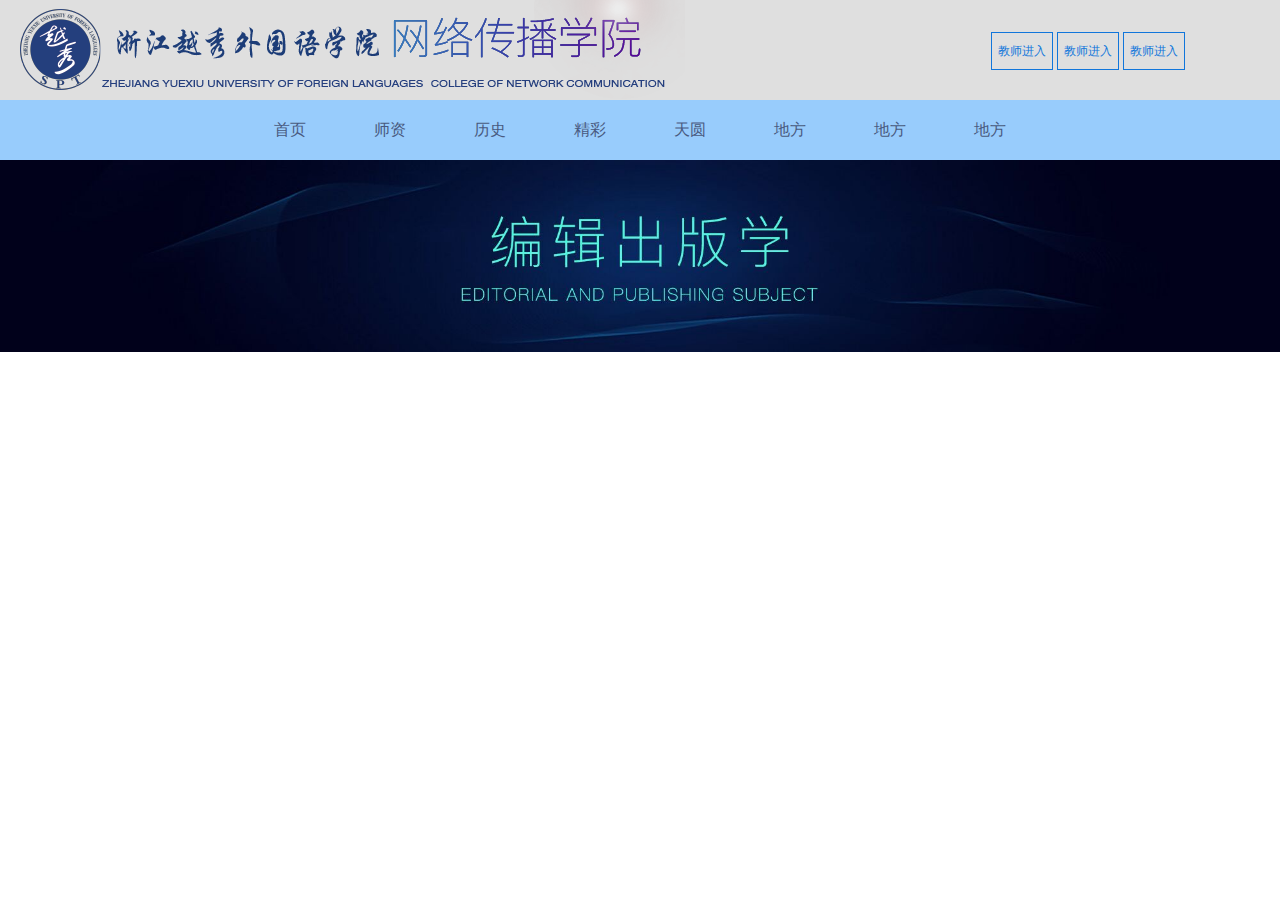
<file: index4/index.html>
<!doctype html>
<html>
<head>
<meta charset="utf-8">
<title>网传管网</title>
<link rel="stylesheet" type="text/css" href="assets/style.css" />
</head>

<body>
    <div class="content">
    	   <div class="header">
        	   <img src="img/logo.png">
             <div class="quickLinks">
            	   <a href="#">教师进入</a>
             	  <a href="#">教师进入</a> 
             	  <a href="#">教师进入</a>
                </div>
            </div>
        <div class="nav">
            <ul>
                <li><a href="#">首页</a></a></li>
                <li><a href="#">师资</a></a></li>
                <li><a href="#">历史</a></a></li>
                <li><a href="#">精彩</a></a></li>
                <li><a href="#">天圆</a></a></li>
                <li><a href="#">地方</a></a></li>
                <li><a href="#">地方</a></a></li>
                <li><a href="#">地方</a></a></li>
            </ul>
        </div>
        <div class="banner">
        </div>
    
    </div>
</body>
</html>
</file>
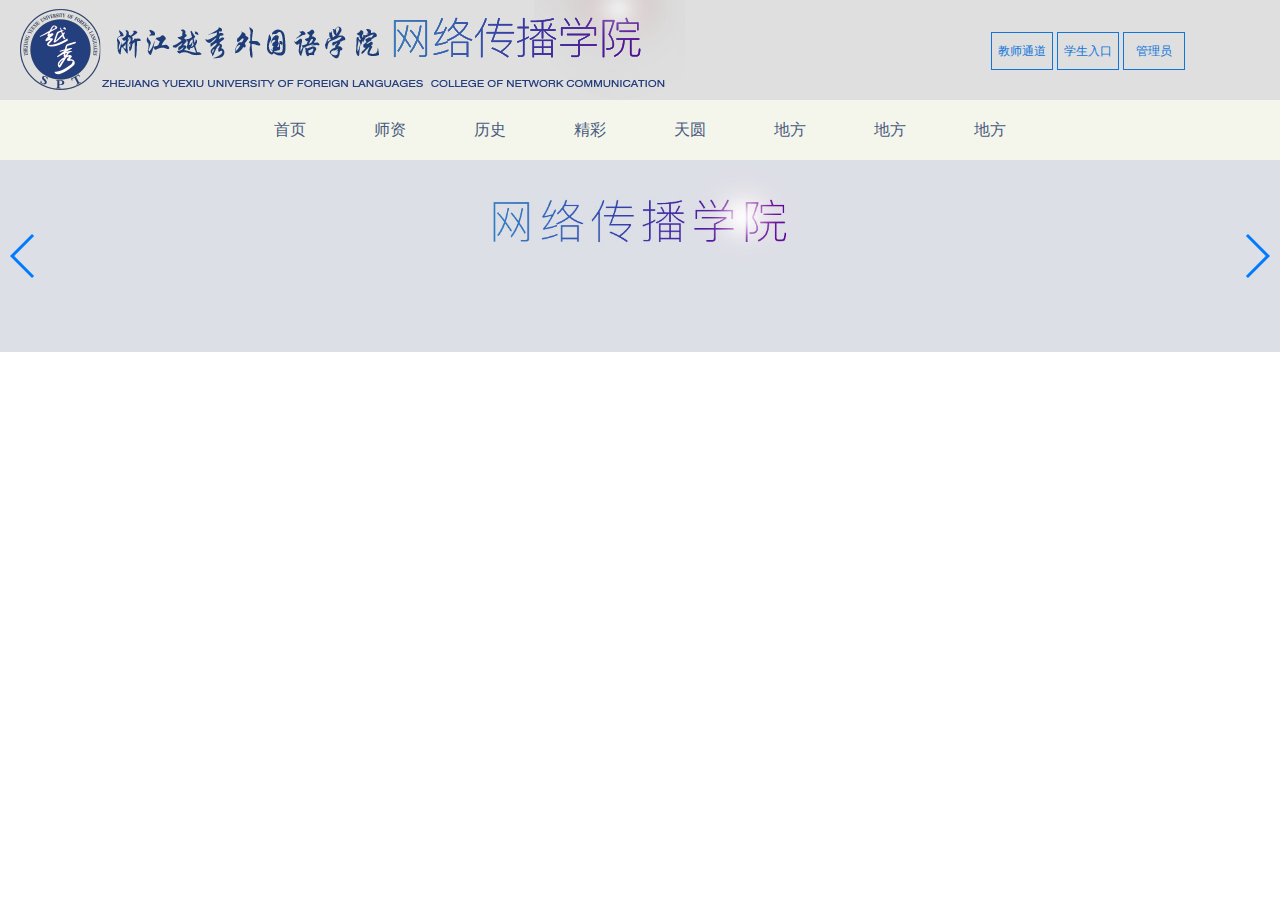
<file: index5 导航待响应/index.html>
﻿<!doctype html>
<html>
<head>
<meta charset="utf-8">
<title>网传官网·第五次改</title>
<link rel="stylesheet" type="text/css" href="assets/style.css"/>
<link rel="stylesheet" type="text/css" href="assets/swiper-3.4.2.min.css"/>
</head>
<body>
    <div class="content">
    	   <div class="header">
        	   <img src="img/logo.png">
             <div class="quickLinks">
            	  <a href="#">教师通道</a>
             	  <a href="#">学生入口</a> 
             	  <a href="#">管理员</a>
                </div>
            </div>
        <div class="nav">
            <ul>
                <li><a href="#">首页</a></li>
                <li><a href="#">师资</a></li>
                <li><a href="#">历史</a></li>
                <li><a href="#">精彩</a></li>
                <li><a href="#">天圆</a></li>
                <li><a href="#">地方</a></li>
                <li><a href="#">地方</a></li>
                <li><a href="#">地方</a></li>
            </ul>
        </div>
         <div class="banner">
         </div>
    </div>
 <!-- swiper start -->
  <div class="swiper-container">
    <div class="swiper-wrapper">
        <div class="banner1 swiper-slide"></div>
        <div class="banner2 swiper-slide"></div>
    </div>
    <!-- 如果需要导航按钮 -->
    <div class="swiper-button-prev"></div>
    <div class="swiper-button-next"></div>
</div>
</body>
<!-- 脚本的标签 js文件 依赖的文件一定要写在最上面 -->
<script src="assets/jquery-3.1.1.min.js"></script>
<script src="assets/swiper.jquery.min.js"></script>
<script>
/*var 定义一个变量,new 初始化一个控件*/
var mySlide = new Swiper ('.swiper-container', {
    loop: true,
    // 如果需要前进后退按钮
    nextButton: '.swiper-button-next',
    prevButton: '.swiper-button-prev',
  })        
/*获取浏览器的视口的宽度*/
var width=$(document).width();
var height=width *300/2000;
$('.swiper-container').css('height',height+'px')
/*alert动态获取视口宽高*/
</script>
</html>
</file>
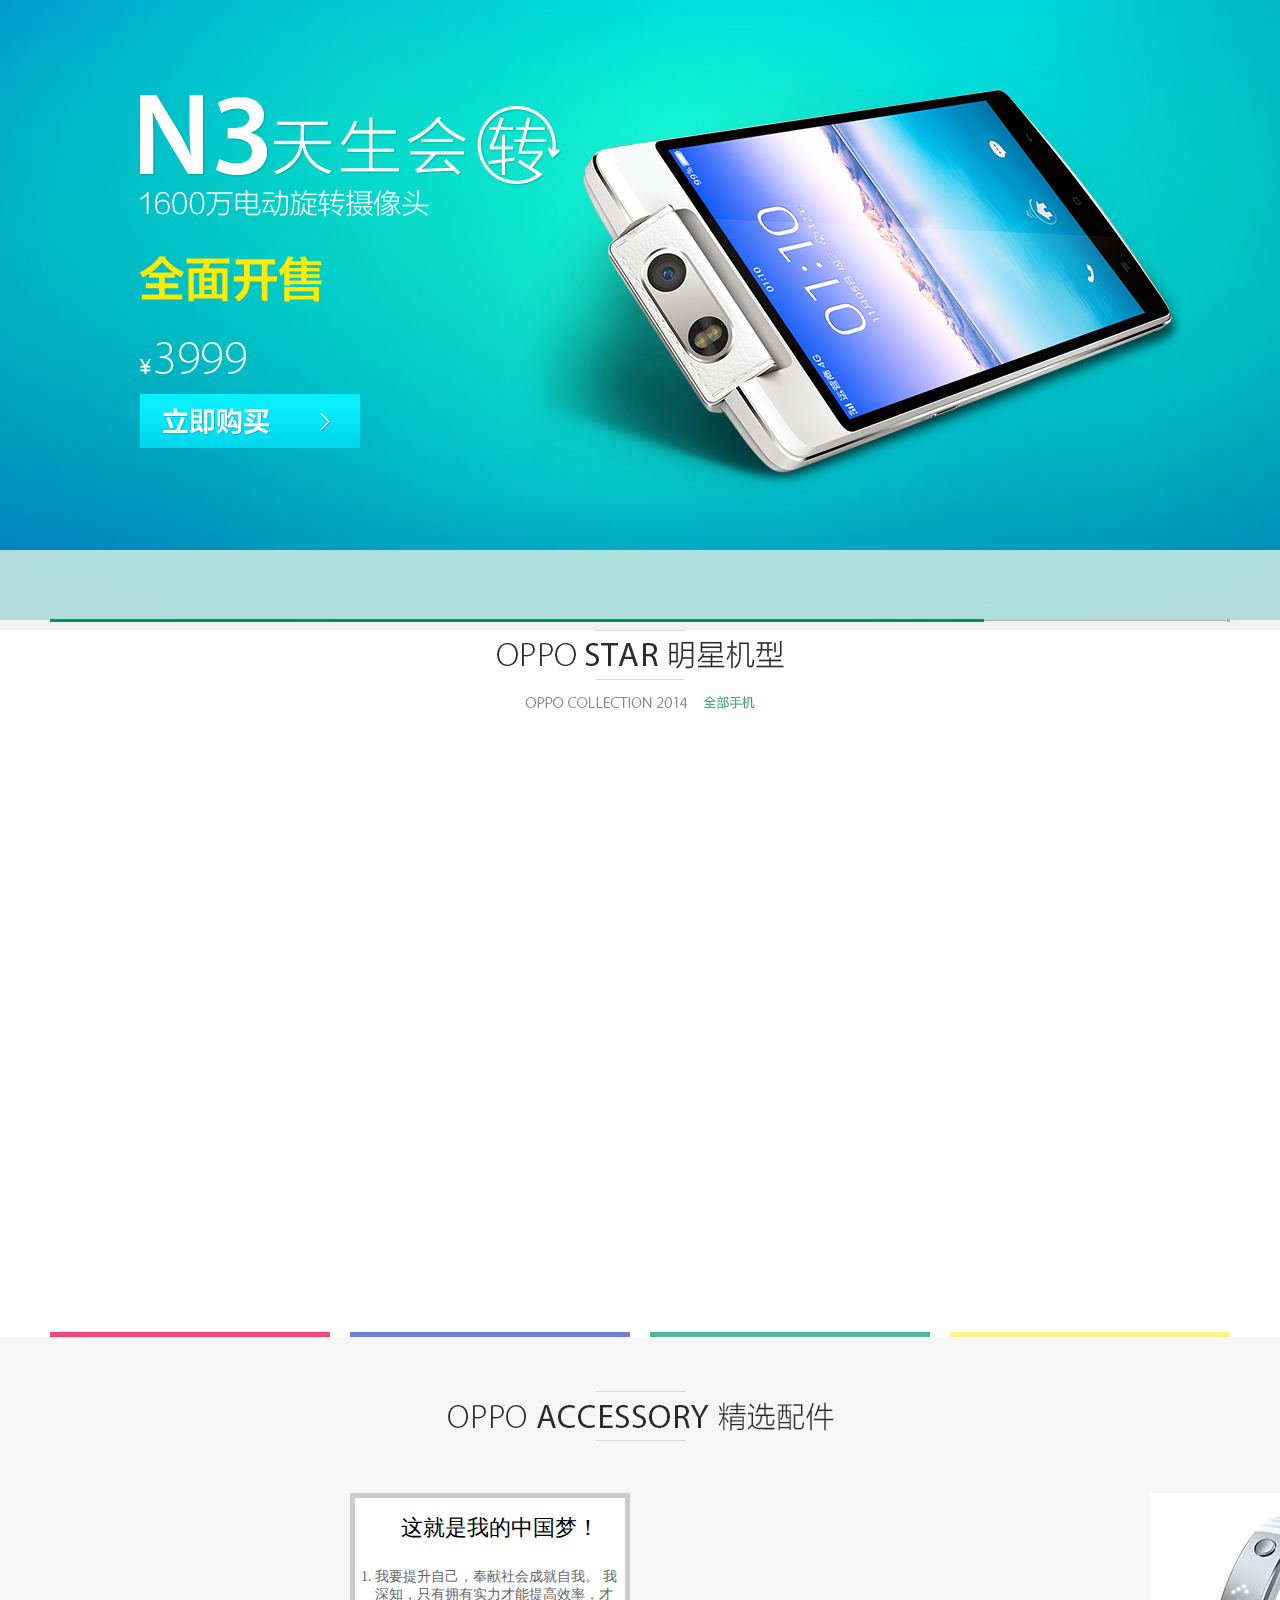
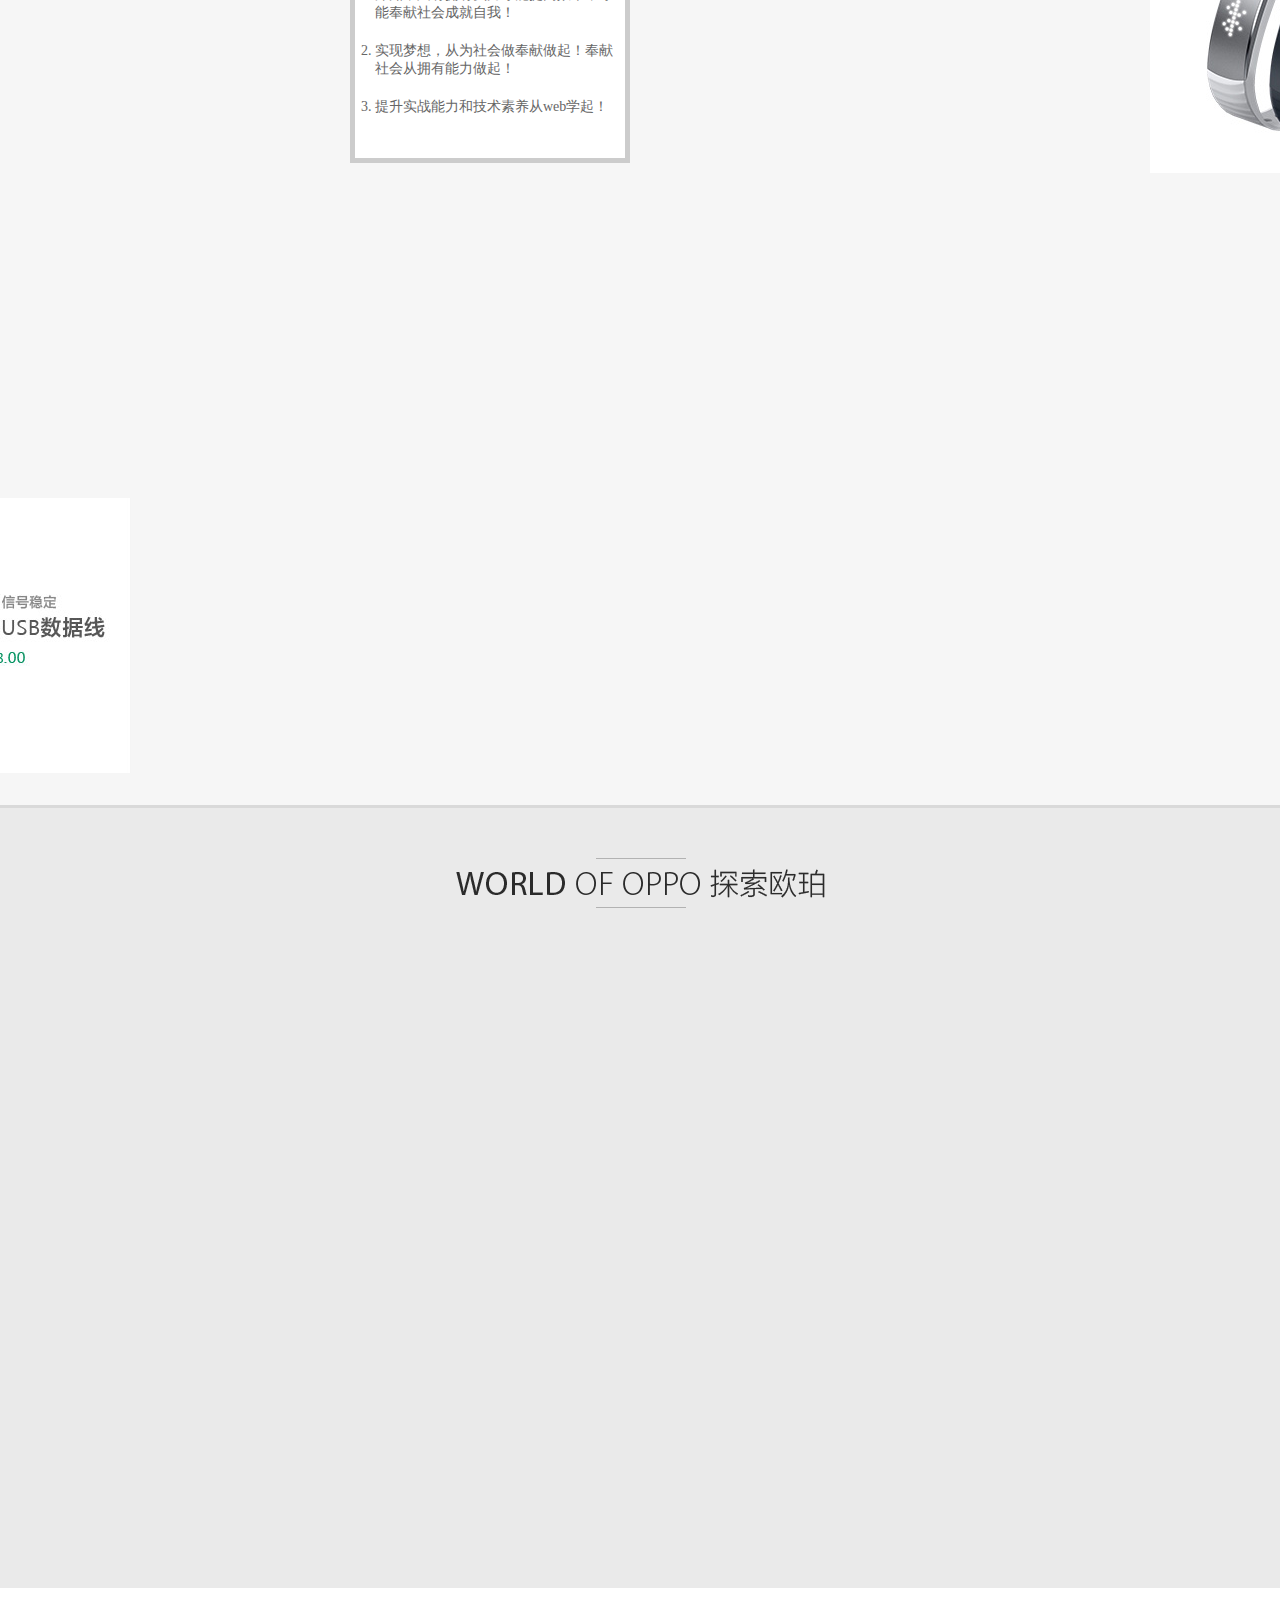
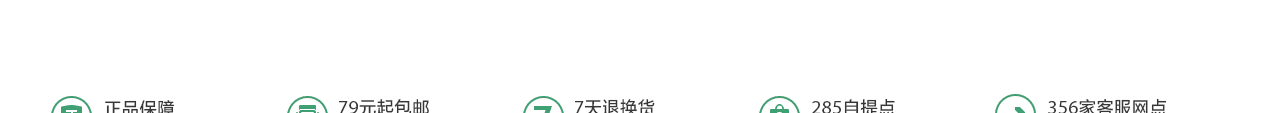
<file: oppo官网/index.html>
<!DOCTYPE HTML>
<html>

	<head>
		<meta http-equiv="Content-Type" content="text/html; charset=utf-8">
		<title>前端工程师项目实战案例-web</title>
		<link href="ajax/index.css" rel="stylesheet" type="text/css" />
	</head>

	<body>

		<!--flash_Start-->
		<div id="flash">
			
			<div id="fbg"></div>
			<!--大图-->
			<div id="f">
				<a id="fa0" active="1" class="fanow">
					<div><img src="img/f00.png"> </div>
					<div><img src="img/f01.png"></div>
					<div><img style="display:none;"></div>
				</a>
				<a id="fa1" active="0" class="fanot">
					<div><img src="img/f10.png"> </div>
					<div><img style="display:none;"></div>
					<div><img style="display:none;"></div>
				</a>
				<a id="fa2" active="0" class="fanot">
					<div> <img src="img/f20.png"> </div>
					<div> <img src="img/f21.png"></div>
					<div> <img src="img/f22.png"> </div>
				</a>
			</div>
			<div id="fnavbg"></div>
			<ul id="fnav"> 
			
			</ul>
			<div class="progress">
				<div id="progress1"></div>
			</div>
		</div>
		<!--flash_End-->
		<div class="startphone">
			<div class="startphone-title">
				<img src="img/class-title.png"/>
			</div>
			<div class="fourphone">
				<ul class="startphone-ul" id="important">
					<li id="first-li" >
						<div class="start-shadow">
							<img src="img/class1.jpg" alt="" /> 
						</div>
						<h2>PHP基础</h2>
						<p>包教会用HTML/CSS/JS做网站前后台页面</p>
						<p>
							<span>￥1680</span><span>立即报名</span><em> </em>
						</p>
					</li >
						<li id="second-li">
						<div class="start-shadow">
							<img src="img/class2.jpg" alt="" /> 
						</div>
						<h2>PHP基础</h2>
						<p>包教会用HTML/CSS/JS做网站前后台页面</p>
						<p>
							<span>￥1680</span><span>立即报名</span><em> </em>
						</p>
					</li>	
					<li  id="third-li">
						<div class="start-shadow">
							<img src="img/class3.jpg" alt="" /> 
						</div>
						<h2>PHP基础</h2>
						<p>包教会用HTML/CSS/JS做网站前后台页面</p>
						<p>
							<span>￥1680</span><span>立即报名</span><em> </em>
						</p>
					</li>	
					<li id="forth-li">
						<div class="start-shadow">
							<img src="img/class4.jpg" alt="" /> 
						</div>
						<h2>PHP基础</h2>
						<p>包教会用HTML/CSS/JS做网站前后台页面</p>
						<p>
							<span>￥1680</span><span>立即报名</span><em> </em>
						</p>
					</li>
				</ul>
			</div>
		</div>
		<!--course-->
		<div id="course">
			<div id="courseone">
				<div id="course-title">
					<img src="img/wb.png"/>
				</div>
				<div id="course-content">
					<div id="course-first" >
						<img src="img/c1.jpg"/>
					</div>
					<div id="course-second"  class="csecond-img">
				        <h2>这就是我的中国梦！</h2>
				        <ol>
				          <li>我要提升自己，奉献社会成就自我。 我深知，只有拥有实力才能提高效率，才能奉献社会成就自我！</li>
				          <li>实现梦想，从为社会做奉献做起！奉献社会从拥有能力做起！</li>
				          <li>提升实战能力和技术素养从web学起！</li>
				        </ol>
					</div>
					<div id="course-third" >
						<img src="img/c5.jpg"/>
					</div>
					<div id="course-forth" >
						<img src="img/c3.jpg"/>
					</div>
					<div id="course-fifth" >
						<img src="img/c6.jpg"/>
					</div>
					<div id="course-sixth" >
						<img src="img/c7.jpg"/>
					</div>
					<div id="course-seventh" >
						<img src="img/c4.jpg"/>
					</div>
					<div id="course-eighth" >
						<img src="img/c8.jpg"/>
					</div>
				</div>
			</div>

		</div>
		<!--student-->
		<div id="student">
			<div id="studentone">
				<div id="student-title">
					<img src="img/weibo.png"/>
				</div>
				<div id="student-content">
					<div id="content-left">
						<div id="contentone" ><img src="img/student1.png"/></div>
						<div id="contenttwo"><img src="img/student2.jpg"/></div>
						<div id="contentthree"><img src="img/student3.jpg"/></div>
						<div id="contentfour"><img src="img/student4.jpg"/></div>
					</div>
					<div id="content-right" >
						<div id="right-button">
							<span class="active">座右铭</span> 
							<span>简介</span>
						</div>
						<div id="right-content">
							<section class="show">
								<ul class="content-list">
									<li>web高级WEB前端工程师班，培养有超强实战能力的前端人才。</li>
									<li>进来的是人才，走出去是精英！</li>
									<li>以进入web为荣，以为web争光为傲！</li>
									<li>没有人能随随便便成功，除非付出不亚于任何人的努力。</li>
								</ul>
							</section>
							<section  class="hidden">
								 <div class="content-introduce">
						          <p>web坐落于安徽合肥美丽的天鹅湖畔(天鹅湖万达广场8号楼13层)，面对天鹅湖，侧望大蜀山。秀丽的风景给人以生活无限美好，学习动力无限的感觉。</p>
						          <p>web目前开设有软件学院、设计学院、营销学院。软件学院以《PHP网站开发系统班》作为典型代表为社会培养了数以千计数的精英人才。 </p>
						          <p>PHP网站开发系统班级分为三个阶段：1、基础阶段 2、中级阶段 3、高级阶段。学员可以单独选择任意一个阶段或系统学习，每个阶段都是包教会的。 </p>
								</div>
							</section>
						</div>
					</div>
				</div>
			</div>
		</div>
		<!--service-->
		<div id="service">
			<div id="service-body">
				<ul id="service-move">
					<li id="serviceone"></li>
					<li id="servicetwo"></li>
					<li id="servicethree"></li>
					<li id="servicefour"></li>
					<li id="servicefive"></li>
				</ul>
			</div>
		</div>
		<script src="ajax/tool.js"></script>
		<script src="ajax/style.js"></script>

	</body>

</html>
</file>
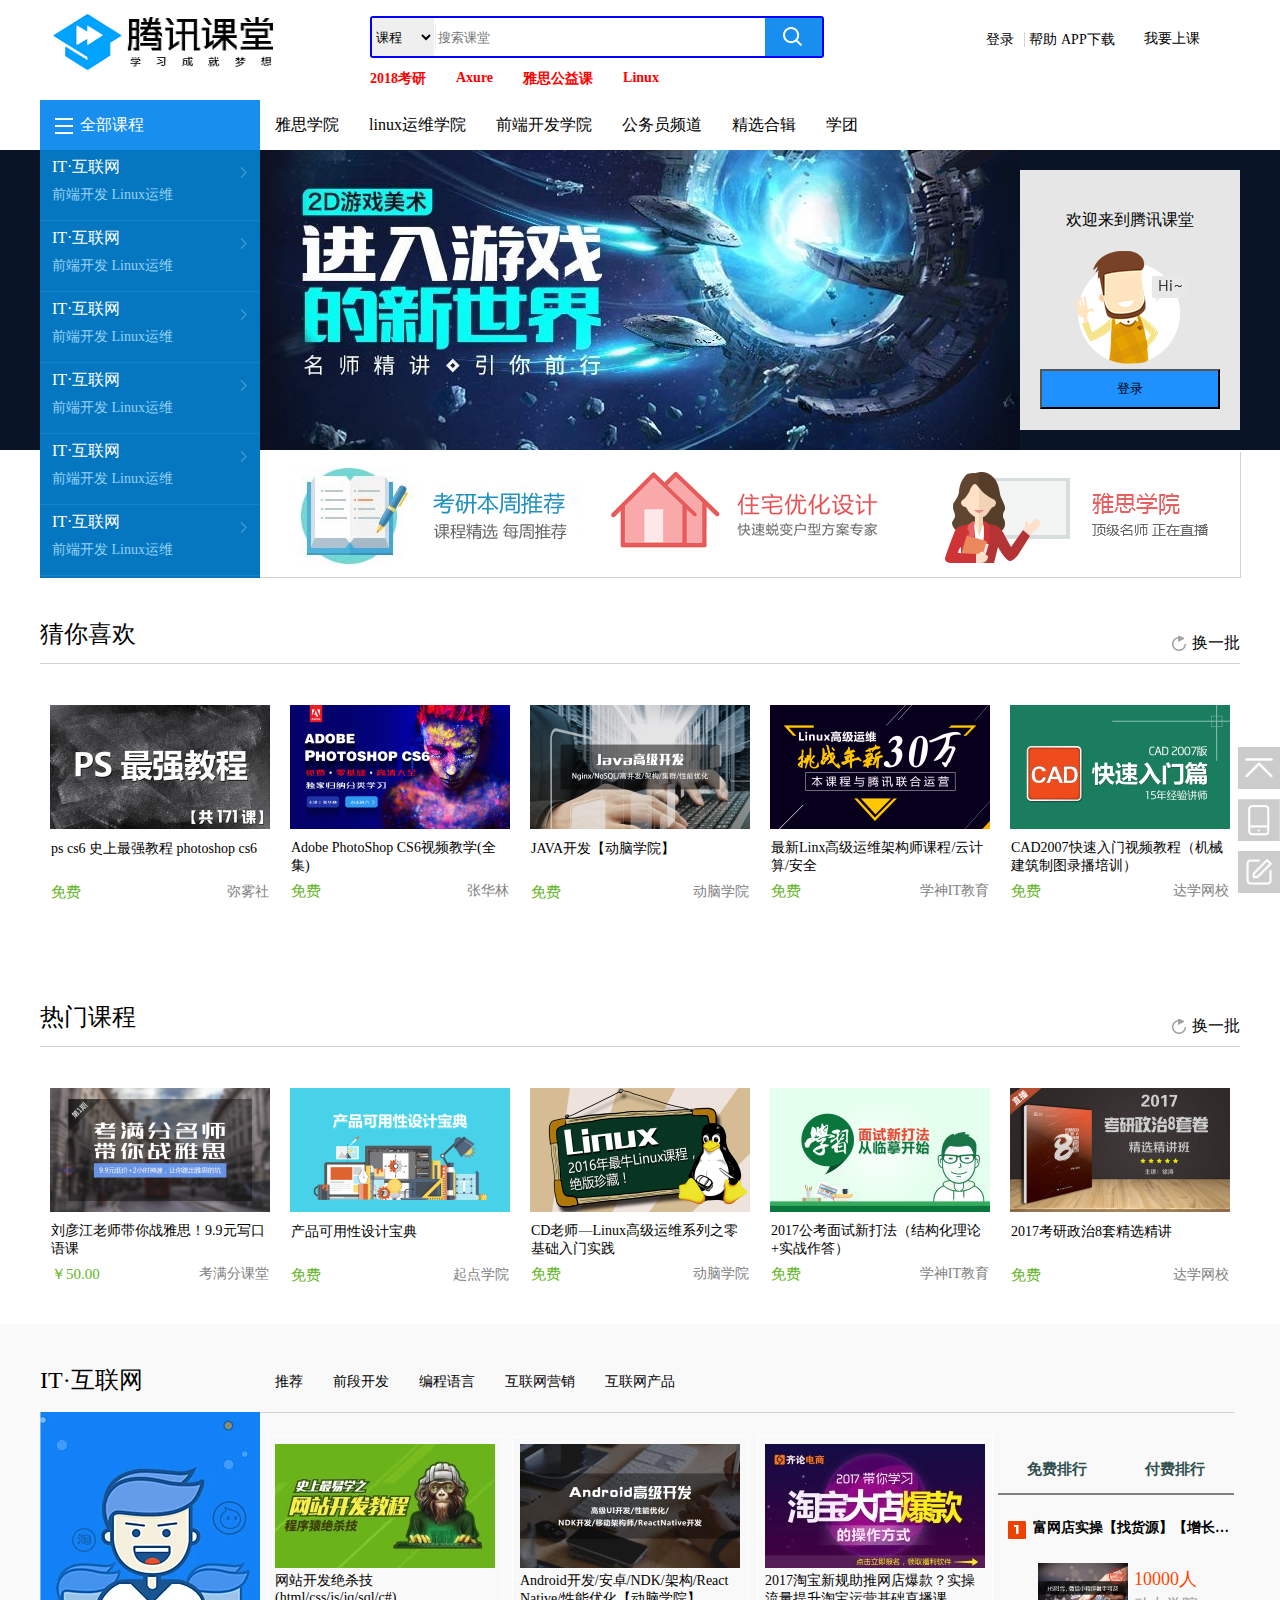
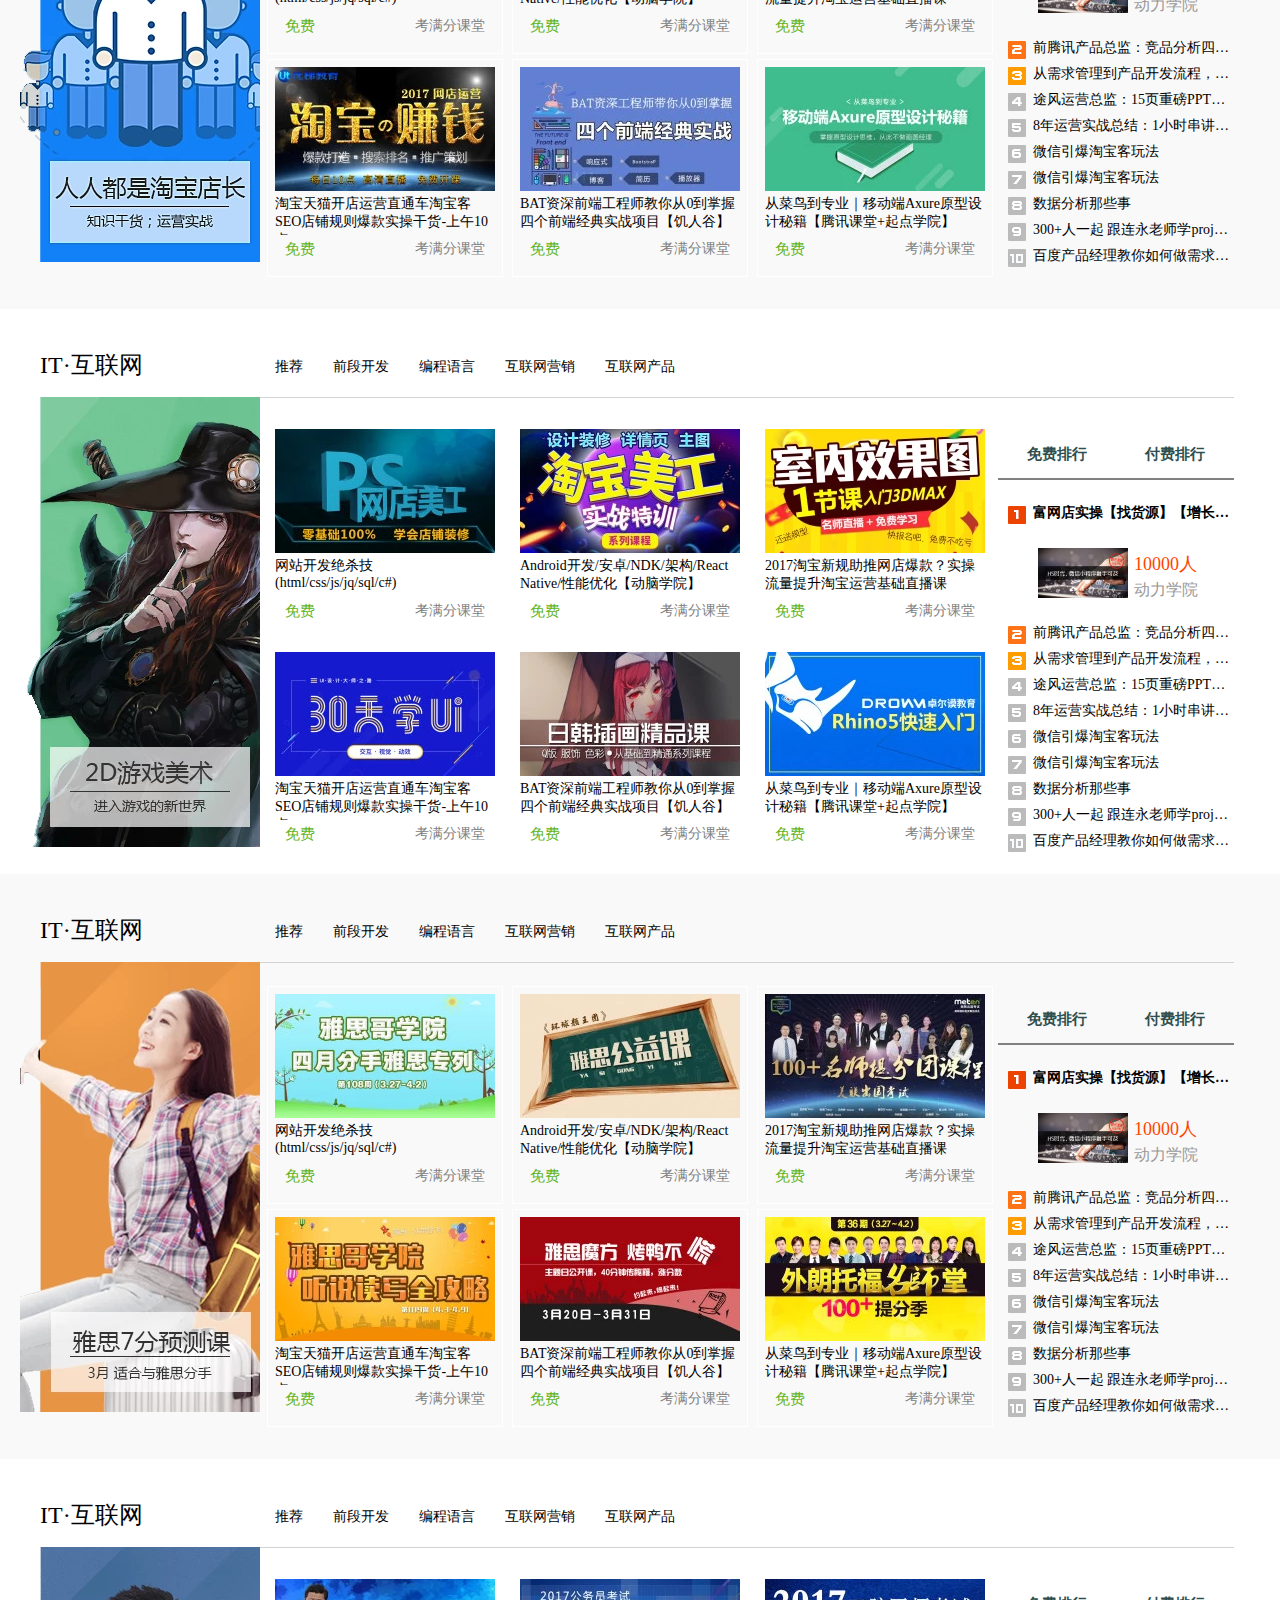
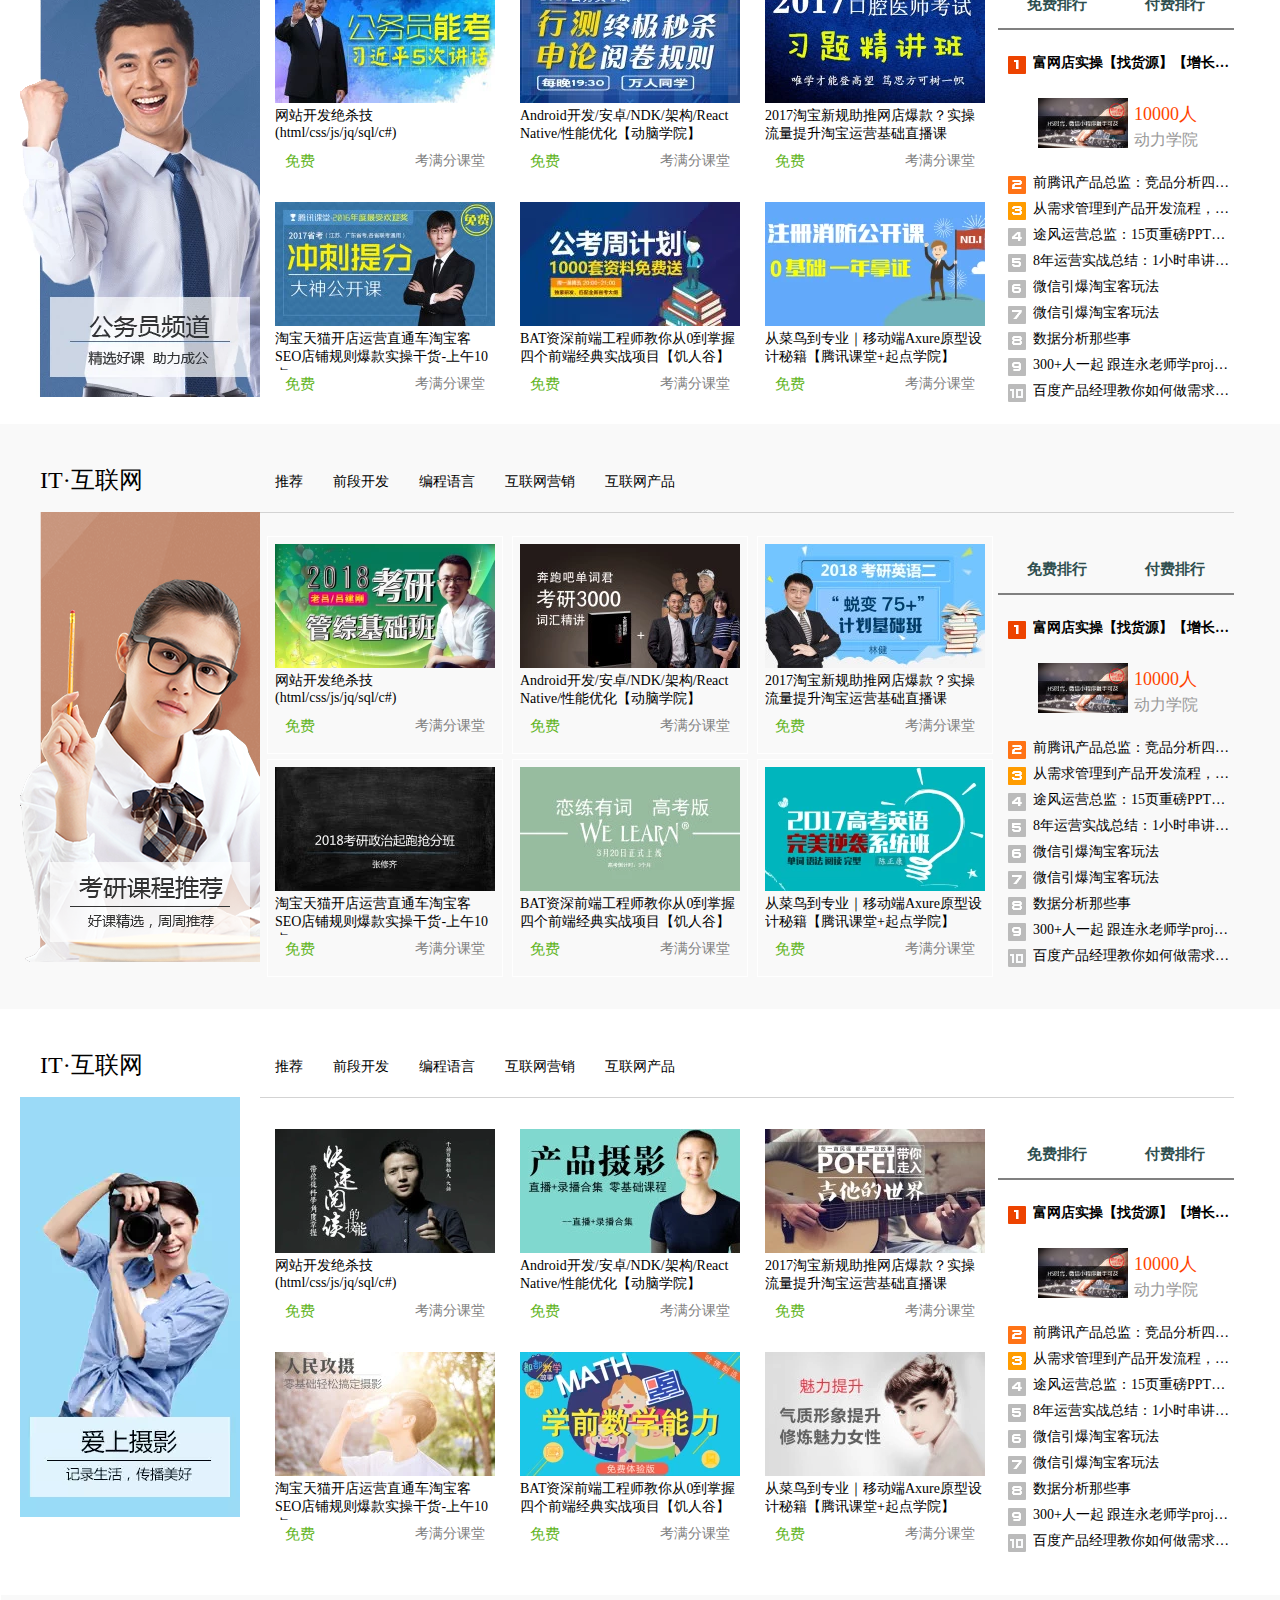
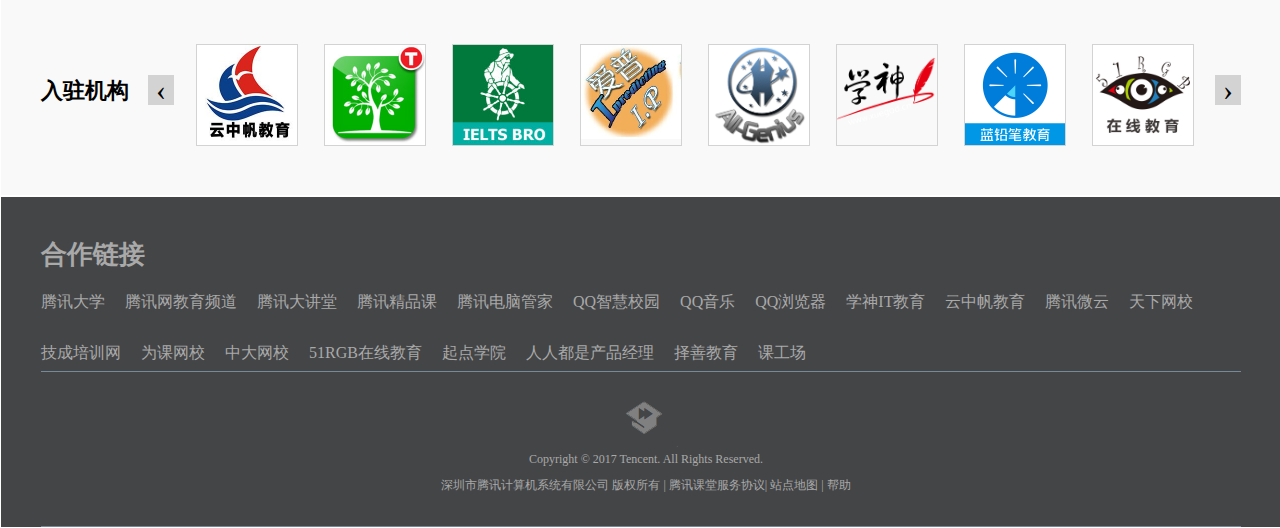
<file: tengxun/index.html>
<!doctype html>
<html lang="en">
<head>
	<meta charset="UTF-8" />
	<title>王和锋 腾讯课堂模仿</title>
	<link rel="stylesheet" href="css/style.css" />
	<link rel="shortcut icon" type="image/x-icon" href="imgs/tubiao.ico"/>
</head>
<body>
	
	<div id="header">
		<div class="logo">
			<img src="imgs/腾讯课堂.png" alt="" />
		</div>
		<div class="search">
			<div class="searchcontent">
				<select name="" id="">
					<option value="" selected="selected">课程</option>
					<option value="">机构</option>
				</select>
				<div class="searchtext">
					<input type="text" placeholder="搜索课堂" />
				</div>
				<div class="searchimg">
					<img src="imgs/fdj.png"/>
				</div>
			</div>
			<div class="searchitems">
				<h3><a href="#">2018考研</a></h3>
				<h3><a href="#">Axure</a></h3>
				<h3><a href="#">雅思公益课</a></h3>
				<h3><a href="#">Linux</a></h3>		
			</div>
		</div>
		<div class="header-login">
			<a href="#">登录</a>
			<a href="#">帮助</a>
			<a href="#">APP下载</a>
			<div class="attend-class">我要上课
			<div class="class-begins">
				<ul>
					<li><a href="">教育机构开课</a></li>
					<li><a href="">个人老师开课</a></li>
				</ul>
				</div>
			</div>
		</div>
	</div>
	
	<div id="list">
		<div class="list-vertical">
				<nav>
					<h1><a href="">全部课程</a></h1>
					<ul>
						<li>
							<a href="">IT·互联网</a>

							<div>
								<a href="">前端开发 </a>
								<a href="">Linux运维</a>
							</div>

							<div class="sub">
								二级导航放到最后一个AAAAA
							</div>

						</li>
						<li>
							<a href="">IT·互联网</a>

							<div>
								<a href="">前端开发 </a>
								<a href="">Linux运维</a>
							</div>

							<div class="sub">
								BBBBBBBB二级导航放到最后一个
							</div>

						</li>
						<li>
							<a href="">IT·互联网</a>

							<div>
								<a href="">前端开发 </a>
								<a href="">Linux运维</a>
							</div>

							<div class="sub">
								CCCCCCC二级导航放到最后一个
							</div>

						</li>
						<li>
							<a href="">IT·互联网</a>

							<div>
								<a href="">前端开发 </a>
								<a href="">Linux运维</a>
							</div>

							<div class="sub">
								EEEEEEE二级导航放到最后一个
							</div>

						</li>
						<li>
							<a href="">IT·互联网</a>

							<div>
								<a href="">前端开发 </a>
								<a href="">Linux运维</a>
							</div>

							<div class="sub">
								FFFFFFF二级导航放到最后一个
							</div>

						</li>
						<li>
							<a href="">IT·互联网</a>

							<div>
								<a href="">前端开发 </a>
								<a href="">Linux运维</a>
							</div>

							<div class="sub">
								GGGGGG二级导航放到最后一个
							</div>

						</li>

					</ul>
				</nav>
		</div>
		<div class="list-horizontal">
			<ul>
				<li><a href="">雅思学院</a></li>
				<li><a href="">linux运维学院</a></li>
				<li><a href="">前端开发学院</a></li>
				<li><a href="">公务员频道</a></li>
				<li><a href="">精选合辑</a></li>
				<li><a href="">学团</a></li>
			</ul>
		</div>
		<div class="list-img">
			<img src="imgs/banner/banner1.jpg"/>
		</div>
		<div class="welcome">
			<h2>欢迎来到腾讯课堂</h2>
			<img src="imgs/Hi.png"/>
			<div><button>登录</button></div>
		</div>		
		<div class="list-imgthree">
			<img src="imgs/img1.png"/ alt="" style=" width:326px;"/>
			<img src="imgs/img2.jpg" alt=""  style=" width:326px;"/>
			<img src="imgs/img3.png" alt=""  style=" width:326px;"/>
		</div>
	</div>
	<div id="body-bg"></div>
	 <div id="guess-like">
	 	<div class="like-header">
		 	<h2>猜你喜欢</h2>
		 	<div class="like-right">
		 		<i class="icon"></i><span>换一批</span>
		 	</div>	
	 	</div>
	 	<div class="like-class">
		 	<ul>
		 		<li><img src="imgs/guessYourHobbies/220.jpg"/><a href="#">ps cs6 史上最强教程 photoshop&nbsp;cs6</a>
		 			<span><a href="#">免费</a></span>
		 			<span><a href="#">弥雾社</a></span>
		 		</li>
		 		<li><img src="imgs/guessYourHobbies/221.jpg"/><a href="#">Adobe PhotoShop CS6视频教学(全集)</a>
		 			<span><a href="#">免费</a></span>
		 			<span><a href="#">张华林</a></span>
		 		</li>
		 		<li><img src="imgs/guessYourHobbies/222.png"/><a href="#">JAVA开发【动脑学院】</a>
		 			<span><a href="#">免费</a></span>
		 			<span><a href="#">动脑学院</a></span>
		 		</li>
		 		<li><img src="imgs/guessYourHobbies/223.png"/><a href="#">最新Linx高级运维架构师课程/云计算/安全</a>
		 			<span><a href="#">免费</a></span>
		 			<span><a href="#">学神IT教育</a></span>
		 		</li>
		 		<li><img src="imgs/guessYourHobbies/224.jpg"/><a href="#">CAD2007快速入门视频教程（机械建筑制图录播培训）</a>
		 			<span><a href="#">免费</a></span>
		 			<span><a href="#">达学网校</a></span>
		 		</li>
		 	</ul>	
		 </div>
	 </div>
	 <div id="hot-class">
	 	<div class="like-header">
		 	<h2>热门课程</h2>
		 	<div class="like-right">
		 		<i class="icon"></i><span>换一批</span>
		 	</div>	
	 	</div>
	 	<div class="like-class">
		 	<ul>
		 		<li><img src="imgs/hotcourse/111.png"/><a href="#">刘彦江老师带你战雅思！9.9元写口语课</a>
		 			<span><a href="#">￥50.00</a></span>
		 			<span><a href="#">考满分课堂</a></span>
		 		</li>
		 		<li><img src="imgs/hotcourse/22.jpg"/><a href="#">产品可用性设计宝典</a>
		 			<span><a href="#">免费</a></span>
		 			<span><a href="#">起点学院</a></span>
		 		</li>
		 		<li><img src="imgs/hotcourse/330.png"/><a href="#">CD老师—Linux高级运维系列之零基础入门实践</a>
		 			<span><a href="#">免费</a></span>
		 			<span><a href="#">动脑学院</a></span>
		 		</li>
		 		<li><img src="imgs/hotcourse/44.jpg"/><a href="#">2017公考面试新打法（结构化理论+实战作答）</a>
		 			<span><a href="#">免费</a></span>
		 			<span><a href="#">学神IT教育</a></span>
		 		</li>
		 		<li><img src="imgs/hotcourse/55.jpg"/><a href="#">2017考研政治8套精选精讲</a>
		 			<span><a href="#">免费</a></span>
		 			<span><a href="#">达学网校</a></span>
		 		</li>
		 	</ul>	
		 </div>
	 </div>
	<div id="fist-content">
		<div class="main-content">
			<div class="left-content">
				<h2>IT·互联网</h2>
				<img src="imgs/content/1.png"/>
			</div>
			<div class="center-nav">
					<ul>
						<li><a href="">推荐</a></li>
						<li><a href="">前段开发</a></li>
						<li><a href="">编程语言</a></li>
						<li><a href="">互联网营销</a></li>
						<li><a href="">互联网产品</a></li>
					</ul>
				</div>
			<div class="center-content">
				<div class="six-img">
					<ul>
						<li><img src="imgs/content/2.png" alt="" /><a href="">网站开发绝杀技  (html/css/js/jq/sql/c#)</a>
					<span><a href="#">免费</a></span>
			 		<span><a href="#">考满分课堂</a></span>
						</li>
						<li><img src="imgs/content/3.png" alt="" /><a href="">Android开发/安卓/NDK/架构/React Native/性能优化【动脑学院】</a>
							<span><a href="#">免费</a></span>
			 				<span><a href="#">考满分课堂</a></span>
						</li>
						<li><img src="imgs/content/4.png" alt="" /><a href="">2017淘宝新规助推网店爆款？实操流量提升淘宝运营基础直播课</a>
							<span><a href="#">免费</a></span>
			 				<span><a href="#">考满分课堂</a></span>
						</li>
						<li><img src="imgs/content/5.png" alt="" /><a href="">淘宝天猫开店运营直通车淘宝客SEO店铺规则爆款实操干货-上午10点</a>
							<span><a href="#">免费</a></span>
			 				<span><a href="#">考满分课堂</a></span>
						</li>
						<li><img src="imgs/content/6.png" alt="" /><a href="">BAT资深前端工程师教你从0到掌握四个前端经典实战项目【饥人谷】</a>
							<span><a href="#">免费</a></span>
			 				<span><a href="#">考满分课堂</a></span>
						</li>
						<li><img src="imgs/content/7.png" alt="" /><a href="">从菜鸟到专业｜移动端Axure原型设计秘籍【腾讯课堂+起点学院】</a>
							<span><a href="#">免费</a></span>
			 				<span><a href="#">考满分课堂</a></span> 	
						</li>
					</ul>
				</div>	
			</div>
			<div class="center-aside">
				<div class="top">
					<h3><span class="active">免费排行</span><span>付费排行</span></h3>
				</div>
				<div class="list">
					<ul>
						<li>
							<h4><a href="#">富网店实操【找货源】【增长30%流量方法】</a></h4>
							<div class="li1desc"> <img src="imgs/pic/90.jpg" width="90" height="50" />
								<h5>10000人</h5>
								<cite>动力学院</cite> </div>
						</li>
						<li>
							<a href="#" "">前腾讯产品总监：竞品分析四部曲</a>
						</li>
						<li>
							<a href="#" "">从需求管理到产品开发流程，硅谷产品方法论大揭秘</a>
						</li>
						<li>
							<a href="#" "">途风运营总监：15页重磅PPT，讲透三大核心思维</a>
						</li>
						<li>
							<a href="#" "">8年运营实战总结：1小时串讲运营知识体系</a>
						</li>
						<li>
							<a href="#" "">微信引爆淘宝客玩法</a>
						</li>
						<li>
							<a href="#" "">微信引爆淘宝客玩法</a>
						</li>
						<li>
							<a href="#" "">数据分析那些事</a>
						</li>
						<li>
							<a href="#" "">300+人一起  跟连永老师学project---每周2晚7：30直播答疑</a>
						</li>
						<li>
							<a href="#" "">百度产品经理教你如何做需求分析</a>
						</li>
					</ul>
				</div>
			</div>
		</div>
	</div>
	<div id="second-content">
		<div class="main-content">
			<div class="left-content">
				<h2>IT·互联网</h2>
				<img src="imgs/content/8.png"/>
			</div>
			<div class="center-nav">
					<ul>
						<li><a href="">推荐</a></li>
						<li><a href="">前段开发</a></li>
						<li><a href="">编程语言</a></li>
						<li><a href="">互联网营销</a></li>
						<li><a href="">互联网产品</a></li>
					</ul>
				</div>
			<div class="center-content">
				<div class="six-img">
					<ul>
						<li><img src="imgs/content/9.png" alt="" /><a href="">网站开发绝杀技  (html/css/js/jq/sql/c#)</a>
					<span><a href="#">免费</a></span>
			 		<span><a href="#">考满分课堂</a></span>
						</li>
						<li><img src="imgs/content/10.png" alt="" /><a href="">Android开发/安卓/NDK/架构/React Native/性能优化【动脑学院】</a>
							<span><a href="#">免费</a></span>
			 				<span><a href="#">考满分课堂</a></span>
						</li>
						<li><img src="imgs/content/11.png" alt="" /><a href="">2017淘宝新规助推网店爆款？实操流量提升淘宝运营基础直播课</a>
							<span><a href="#">免费</a></span>
			 				<span><a href="#">考满分课堂</a></span>
						</li>
						<li><img src="imgs/content/12.png" alt="" /><a href="">淘宝天猫开店运营直通车淘宝客SEO店铺规则爆款实操干货-上午10点</a>
							<span><a href="#">免费</a></span>
			 				<span><a href="#">考满分课堂</a></span>
						</li>
						<li><img src="imgs/content/13.png" alt="" /><a href="">BAT资深前端工程师教你从0到掌握四个前端经典实战项目【饥人谷】</a>
							<span><a href="#">免费</a></span>
			 				<span><a href="#">考满分课堂</a></span>
						</li>
						<li><img src="imgs/content/14.png" alt="" /><a href="">从菜鸟到专业｜移动端Axure原型设计秘籍【腾讯课堂+起点学院】</a>
							<span><a href="#">免费</a></span>
			 				<span><a href="#">考满分课堂</a></span> 	
						</li>
					</ul>
				</div>	
			</div>
			<div class="center-aside">
				<div class="top">
					<h3><span class="active">免费排行</span><span>付费排行</span></h3>
				</div>
				<div class="list">
					<ul>
						<li>
							<h4><a href="#">富网店实操【找货源】【增长30%流量方法】</a></h4>
							<div class="li1desc"> <img src="imgs/pic/90.jpg" width="90" height="50" />
								<h5>10000人</h5>
								<cite>动力学院</cite> </div>
						</li>
						<li>
							<a href="#" "">前腾讯产品总监：竞品分析四部曲</a>
						</li>
						<li>
							<a href="#" "">从需求管理到产品开发流程，硅谷产品方法论大揭秘</a>
						</li>
						<li>
							<a href="#" "">途风运营总监：15页重磅PPT，讲透三大核心思维</a>
						</li>
						<li>
							<a href="#" "">8年运营实战总结：1小时串讲运营知识体系</a>
						</li>
						<li>
							<a href="#" "">微信引爆淘宝客玩法</a>
						</li>
						<li>
							<a href="#" "">微信引爆淘宝客玩法</a>
						</li>
						<li>
							<a href="#" "">数据分析那些事</a>
						</li>
						<li>
							<a href="#" "">300+人一起  跟连永老师学project---每周2晚7：30直播答疑</a>
						</li>
						<li>
							<a href="#" "">百度产品经理教你如何做需求分析</a>
						</li>
					</ul>
				</div>
			</div>
		</div>
	</div>	
	<div id="third-content">
		<div class="main-content">
			<div class="left-content">
				<h2>IT·互联网</h2>
				<img src="imgs/content/15.png"/>
			</div>
			<div class="center-nav">
					<ul>
						<li><a href="">推荐</a></li>
						<li><a href="">前段开发</a></li>
						<li><a href="">编程语言</a></li>
						<li><a href="">互联网营销</a></li>
						<li><a href="">互联网产品</a></li>
					</ul>
				</div>
			<div class="center-content">
				<div class="six-img">
					<ul>
						<li><img src="imgs/content/16.png" alt="" /><a href="">网站开发绝杀技  (html/css/js/jq/sql/c#)</a>
					<span><a href="#">免费</a></span>
			 		<span><a href="#">考满分课堂</a></span>
						</li>
						<li><img src="imgs/content/17.png" alt="" /><a href="">Android开发/安卓/NDK/架构/React Native/性能优化【动脑学院】</a>
							<span><a href="#">免费</a></span>
			 				<span><a href="#">考满分课堂</a></span>
						</li>
						<li><img src="imgs/content/18.png" alt="" /><a href="">2017淘宝新规助推网店爆款？实操流量提升淘宝运营基础直播课</a>
							<span><a href="#">免费</a></span>
			 				<span><a href="#">考满分课堂</a></span>
						</li>
						<li><img src="imgs/content/19.png" alt="" /><a href="">淘宝天猫开店运营直通车淘宝客SEO店铺规则爆款实操干货-上午10点</a>
							<span><a href="#">免费</a></span>
			 				<span><a href="#">考满分课堂</a></span>
						</li>
						<li><img src="imgs/content/20.png" alt="" /><a href="">BAT资深前端工程师教你从0到掌握四个前端经典实战项目【饥人谷】</a>
							<span><a href="#">免费</a></span>
			 				<span><a href="#">考满分课堂</a></span>
						</li>
						<li><img src="imgs/content/21.png" alt="" /><a href="">从菜鸟到专业｜移动端Axure原型设计秘籍【腾讯课堂+起点学院】</a>
							<span><a href="#">免费</a></span>
			 				<span><a href="#">考满分课堂</a></span> 	
						</li>
					</ul>
				</div>	
			</div>
			<div class="center-aside">
				<div class="top">
					<h3><span class="active">免费排行</span><span>付费排行</span></h3>
				</div>
				<div class="list">
					<ul>
						<li>
							<h4><a href="#">富网店实操【找货源】【增长30%流量方法】</a></h4>
							<div class="li1desc"> <img src="imgs/pic/90.jpg" width="90" height="50" />
								<h5>10000人</h5>
								<cite>动力学院</cite> </div>
						</li>
						<li>
							<a href="#" "">前腾讯产品总监：竞品分析四部曲</a>
						</li>
						<li>
							<a href="#" "">从需求管理到产品开发流程，硅谷产品方法论大揭秘</a>
						</li>
						<li>
							<a href="#" "">途风运营总监：15页重磅PPT，讲透三大核心思维</a>
						</li>
						<li>
							<a href="#" "">8年运营实战总结：1小时串讲运营知识体系</a>
						</li>
						<li>
							<a href="#" "">微信引爆淘宝客玩法</a>
						</li>
						<li>
							<a href="#" "">微信引爆淘宝客玩法</a>
						</li>
						<li>
							<a href="#" "">数据分析那些事</a>
						</li>
						<li>
							<a href="#" "">300+人一起  跟连永老师学project---每周2晚7：30直播答疑</a>
						</li>
						<li>
							<a href="#" "">百度产品经理教你如何做需求分析</a>
						</li>
					</ul>
				</div>
			</div>
		</div>
	</div>
	<div id="fourth-content">
		<div class="main-content">
			<div class="left-content">
				<h2>IT·互联网</h2>
				<img src="imgs/content/22.png"/>
			</div>
			<div class="center-nav">
					<ul>
						<li><a href="">推荐</a></li>
						<li><a href="">前段开发</a></li>
						<li><a href="">编程语言</a></li>
						<li><a href="">互联网营销</a></li>
						<li><a href="">互联网产品</a></li>
					</ul>
				</div>
			<div class="center-content">
				<div class="six-img">
					<ul>
						<li><img src="imgs/content/23.png" alt="" /><a href="">网站开发绝杀技  (html/css/js/jq/sql/c#)</a>
					<span><a href="#">免费</a></span>
			 		<span><a href="#">考满分课堂</a></span>
						</li>
						<li><img src="imgs/content/24.png" alt="" /><a href="">Android开发/安卓/NDK/架构/React Native/性能优化【动脑学院】</a>
							<span><a href="#">免费</a></span>
			 				<span><a href="#">考满分课堂</a></span>
						</li>
						<li><img src="imgs/content/25.png" alt="" /><a href="">2017淘宝新规助推网店爆款？实操流量提升淘宝运营基础直播课</a>
							<span><a href="#">免费</a></span>
			 				<span><a href="#">考满分课堂</a></span>
						</li>
						<li><img src="imgs/content/26.png" alt="" /><a href="">淘宝天猫开店运营直通车淘宝客SEO店铺规则爆款实操干货-上午10点</a>
							<span><a href="#">免费</a></span>
			 				<span><a href="#">考满分课堂</a></span>
						</li>
						<li><img src="imgs/content/27.png" alt="" /><a href="">BAT资深前端工程师教你从0到掌握四个前端经典实战项目【饥人谷】</a>
							<span><a href="#">免费</a></span>
			 				<span><a href="#">考满分课堂</a></span>
						</li>
						<li><img src="imgs/content/28.png" alt="" /><a href="">从菜鸟到专业｜移动端Axure原型设计秘籍【腾讯课堂+起点学院】</a>
							<span><a href="#">免费</a></span>
			 				<span><a href="#">考满分课堂</a></span> 	
						</li>
					</ul>
				</div>	
			</div>
			<div class="center-aside">
				<div class="top">
					<h3><span class="active">免费排行</span><span>付费排行</span></h3>
				</div>
				<div class="list">
					<ul>
						<li>
							<h4><a href="#">富网店实操【找货源】【增长30%流量方法】</a></h4>
							<div class="li1desc"> <img src="imgs/pic/90.jpg" width="90" height="50" />
								<h5>10000人</h5>
								<cite>动力学院</cite> </div>
						</li>
						<li>
							<a href="#" "">前腾讯产品总监：竞品分析四部曲</a>
						</li>
						<li>
							<a href="#" "">从需求管理到产品开发流程，硅谷产品方法论大揭秘</a>
						</li>
						<li>
							<a href="#" "">途风运营总监：15页重磅PPT，讲透三大核心思维</a>
						</li>
						<li>
							<a href="#" "">8年运营实战总结：1小时串讲运营知识体系</a>
						</li>
						<li>
							<a href="#" "">微信引爆淘宝客玩法</a>
						</li>
						<li>
							<a href="#" "">微信引爆淘宝客玩法</a>
						</li>
						<li>
							<a href="#" "">数据分析那些事</a>
						</li>
						<li>
							<a href="#" "">300+人一起  跟连永老师学project---每周2晚7：30直播答疑</a>
						</li>
						<li>
							<a href="#" "">百度产品经理教你如何做需求分析</a>
						</li>
					</ul>
				</div>
			</div>
		</div>
	</div>
	<div id="fifth-content">
		<div class="main-content">
			<div class="left-content">
				<h2>IT·互联网</h2>
				<img src="imgs/content/29.png"/>
			</div>
			<div class="center-nav">
					<ul>
						<li><a href="">推荐</a></li>
						<li><a href="">前段开发</a></li>
						<li><a href="">编程语言</a></li>
						<li><a href="">互联网营销</a></li>
						<li><a href="">互联网产品</a></li>
					</ul>
				</div>
			<div class="center-content">
				<div class="six-img">
					<ul>
						<li><img src="imgs/content/30.png" alt="" /><a href="">网站开发绝杀技  (html/css/js/jq/sql/c#)</a>
					<span><a href="#">免费</a></span>
			 		<span><a href="#">考满分课堂</a></span>
						</li>
						<li><img src="imgs/content/31.png" alt="" /><a href="">Android开发/安卓/NDK/架构/React Native/性能优化【动脑学院】</a>
							<span><a href="#">免费</a></span>
			 				<span><a href="#">考满分课堂</a></span>
						</li>
						<li><img src="imgs/content/32.png" alt="" /><a href="">2017淘宝新规助推网店爆款？实操流量提升淘宝运营基础直播课</a>
							<span><a href="#">免费</a></span>
			 				<span><a href="#">考满分课堂</a></span>
						</li>
						<li><img src="imgs/content/33.png" alt="" /><a href="">淘宝天猫开店运营直通车淘宝客SEO店铺规则爆款实操干货-上午10点</a>
							<span><a href="#">免费</a></span>
			 				<span><a href="#">考满分课堂</a></span>
						</li>
						<li><img src="imgs/content/34.png" alt="" /><a href="">BAT资深前端工程师教你从0到掌握四个前端经典实战项目【饥人谷】</a>
							<span><a href="#">免费</a></span>
			 				<span><a href="#">考满分课堂</a></span>
						</li>
						<li><img src="imgs/content/35.png" alt="" /><a href="">从菜鸟到专业｜移动端Axure原型设计秘籍【腾讯课堂+起点学院】</a>
							<span><a href="#">免费</a></span>
			 				<span><a href="#">考满分课堂</a></span> 	
						</li>
					</ul>
				</div>	
			</div>
			<div class="center-aside">
				<div class="top">
					<h3><span class="active">免费排行</span><span>付费排行</span></h3>
				</div>
				<div class="list">
					<ul>
						<li>
							<h4><a href="#">富网店实操【找货源】【增长30%流量方法】</a></h4>
							<div class="li1desc"> <img src="imgs/pic/90.jpg" width="90" height="50" />
								<h5>10000人</h5>
								<cite>动力学院</cite> </div>
						</li>
						<li>
							<a href="#" "">前腾讯产品总监：竞品分析四部曲</a>
						</li>
						<li>
							<a href="#" "">从需求管理到产品开发流程，硅谷产品方法论大揭秘</a>
						</li>
						<li>
							<a href="#" "">途风运营总监：15页重磅PPT，讲透三大核心思维</a>
						</li>
						<li>
							<a href="#" "">8年运营实战总结：1小时串讲运营知识体系</a>
						</li>
						<li>
							<a href="#" "">微信引爆淘宝客玩法</a>
						</li>
						<li>
							<a href="#" "">微信引爆淘宝客玩法</a>
						</li>
						<li>
							<a href="#" "">数据分析那些事</a>
						</li>
						<li>
							<a href="#" "">300+人一起  跟连永老师学project---每周2晚7：30直播答疑</a>
						</li>
						<li>
							<a href="#" "">百度产品经理教你如何做需求分析</a>
						</li>
					</ul>
				</div>
			</div>
		</div>
	</div>
	<div id="sixth-content">
		<div class="main-content">
			<div class="left-content">
				<h2>IT·互联网</h2>
				<img src="imgs/content/36.png"/>
			</div>
			<div class="center-nav">
					<ul>
						<li><a href="">推荐</a></li>
						<li><a href="">前段开发</a></li>
						<li><a href="">编程语言</a></li>
						<li><a href="">互联网营销</a></li>
						<li><a href="">互联网产品</a></li>
					</ul>
				</div>
			<div class="center-content">
				<div class="six-img">
					<ul>
						<li><img src="imgs/content/37.png" alt="" /><a href="">网站开发绝杀技  (html/css/js/jq/sql/c#)</a>
					<span><a href="#">免费</a></span>
			 		<span><a href="#">考满分课堂</a></span>
						</li>
						<li><img src="imgs/content/38.png" alt="" /><a href="">Android开发/安卓/NDK/架构/React Native/性能优化【动脑学院】</a>
							<span><a href="#">免费</a></span>
			 				<span><a href="#">考满分课堂</a></span>
						</li>
						<li><img src="imgs/content/39.png" alt="" /><a href="">2017淘宝新规助推网店爆款？实操流量提升淘宝运营基础直播课</a>
							<span><a href="#">免费</a></span>
			 				<span><a href="#">考满分课堂</a></span>
						</li>
						<li><img src="imgs/content/40.png" alt="" /><a href="">淘宝天猫开店运营直通车淘宝客SEO店铺规则爆款实操干货-上午10点</a>
							<span><a href="#">免费</a></span>
			 				<span><a href="#">考满分课堂</a></span>
						</li>
						<li><img src="imgs/content/41.png" alt="" /><a href="">BAT资深前端工程师教你从0到掌握四个前端经典实战项目【饥人谷】</a>
							<span><a href="#">免费</a></span>
			 				<span><a href="#">考满分课堂</a></span>
						</li>
						<li><img src="imgs/content/42.png" alt="" /><a href="">从菜鸟到专业｜移动端Axure原型设计秘籍【腾讯课堂+起点学院】</a>
							<span><a href="#">免费</a></span>
			 				<span><a href="#">考满分课堂</a></span> 	
						</li>
					</ul>
				</div>	
			</div>
			<div class="center-aside">
				<div class="top">
					<h3><span class="active">免费排行</span><span>付费排行</span></h3>
				</div>
				<div class="list">
					<ul>
						<li>
							<h4><a href="#">富网店实操【找货源】【增长30%流量方法】</a></h4>
							<div class="li1desc"> <img src="imgs/pic/90.jpg" width="90" height="50" />
								<h5>10000人</h5>
								<cite>动力学院</cite> </div>
						</li>
						<li>
							<a href="#" "">前腾讯产品总监：竞品分析四部曲</a>
						</li>
						<li>
							<a href="#" "">从需求管理到产品开发流程，硅谷产品方法论大揭秘</a>
						</li>
						<li>
							<a href="#" "">途风运营总监：15页重磅PPT，讲透三大核心思维</a>
						</li>
						<li>
							<a href="#" "">8年运营实战总结：1小时串讲运营知识体系</a>
						</li>
						<li>
							<a href="#" "">微信引爆淘宝客玩法</a>
						</li>
						<li>
							<a href="#" "">微信引爆淘宝客玩法</a>
						</li>
						<li>
							<a href="#" "">数据分析那些事</a>
						</li>
						<li>
							<a href="#" "">300+人一起  跟连永老师学project---每周2晚7：30直播答疑</a>
						</li>
						<li>
							<a href="#" "">百度产品经理教你如何做需求分析</a>
						</li>
					</ul>
				</div>
			</div>
		</div>
	</div>
	
	<div id="agency">
		<div class="checkin-agency">
			<h3>入驻机构</h3>
			<div class="nav-agency">
				<ul>
				<span>&lsaquo;</span>
				<li><img src="imgs/footer/0.jpg"/></li>
				<li><img src="imgs/footer/1.jpg"/></li>
				<li><img src="imgs/footer/2.jpg"/></li>
				<li><img src="imgs/footer/3.jpg"/></li>
				<li><img src="imgs/footer/4.png"/></li>
				<li><img src="imgs/footer/5.png"/></li>
				<li><img src="imgs/footer/6.jpg"/></li>
				<li><img src="imgs/footer/4.jpg"/></li>
				<span>&rsaquo;</span>
				</ul>
				
			</div>
		</div>
	</div>
	
	<div id="footer">
		<div class="footer-top">
			<h3>合作链接</h3>
			<div class="footer-nav">
				<ul>
					<li><a href="">腾讯大学</a></li>
					<li><a href="">腾讯网教育频道</a></li>
					<li><a href="">腾讯大讲堂</a></li>
					<li><a href="">腾讯精品课</a></li>
					<li><a href="">腾讯电脑管家</a></li>
					<li><a href="">QQ智慧校园</a></li>
					<li><a href="">QQ音乐</a></li>
					<li><a href="">QQ浏览器</a></li>
					<li><a href="">学神IT教育</a></li>
					<li><a href="">云中帆教育</a></li>
					<li><a href="">腾讯微云</a></li>
					<li><a href="">天下网校</a></li>
					<li><a href="">技成培训网</a></li>
					<li><a href="">为课网校</a></li>
					<li><a href="">中大网校</a></li>
					<li><a href="">51RGB在线教育</a></li>
					<li><a href="">起点学院</a></li>
					<li><a href="">人人都是产品经理</a></li>
					<li><a href="">择善教育</a></li>
					<li><a href="">课工场</a></li>
				</ul>
			</div>
		</div>
		<div class="footer-bottom">
			<img src="imgs/tb.png"/>
			<div class="adress">
				<p>Copyright © 2017 Tencent. All Rights Reserved.</p>
				<p>深圳市腾讯计算机系统有限公司 版权所有 |
					<a href="">腾讯课堂服务协议</a>|
				<a href="">站点地图 </a>|
				<a href="">帮助</a></p>
			</div>
		</div>
	</div>
	
	<div id="fixed">
		<a href="#header"><img src="imgs/fixed1.png"/></a>
		<img src="imgs/fixed2.png"/>
		<img src="imgs/fixed3.png"/>
	</div>
</body>
</html>
</file>
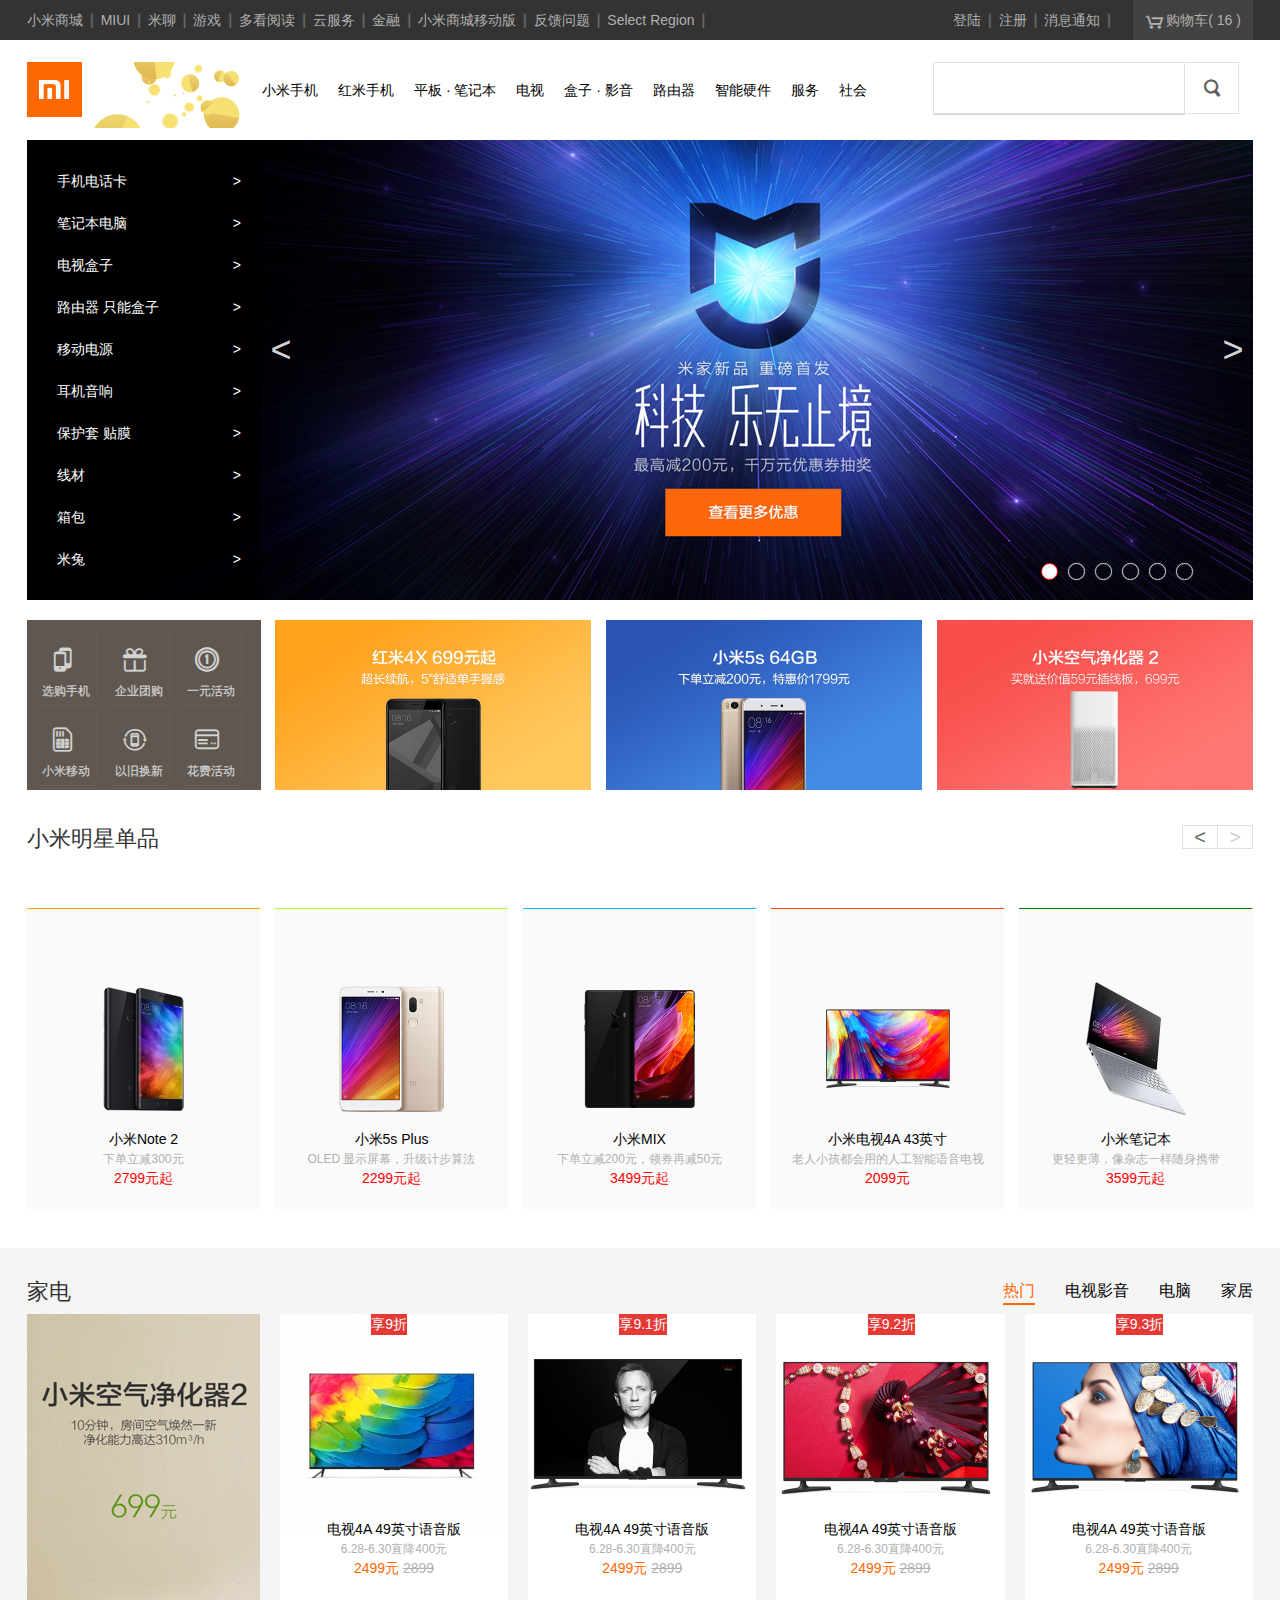
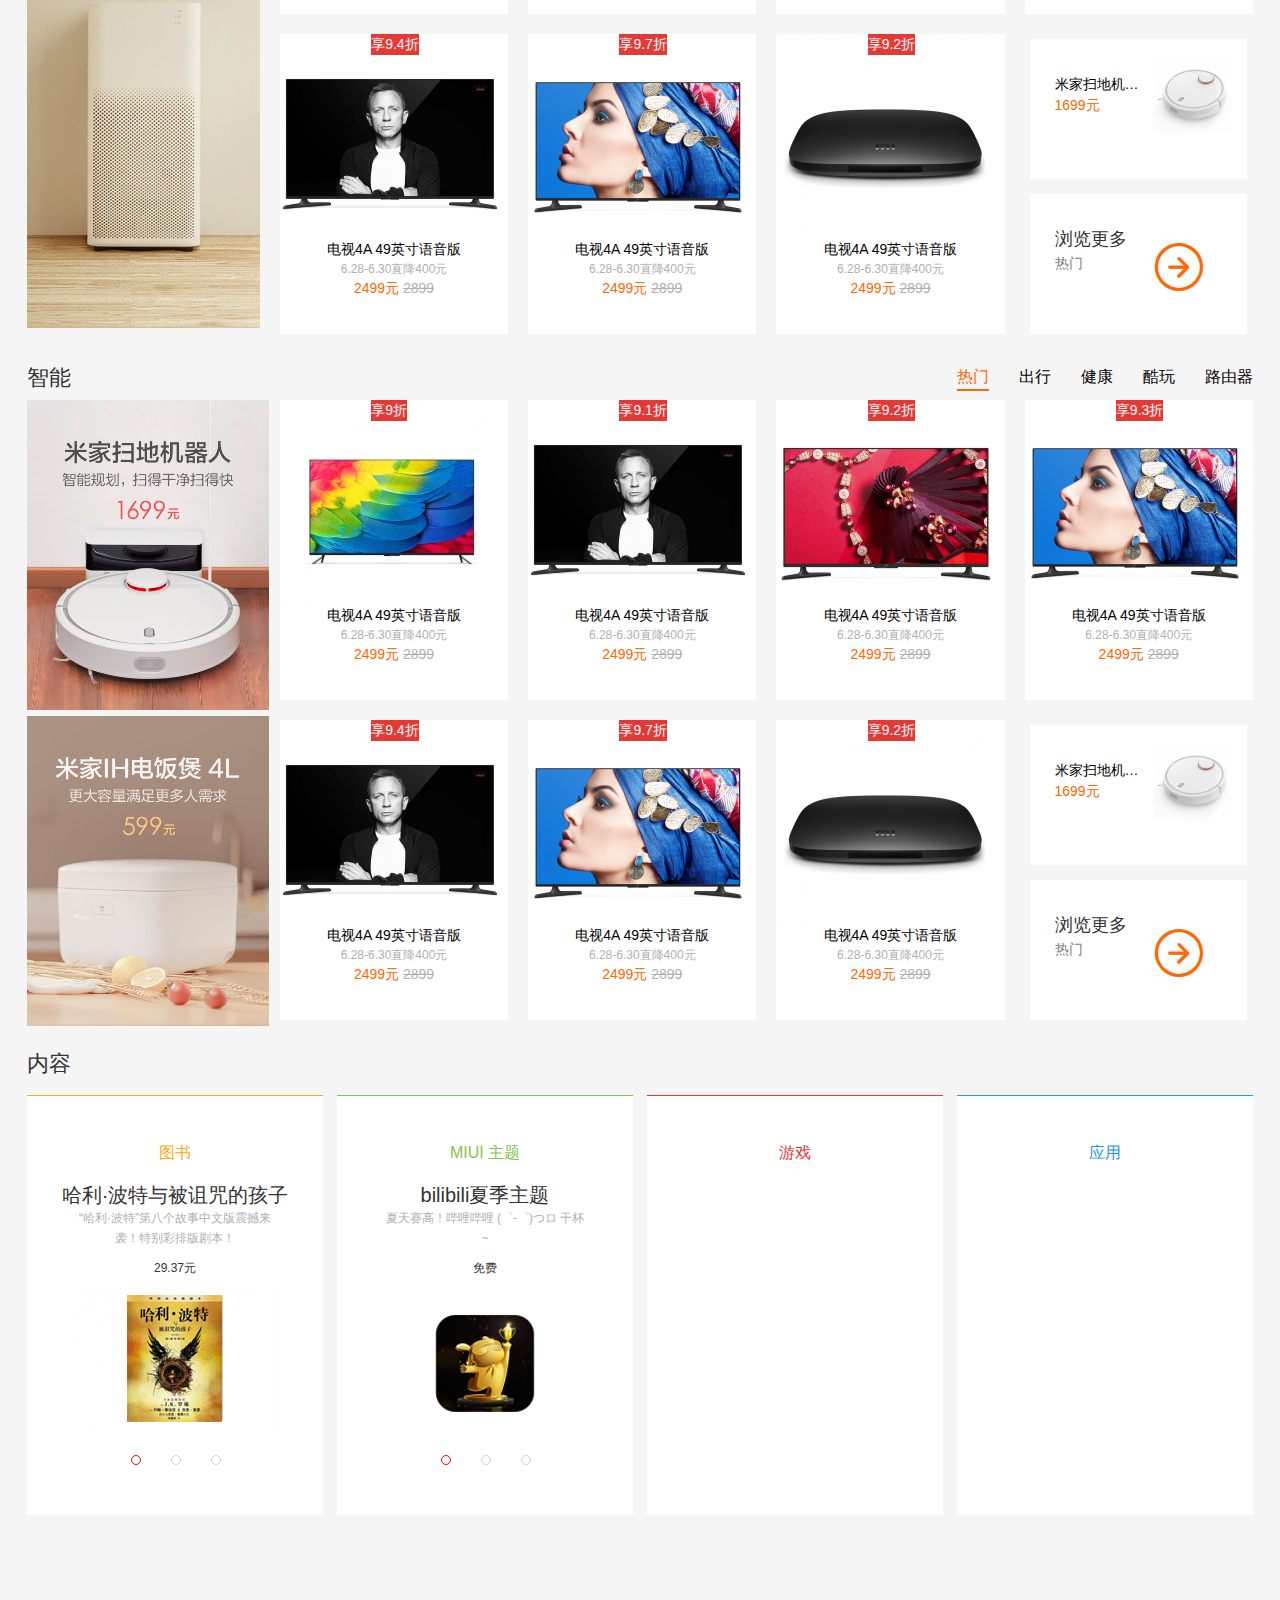
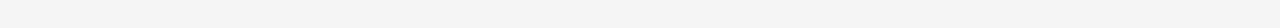
<file: 小米官网/index.html>
<!DOCTYPE html>
<html lang="zh">
<head>
	<meta charset="UTF-8" />
	<meta name="viewport" content="width=device-width, initial-scale=1.0" />
	<meta http-equiv="X-UA-Compatible" content="ie=edge" />
	<title>小米</title>
	<link rel="stylesheet" type="text/css" href="css/style.css"/>
</head>
<body>
	<div class="top-nav">
		<div class="container">
		<ul class="topbar-nav">
			<li><a href="">小米商城</a></li>
			<li><a href="">MIUI</a></li>
			<li><a href="">米聊</a></li>
			<li><a href="">游戏</a></li>
			<li><a href="">多看阅读</a></li>
			<li><a href="">云服务</a></li>
			<li><a href="">金融</a></li>
			<li><a href="">小米商城移动版</a></li>
			<li><a href="">反馈问题</a></li>
			<li><a href="">Select Region</a></li>
		</ul>
		<div class="topbar-cart">
			<i class="iconfont"></i>购物车( 16 )

					
			<div class="cart-menu">购物车中还没有商品，赶紧选购吧!</div>
		</div>
		<div class="topbar-info">
			<ul>
				<li><a href="">登陆</a></li>
				<li><a href="">注册</a></li>
				<li><a href="">消息通知</a></li>
			</ul>
		</div>
		</div>
	</div>
	
	<div class="site-header">
		<div class="container2">
			
			<a href="#" class="logo"><div class="header-logo" title="小米官网">
				小米官网
			</div>
			</a>
			
			<div id="nav-header">
				<ul>
					<li><a href="">小米手机</a></li>
					<li><a href="">红米手机</a></li>
					<li><a href="">平板 · 笔记本</a></li>
					<li><a href="">电视</a></li>
					<li><a href="">盒子 · 影音</a></li>
					<li><a href="">路由器</a></li>
					<li><a href="">智能硬件</a></li>
					<li><a href="">服务</a></li>
					<li><a href="">社会</a></li>
				</ul>
				
			</div>
			<div class="header-search iconfont">
				<form action="a.php" >
					<input autocomplete="off" type="text" name="str" />
			<ul id="mydata" >

			</ul>
				</form>
			</div>
		</div>
		<section class="header-nav-menu">
					子导航
				<b>99</b>
				<div id="test">
					<b>99</b>
				</div>
		</section>
		<div class="menu-content">
			<section class="menu">
				<ul>
					<li>
						<div class="flag">新品</div>
						<a href=""><img src="img/haeder-nav1.png"/></a>
						<div style="" class="flag2">
							<p>小米6</p>
							<p >2499元起</p>
						</div>
					</li>
					<li>
						<div class="flag">新品</div>
						<a href=""><img src="img/haeder-nav2.png"/></a>
						<div style="" class="flag2">
							<p>小米6</p>
							<p >2499元起</p>
						</div>
					</li>
					<li>
						<div class="flag">新品</div>
						<a href=""><img src="img/haeder-nav3.jpg"/></a>
						<div style="" class="flag2">
							<p>小米6</p>
							<p >2499元起</p>
						</div>
					</li>
					<li>
						<div class="flag">新品</div>
						<a href=""><img src="img/haeder-nav4.jpg"/></a>
						<div style="" class="flag2">
							<p>小米6</p>
							<p >2499元起</p>
						</div>
					</li>
					<li>
						<a href=""><img src="img/haeder-nav5.jpg"/></a>
						<div style="" class="flag2">
							<p>红米Note 4X</p>
							<p >2499元起</p>
						</div>
					</li>
					<li>
						<a href=""><img src="img/haeder-nav6.png"/></a>
						<div style="" class="flag2">
							<p>小米6</p>
							<p >2499元起</p>
						</div>
					</li>
				</ul>
			</section>
			<section class="menu">
				<ul>
					<li>
						<div class="flag">新品</div>
						<a href=""><img src="img/haeder-nav21.jpg"/></a>
						<div style="" class="flag2">
							<p>红米Note 4X</p>
							<p >2499元起</p>
						</div>
					</li>
					<li>
						<div class="flag">新品</div>
						<a href=""><img src="img/haeder-nav22.jpg"/></a>
						<div style="" class="flag2">
							<p>红米Note 4X</p>
							<p >2499元起</p>
						</div>
					</li>
					<li>
						<div class="flag">新品</div>
						<a href=""><img src="img/haeder-nav23.png"/></a>
						<div style="" class="flag2">
							<p>红米Note 4X</p>
							<p >2499元起</p>
						</div>
					</li>
					<li>
						<div class="flag">新品</div>
						<a href=""><img src="img/haeder-nav24.jpg"/></a>
						<div style="" class="flag2">
							<p>红米Note 4X</p>
							<p >2499元起</p>
						</div>
					</li>
					
				</ul>
			</section>
			<section class="menu">
				<ul>
					<li>
						<div class="flag">新品</div>
						<a href=""><img src="img/haeder-nav31.png"/></a>
						<div style="" class="flag2">
							<p>红米Note 4X</p>
							<p >2499元起</p>
						</div>
					</li>
					<li>
						<div class="flag">新品</div>
						<a href=""><img src="img/haeder-nav32.jpg"/></a>
						<div style="" class="flag2">
							<p>红米Note 4X</p>
							<p >2499元起</p>
						</div>
					</li>
					<li>
						<div class="flag">新品</div>
						<a href=""><img src="img/haeder-nav33.jpg"/></a>
						<div style="" class="flag2">
							<p>红米Note 4X</p>
							<p >2499元起</p>
						</div>
					</li>
					
					
				</ul>
			</section>
			<section></section>
			<section></section>
			<section></section>
			<section></section>
		</div>
		
	</div>
		
	<div id="home-hero">
		<div id="left-nav">
			<ul class="left-ul">
				<li><a href="">手机电话卡</a>
					<div class="left-nav-hide">
								<ul>
									<li><a href=""><img src="img/left-nav1.png" alt="" /><p>小米6</p></a></li>
									<li><a href=""><img src="img/left-nav1.png" alt="" /></a></li>
									<li><a href=""><img src="img/left-nav1.png" alt="" /></a></li>
									<li><a href=""><img src="img/left-nav1.png" alt="" /></a></li>
									<li><a href=""><img src="img/left-nav1.png" alt="" /></a></li>
									<li><a href=""><img src="img/left-nav1.png" alt="" /></a></li>
									<li><a href=""><img src="img/left-nav1.png" alt="" /></a></li>
									<li><a href=""><img src="img/left-nav1.png" alt="" /></a></li>
									<li><a href=""><img src="img/left-nav1.png" alt="" /></a></li>
									<li><a href=""><img src="img/left-nav1.png" alt="" /></a></li>
									<li><a href=""><img src="img/left-nav1.png" alt="" /></a></li>
									<li><a href=""><img src="img/left-nav1.png" alt="" /></a></li>
									<li><a href=""><img src="img/left-nav1.png" alt="" /></a></li>
									<li><a href=""><img src="img/left-nav1.png" alt="" /></a></li>	
								</ul>
							</div>
				</li>
				<li><a href="">笔记本电脑</a>
					<div class="left-nav-hide">
								<ul>二级导航放到最后一个BBBBB</ul>
							</div>
				</li>
				<li><a href="">电视盒子</a>
					<div class="left-nav-hide">
								<ul>二级导航放到最后一个CCCC</ul>
							</div>
				</li>
				<li><a href="">路由器 只能盒子</a>
					<div class="left-nav-hide">
								<ul>二级导航放到最后一个DDDDD</ul>
							</div>
				</li>
				<li><a href="">移动电源</a>
					<div class="left-nav-hide">
								<ul>二级导航放到最后一个EEEEE</ul>
								
							</div>
				</li>
				<li><a href="">耳机音响</a>
					<div class="left-nav-hide">
								<ul>二级导航放到最后一个FFFFF</ul>
							</div>
				</li>
				<li><a href="">保护套 贴膜</a>
					<div class="left-nav-hide">
								<ul>二级导航放到最后一个GGGGG</ul>
							</div>
				</li>
				<li><a href="">线材</a>
					<div class="left-nav-hide">
								<ul>二级导航放到最后一个HHHHH</ul>
							</div>
				</li>
				<li><a href="">箱包</a>
					<div class="left-nav-hide">
								<ul>二级导航放到最后一个IIIIIII</ul>
							</div>
				</li>
				<li><a href="">米兔</a>
					<div class="left-nav-hide">
								<ul>二级导航放到最后一个JJJJJJ</ul>
							</div>
				</li>
			</ul>
			
				
		</div>
		<div class="banner-total">
		<div class="nav-banner">
			<ul>
				<li class="now"></li>
				<li></li>
				<li></li>
				<li></li>
				<li></li>
				<li></li>
			</ul>
		</div>
		<div class="nav-banner-li">
			<ol>
				<li class="nowx"></li>
				<li></li>
				<li></li>
				<li></li>
				<li></li>
				<li></li>
			</ol>
			</div>
		<div class="banner-buttons">
				<div  class="nav-banner-button"> &lt; </div>
				<div  class="nav-banner-button"> &gt; </div>
		</div>
		</div>
		<div class="banner-buttom" >
			<div class="small-logo">
				<ul>
					<li ><a href="" class="iconfont"><p>选购手机</p></a></li>
					<li ><a href="" class="iconfont"><p>企业团购</p></a></li>
					<li ><a href="" class="iconfont"><p>一元活动</p></a></li>
					<li ><a href="" class="iconfont"><p>小米移动</p></a></li>
					<li ><a href="" class="iconfont"><p>以旧换新</p></a></li>
					<li ><a href="" class="iconfont"><p>花费活动</p></a></li>
				</ul>
			</div>
			<div class="buttom-img"><img src="img/buttom-img3.jpg"/></div>
			<div class="buttom-img"><img src="img/buttom-img2.jpg"/></div>
			<div class="buttom-img"><img src="img/buttom-img1.jpg"/></div>
		</div>
	</div>
	
	<div class="container3">
		<div class="home-star-goods">
			<div class="starname">
				<h2>小米明星单品</h2>
				<div class="star-button">
					<span class="disable"> &lt;</span>
					<span> &gt;</span>
				</div>
				<div class="xm-carousel-wrapper">
					<ul>
						<li><a href=""><img src="img/xm-carousel-wrapper1.png"/></a>
							<h3>小米Note 2</h3>
							<p>下单立减300元</p>
							<p>2799元起</p>
							
						</li>
						<li><a href=""><img src="img/xm-carousel-wrapper2.png"/></a>
							<h3>小米5s Plus</h3>
							<p>OLED 显示屏幕，升级计步算法</p>
							<p>2299元起</p>
						</li>
						<li><a href=""><img src="img/xm-carousel-wrapper3.png"/></a>
							<h3>小米MIX</h3>
							<p>下单立减200元，领券再减50元</p>
							<p>3499元起</p>
						</li>
						<li><a href=""><img src="img/xm-carousel-wrapper4.png"/></a>
							<h3>小米电视4A 43英寸</h3>
							<p>老人小孩都会用的人工智能语音电视</p>
							<p>2099元</p>
						</li>
						<li><a href=""><img src="img/xm-carousel-wrapper5.png"/></a>
							<h3>小米笔记本</h3>
							<p>更轻更薄，像杂志一样随身携带</p>
							<p>3599元起</p>
						</li>
						<li><a href=""><img src="img/xm-carousel-wrapper5.png"/></a></li>
						<li><a href=""><img src="img/xm-carousel-wrapper4.png"/></a></li>
						<li><a href=""><img src="img/xm-carousel-wrapper3.png"/></a></li>
						<li><a href=""><img src="img/xm-carousel-wrapper2.png"/></a></li>
						<li><a href=""><img src="img/xm-carousel-wrapper1.png"/></a></li>
					</ul>
				</div>
			</div>
		</div>
	</div>
	<div class="home-main" >
		<div id="sectionone" class="container4"  >
			<div class="select-name ">
				<h2>家电</h2>
				<div class="select-button">
					<ul>
						<li class="select-active">热门</li>
						<li>电视影音</li>
						<li>电脑</li>
						<li>家居</li>
					</ul>
				</div>
			</div>
			<div class="select-body" >
				<div class="select-body-left">
					
				</div>
				<div class="select-body-right " >
					<ul class="body-active" >
						<li><img src="img/select-body-right1.jpg" alt="" />
							<span>享9折</span>
							<div class="select-body-right-content">
								<h2>电视4A 49英寸语音版</h2>
								<p>6.28-6.30直降400元</p>
								<span>2499元</span>
								<s>2899</s>
							</div>
							<div class="select-body-right-content-hide" >
								<span >大，超出我想象。希望我买到小米Max2,从此珍藏起红...</span>
								<span > 来自于 BOZEFAN 的评价 <span ></span> </span>
							</div>
						</li>
						<li><img src="img/select-body-right2.png" alt="" />
							<span>享9.1折</span>
							<div class="select-body-right-content">
								<h2>电视4A 49英寸语音版</h2>
								<p>6.28-6.30直降400元</p>
								<span>2499元</span>
								<s>2899</s>
							</div>
							<div class="select-body-right-content-hide" >
								<span >大，超出我想象。希望我买到小米Max2,从此珍藏起红...</span>
								<span > 来自于 BOZEFAN 的评价 <span ></span> </span>
							</div>
						</li>
						<li><img src="img/select-body-right3.png" alt="" />
							<span>享9.2折</span>
							<div class="select-body-right-content">
								<h2>电视4A 49英寸语音版</h2>
								<p>6.28-6.30直降400元</p>
								<span>2499元</span>
								<s>2899</s>
							</div>
							<div class="select-body-right-content-hide" >
								<span >大，超出我想象。希望我买到小米Max2,从此珍藏起红...</span>
								<span > 来自于 BOZEFAN 的评价 <span ></span> </span>
							</div>
						</li>
						<li><img src="img/select-body-right4.png" alt="" />
							<span>享9.3折</span>
							<div class="select-body-right-content">
								<h2>电视4A 49英寸语音版</h2>
								<p>6.28-6.30直降400元</p>
								<span>2499元</span>
								<s>2899</s>
							</div>
							<div class="select-body-right-content-hide" >
								<span >大，超出我想象。希望我买到小米Max2,从此珍藏起红...</span>
								<span > 来自于 BOZEFAN 的评价 <span ></span> </span>
							</div>
						</li>
						<li><img src="img/select-body-right5.png" alt="" />
							<span>享9.4折</span>
							<div class="select-body-right-content">
								<h2>电视4A 49英寸语音版</h2>
								<p>6.28-6.30直降400元</p>
								<span>2499元</span>
								<s>2899</s>
							</div>
							<div class="select-body-right-content-hide" >
								<span >大，超出我想象。希望我买到小米Max2,从此珍藏起红...</span>
								<span > 来自于 BOZEFAN 的评价 <span ></span> </span>
							</div>
						</li>
						<li><img src="img/select-body-right6.png" alt="" />
							<span>享9.7折</span>
							<div class="select-body-right-content">
								<h2>电视4A 49英寸语音版</h2>
								<p>6.28-6.30直降400元</p>
								<span>2499元</span>
								<s>2899</s>
							</div>
							<div class="select-body-right-content-hide" >
								<span >大，超出我想象。希望我买到小米Max2,从此珍藏起红...</span>
								<span > 来自于 BOZEFAN 的评价 <span ></span> </span>
							</div>
						</li>
						<li><img src="img/select-body-right7.jpg" alt="" />
							<span>享9.2折</span>
							<div class="select-body-right-content">
								<h2>电视4A 49英寸语音版</h2>
								<p>6.28-6.30直降400元</p>
								<span>2499元</span>
								<s>2899</s>
							</div>
							<div class="select-body-right-content-hide" >
								<span >大，超出我想象。希望我买到小米Max2,从此珍藏起红...</span>
								<span > 来自于 BOZEFAN 的评价 <span ></span> </span>
							</div>
						</li>
						<li>
							<div class="select-last-li" >
								<img src="img/select-body-right8.jpg"/>
								<div class="select-last-li-content">
									<p>米家扫地机器人</p>
									<span>1699元</span>
								</div>
							</div>
							<div class="select-last-li">
								<div class="select-last-li-content2">
									<i class="iconfont"></i>
									<p>浏览更多</p>
									<span>热门</span>
								</div>
							</div>
						</li>
					</ul>
					<ul class="body-hiden">
						<li><img src="img/select-body-right7.jpg" alt="" />
							<span>享9折</span>
							<div class="select-body-right-content">
								<h2>电视4A 49英寸语音版</h2>
								<p>6.28-6.30直降400元</p>
								<span>2499元</span>
								<s>2899</s>
							</div>
							<div class="select-body-right-content-hide" >
								<span >大，超出我想象。希望我买到小米Max2,从此珍藏起红...</span>
								<span > 来自于 BOZEFAN 的评价 <span ></span> </span>
							</div>
						</li>
						<li><img src="img/select-body-right6.png" alt="" />
							<span>享9.1折</span>
							<div class="select-body-right-content">
								<h2>电视4A 49英寸语音版</h2>
								<p>6.28-6.30直降400元</p>
								<span>2499元</span>
								<s>2899</s>
							</div>
							<div class="select-body-right-content-hide" >
								<span >大，超出我想象。希望我买到小米Max2,从此珍藏起红...</span>
								<span > 来自于 BOZEFAN 的评价 <span ></span> </span>
							</div>
						</li>
						<li><img src="img/select-body-right5.png" alt="" />
							<span>享9.2折</span>
							<div class="select-body-right-content">
								<h2>电视4A 49英寸语音版</h2>
								<p>6.28-6.30直降400元</p>
								<span>2499元</span>
								<s>2899</s>
							</div>
							<div class="select-body-right-content-hide" >
								<span >大，超出我想象。希望我买到小米Max2,从此珍藏起红...</span>
								<span > 来自于 BOZEFAN 的评价 <span ></span> </span>
							</div>
						</li>
						<li><img src="img/select-body-right4.png" alt="" />
							<span>享9.3折</span>
							<div class="select-body-right-content">
								<h2>电视4A 49英寸语音版</h2>
								<p>6.28-6.30直降400元</p>
								<span>2499元</span>
								<s>2899</s>
							</div>
							<div class="select-body-right-content-hide" >
								<span >大，超出我想象。希望我买到小米Max2,从此珍藏起红...</span>
								<span > 来自于 BOZEFAN 的评价 <span ></span> </span>
							</div>
						</li>
						<li><img src="img/select-body-right3.png" alt="" />
							<span>享9.4折</span>
							<div class="select-body-right-content">
								<h2>电视4A 49英寸语音版</h2>
								<p>6.28-6.30直降400元</p>
								<span>2499元</span>
								<s>2899</s>
							</div>
							<div class="select-body-right-content-hide" >
								<span >大，超出我想象。希望我买到小米Max2,从此珍藏起红...</span>
								<span > 来自于 BOZEFAN 的评价 <span ></span> </span>
							</div>
						</li>
						<li><img src="img/select-body-right2.png" alt="" />
							<span>享9.7折</span>
							<div class="select-body-right-content">
								<h2>电视4A 49英寸语音版</h2>
								<p>6.28-6.30直降400元</p>
								<span>2499元</span>
								<s>2899</s>
							</div>
							<div class="select-body-right-content-hide" >
								<span >大，超出我想象。希望我买到小米Max2,从此珍藏起红...</span>
								<span > 来自于 BOZEFAN 的评价 <span ></span> </span>
							</div>
						</li>
						<li><img src="img/select-body-right1.jpg" alt="" />
							<span>享9.2折</span>
							<div class="select-body-right-content">
								<h2>电视4A 49英寸语音版</h2>
								<p>6.28-6.30直降400元</p>
								<span>2499元</span>
								<s>2899</s>
							</div>
							<div class="select-body-right-content-hide" >
								<span >大，超出我想象。希望我买到小米Max2,从此珍藏起红...</span>
								<span > 来自于 BOZEFAN 的评价 <span ></span> </span>
							</div>
						</li>
						<li>
							<div class="select-last-li" >
								<img src="img/select-body-right8.jpg"/>
								<div class="select-last-li-content">
									<p>米家扫地机器人</p>
									<span>1699元</span>
								</div>
							</div>
							<div class="select-last-li">
								<div class="select-last-li-content2">
									<i class="iconfont"></i>
									<p>浏览更多</p>
									<span>热门</span>
								</div>
							</div>
						</li>
					</ul>
					<ul></ul>
					<ul></ul>
				</div>
			</div>
		</div>
		
		<div id="sectiontwo" class="container4"  >
			<div class="select-name ">
				<h2>智能</h2>
				<div class="select-button">
					<ul>
						<li class="select-active">热门</li>
						<li>出行</li>
						<li>健康</li>
						<li>酷玩</li>
						<li>路由器</li>
					</ul>
				</div>
			</div>
			<div class="select-body" >
				<div class="select-body-left2">
					<div><img src="img/select-body-left1.jpg"/></div>
					<div><img src="img/select-body-left2.jpg"/></div>
				</div>
				<div class="select-body-right " >
					<ul class="body-active" >
						<li><img src="img/select-body-right1.jpg" alt="" />
							<span>享9折</span>
							<div class="select-body-right-content">
								<h2>电视4A 49英寸语音版</h2>
								<p>6.28-6.30直降400元</p>
								<span>2499元</span>
								<s>2899</s>
							</div>
							<div class="select-body-right-content-hide" >
								<span >大，超出我想象。希望我买到小米Max2,从此珍藏起红...</span>
								<span > 来自于 BOZEFAN 的评价 <span ></span> </span>
							</div>
						</li>
						<li><img src="img/select-body-right2.png" alt="" />
							<span>享9.1折</span>
							<div class="select-body-right-content">
								<h2>电视4A 49英寸语音版</h2>
								<p>6.28-6.30直降400元</p>
								<span>2499元</span>
								<s>2899</s>
							</div>
							<div class="select-body-right-content-hide" >
								<span >大，超出我想象。希望我买到小米Max2,从此珍藏起红...</span>
								<span > 来自于 BOZEFAN 的评价 <span ></span> </span>
							</div>
						</li>
						<li><img src="img/select-body-right3.png" alt="" />
							<span>享9.2折</span>
							<div class="select-body-right-content">
								<h2>电视4A 49英寸语音版</h2>
								<p>6.28-6.30直降400元</p>
								<span>2499元</span>
								<s>2899</s>
							</div>
							<div class="select-body-right-content-hide" >
								<span >大，超出我想象。希望我买到小米Max2,从此珍藏起红...</span>
								<span > 来自于 BOZEFAN 的评价 <span ></span> </span>
							</div>
						</li>
						<li><img src="img/select-body-right4.png" alt="" />
							<span>享9.3折</span>
							<div class="select-body-right-content">
								<h2>电视4A 49英寸语音版</h2>
								<p>6.28-6.30直降400元</p>
								<span>2499元</span>
								<s>2899</s>
							</div>
							<div class="select-body-right-content-hide" >
								<span >大，超出我想象。希望我买到小米Max2,从此珍藏起红...</span>
								<span > 来自于 BOZEFAN 的评价 <span ></span> </span>
							</div>
						</li>
						<li><img src="img/select-body-right5.png" alt="" />
							<span>享9.4折</span>
							<div class="select-body-right-content">
								<h2>电视4A 49英寸语音版</h2>
								<p>6.28-6.30直降400元</p>
								<span>2499元</span>
								<s>2899</s>
							</div>
							<div class="select-body-right-content-hide" >
								<span >大，超出我想象。希望我买到小米Max2,从此珍藏起红...</span>
								<span > 来自于 BOZEFAN 的评价 <span ></span> </span>
							</div>
						</li>
						<li><img src="img/select-body-right6.png" alt="" />
							<span>享9.7折</span>
							<div class="select-body-right-content">
								<h2>电视4A 49英寸语音版</h2>
								<p>6.28-6.30直降400元</p>
								<span>2499元</span>
								<s>2899</s>
							</div>
							<div class="select-body-right-content-hide" >
								<span >大，超出我想象。希望我买到小米Max2,从此珍藏起红...</span>
								<span > 来自于 BOZEFAN 的评价 <span ></span> </span>
							</div>
						</li>
						<li><img src="img/select-body-right7.jpg" alt="" />
							<span>享9.2折</span>
							<div class="select-body-right-content">
								<h2>电视4A 49英寸语音版</h2>
								<p>6.28-6.30直降400元</p>
								<span>2499元</span>
								<s>2899</s>
							</div>
							<div class="select-body-right-content-hide" >
								<span >大，超出我想象。希望我买到小米Max2,从此珍藏起红...</span>
								<span > 来自于 BOZEFAN 的评价 <span ></span> </span>
							</div>
						</li>
						<li>
							<div class="select-last-li" >
								<img src="img/select-body-right8.jpg"/>
								<div class="select-last-li-content">
									<p>米家扫地机器人</p>
									<span>1699元</span>
								</div>
							</div>
							<div class="select-last-li">
								<div class="select-last-li-content2">
									<i class="iconfont"></i>
									<p>浏览更多</p>
									<span>热门</span>
								</div>
							</div>
						</li>
					</ul>
					<ul class="body-hiden">
						<li><img src="img/select-body-right7.jpg" alt="" />
							<span>享9折</span>
							<div class="select-body-right-content">
								<h2>电视4A 49英寸语音版</h2>
								<p>6.28-6.30直降400元</p>
								<span>2499元</span>
								<s>2899</s>
							</div>
							<div class="select-body-right-content-hide" >
								<span >大，超出我想象。希望我买到小米Max2,从此珍藏起红...</span>
								<span > 来自于 BOZEFAN 的评价 <span ></span> </span>
							</div>
						</li>
						<li><img src="img/select-body-right6.png" alt="" />
							<span>享9.1折</span>
							<div class="select-body-right-content">
								<h2>电视4A 49英寸语音版</h2>
								<p>6.28-6.30直降400元</p>
								<span>2499元</span>
								<s>2899</s>
							</div>
							<div class="select-body-right-content-hide" >
								<span >大，超出我想象。希望我买到小米Max2,从此珍藏起红...</span>
								<span > 来自于 BOZEFAN 的评价 <span ></span> </span>
							</div>
						</li>
						<li><img src="img/select-body-right5.png" alt="" />
							<span>享9.2折</span>
							<div class="select-body-right-content">
								<h2>电视4A 49英寸语音版</h2>
								<p>6.28-6.30直降400元</p>
								<span>2499元</span>
								<s>2899</s>
							</div>
							<div class="select-body-right-content-hide" >
								<span >大，超出我想象。希望我买到小米Max2,从此珍藏起红...</span>
								<span > 来自于 BOZEFAN 的评价 <span ></span> </span>
							</div>
						</li>
						<li><img src="img/select-body-right4.png" alt="" />
							<span>享9.3折</span>
							<div class="select-body-right-content">
								<h2>电视4A 49英寸语音版</h2>
								<p>6.28-6.30直降400元</p>
								<span>2499元</span>
								<s>2899</s>
							</div>
							<div class="select-body-right-content-hide" >
								<span >大，超出我想象。希望我买到小米Max2,从此珍藏起红...</span>
								<span > 来自于 BOZEFAN 的评价 <span ></span> </span>
							</div>
						</li>
						<li><img src="img/select-body-right3.png" alt="" />
							<span>享9.4折</span>
							<div class="select-body-right-content">
								<h2>电视4A 49英寸语音版</h2>
								<p>6.28-6.30直降400元</p>
								<span>2499元</span>
								<s>2899</s>
							</div>
							<div class="select-body-right-content-hide" >
								<span >大，超出我想象。希望我买到小米Max2,从此珍藏起红...</span>
								<span > 来自于 BOZEFAN 的评价 <span ></span> </span>
							</div>
						</li>
						<li><img src="img/select-body-right2.png" alt="" />
							<span>享9.7折</span>
							<div class="select-body-right-content">
								<h2>电视4A 49英寸语音版</h2>
								<p>6.28-6.30直降400元</p>
								<span>2499元</span>
								<s>2899</s>
							</div>
							<div class="select-body-right-content-hide" >
								<span >大，超出我想象。希望我买到小米Max2,从此珍藏起红...</span>
								<span > 来自于 BOZEFAN 的评价 <span ></span> </span>
							</div>
						</li>
						<li><img src="img/select-body-right1.jpg" alt="" />
							<span>享9.2折</span>
							<div class="select-body-right-content">
								<h2>电视4A 49英寸语音版</h2>
								<p>6.28-6.30直降400元</p>
								<span>2499元</span>
								<s>2899</s>
							</div>
							<div class="select-body-right-content-hide" >
								<span >大，超出我想象。希望我买到小米Max2,从此珍藏起红...</span>
								<span > 来自于 BOZEFAN 的评价 <span ></span> </span>
							</div>
						</li>
						<li>
							<div class="select-last-li" >
								<img src="img/select-body-right8.jpg"/>
								<div class="select-last-li-content">
									<p>米家扫地机器人</p>
									<span>1699元</span>
								</div>
							</div>
							<div class="select-last-li">
								<div class="select-last-li-content2">
									<i class="iconfont"></i>
									<p>浏览更多</p>
									<span>热门</span>
								</div>
							</div>
						</li>
					</ul>
					<ul></ul>
					<ul></ul>
					<ul></ul>
				</div>
			</div>
		</div>
		<!--content-->
		<div class="container5">
			<div class="select-name">
				<h2>内容</h2>
			</div>
			<div class="content-body">
				<ul class="flex-container">
				  <li id="contentone">
				  	<h2>图书</h2>
				  	<div class="item-list">
				  		<ul class="contentlist">
				  			<li>
				  				<h2>哈利·波特与被诅咒的孩子</h2>
				  				<p>“哈利·波特”第八个故事中文版震撼来袭！特别彩排版剧本！ </p>
				  				<p>29.37元</p>
				  				<div class="figure-img"><img src="img/flex-container1.png"/></div>
				  			</li>
				  			<li>
				  				<h2></h2>
				  				<p>“哈利·波特”第八个故事中文版震撼来袭！特别彩排版剧本！ </p>
				  				<p>29.37元</p>
				  				<div class="figure-img"><img src="img/flex-container2.jpg"/></div>
				  			</li>
				  			<li>
				  				<h2>哈利·波特与被诅咒的孩子</h2>
				  				<p>“哈利·波特”第八个故事中文版震撼来袭！特别彩排版剧本！ </p>
				  				<p>29.37元</p>
				  				<div class="figure-img"><img src="img/flex-container3.png"/></div>
				  			</li>
				  		</ul>	
				  	</div>
				  	<div class="xm-pagers-wrapper">
				  			<ul class="pagers-wrapper">
				  				<li class="xm-pagers-active"></li>
				  				<li></li>
				  				<li></li>
				  			</ul>
				  	</div>
				  	<div class="pagers-buttons">
						<div  class="pagers-banner-button"> &lt; </div>
						<div  class="pagers-banner-button2"> &gt; </div>
					</div>
				  </li>
				  <li  id="contenttwo">
				  	<h2>MIUI 主题</h2>
				  	<div class="item-list">
				  		<ul class="contentlist">
				  			<li>
				  				<h2>​​​​bilibili夏季主题</h2>
				  				<p>夏天赛高！哔哩哔哩 (゜-゜)つロ 干杯~ </p>
				  				<p>免费</p>
				  				<div class="figure-img"><img src="img/flex-container4.png"/></div>
				  			</li>
				  			<li>
				  				<h2></h2>
				  				<p>“哈利·波特”第八个故事中文版震撼来袭！特别彩排版剧本！ </p>
				  				<p>29.37元</p>
				  				<div class="figure-img"><img src="img/flex-container5.jpg"/></div>
				  			</li>
				  			<li>
				  				<h2>哈利·波特与被诅咒的孩子</h2>
				  				<p>“哈利·波特”第八个故事中文版震撼来袭！特别彩排版剧本！ </p>
				  				<p>29.37元</p>
				  				<div class="figure-img"><img src="img/flex-container6.jpg"/></div>
				  			</li>
				  		</ul>	
				  	</div>
				  	<div class="xm-pagers-wrapper">
				  			<ul class="pagers-wrapper">
				  				<li class="xm-pagers-active"></li>
				  				<li></li>
				  				<li></li>
				  			</ul>
				  	</div>
				  	<div class="pagers-buttons">
						<div  class="pagers-banner-button"> &lt; </div>
						<div  class="pagers-banner-button2"> &gt; </div>
					</div>
				  </li>
				  <li ><h2>游戏</h2></li>
				  <li ><h2>应用</h2></li>
				</ul>
			</div>
		</div>
	
	
	</div>
	
	
	
	<script type="text/javascript" src="js/style.js"></script>
</body>
</html>
</file>
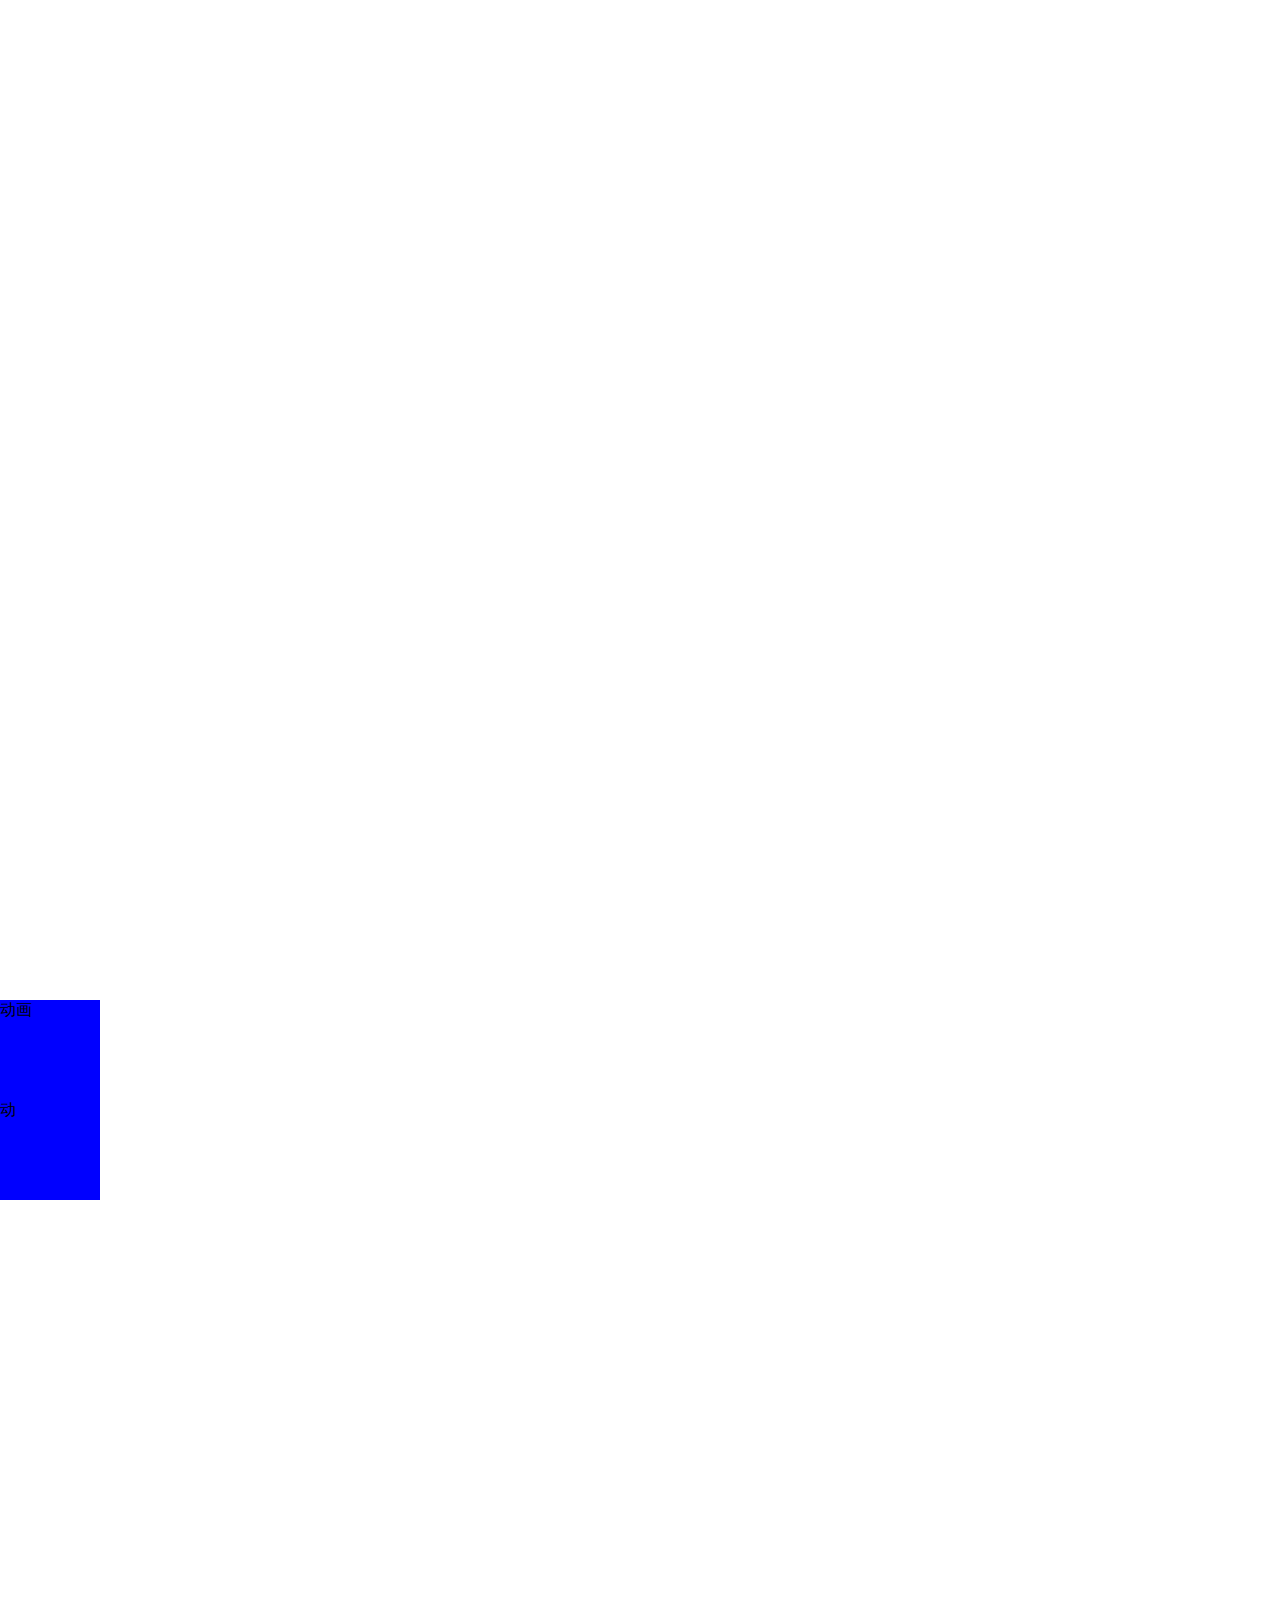
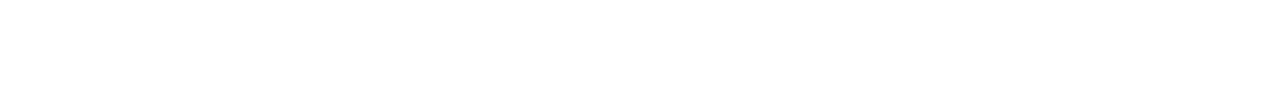
<file: oppo官网/06-滚动到当前窗口的demo动画(1).html>
<!DOCTYPE html>
<html>

	<head>
		<meta charset="UTF-8">
		<title></title>
		<style>
			* {
				margin: 0px;
				padding: 0px;
			}
			
			nav {
				width: 100px;
				height: 100px;
				background: blue;
				position: relative;
				left: 0px;
				transition: 2s;
			}
			span {
				display: block;
				width: 100px;
				height: 100px;
				background: blue;
				position: relative;
				left: 0px;
				transition: 2s;
			}
			
			.move{
				left: 360px;
				
			}
			.go{
				left: 720px;
			}
		</style>
	</head>

	<body>

		<div style="height: 1000px;"></div>
		<nav id="box">
			动画
		</nav>
		<span id="box2">
			动
		</span>
		<div style="height: 500px;"></div>

		<script>
			function Play(id,active){
				this.ele = document.querySelector(id);
				this.active = active;
			}
			Play.prototype.playto = function(){	
				var o = this;
				addEvent(window,'scroll',function(){
					var y = getY(o.ele);   //求元素y坐标
					console.log(y);
					var h = client().height; //window窗口高度
					var sTop = (getScrollTop()).top; //滚动上去的高度
						if(y>sTop && (y <(sTop+h))){
							
							o.ele.className = o.active
						}else{
							//console.log("不不在当前")
						}
				});			
			}
			var box = new Play(' #box','move');
				box.playto();
			var box2 = new Play(' #box2','go');
				box2.playto();
			function getScrollTop() {
				var sLeft = document.documentElement.scrollLeft == 0 ? document.body.scrollLeft : document.documentElement.scrollLeft;
				var sTop = document.documentElement.scrollTop == 0 ? document.body.scrollTop : document.documentElement.scrollTop;
				return {
					top: sTop,
					left: sLeft
				}
			}

			function getY(obj) {
				var y = 0;
				while(obj.tagName != "BODY") {
					y += obj.offsetTop + obj.offsetParent.clientTop;
					obj = obj.offsetParent;
				}
				return y;
			}
			
			function client() {
				if(window.innerHeight !== undefined) {
					return {
						"width": window.innerWidth,
						"height": window.innerHeight
					}

				} else if(document.compatMode === "CSS1Compat") {
					return {
						"width": document.documentElement.clientWidth,
						"height": document.documentElement.clientHeight
					}

				} else {
					return {
						"width": document.body.clientWidth,
						"height": document.body.clientHeight
					}
				}
			};
			//事件绑定
			function addEvent(obj,type,fn){
				if(typeof obj.addEventListener!='undefined'){
					obj.addEventListener(type,fn,false);
				}else{
					obj.attachEvent('on'+type,fn);
				}
			}
		</script>
	</body>

</html>
</file>
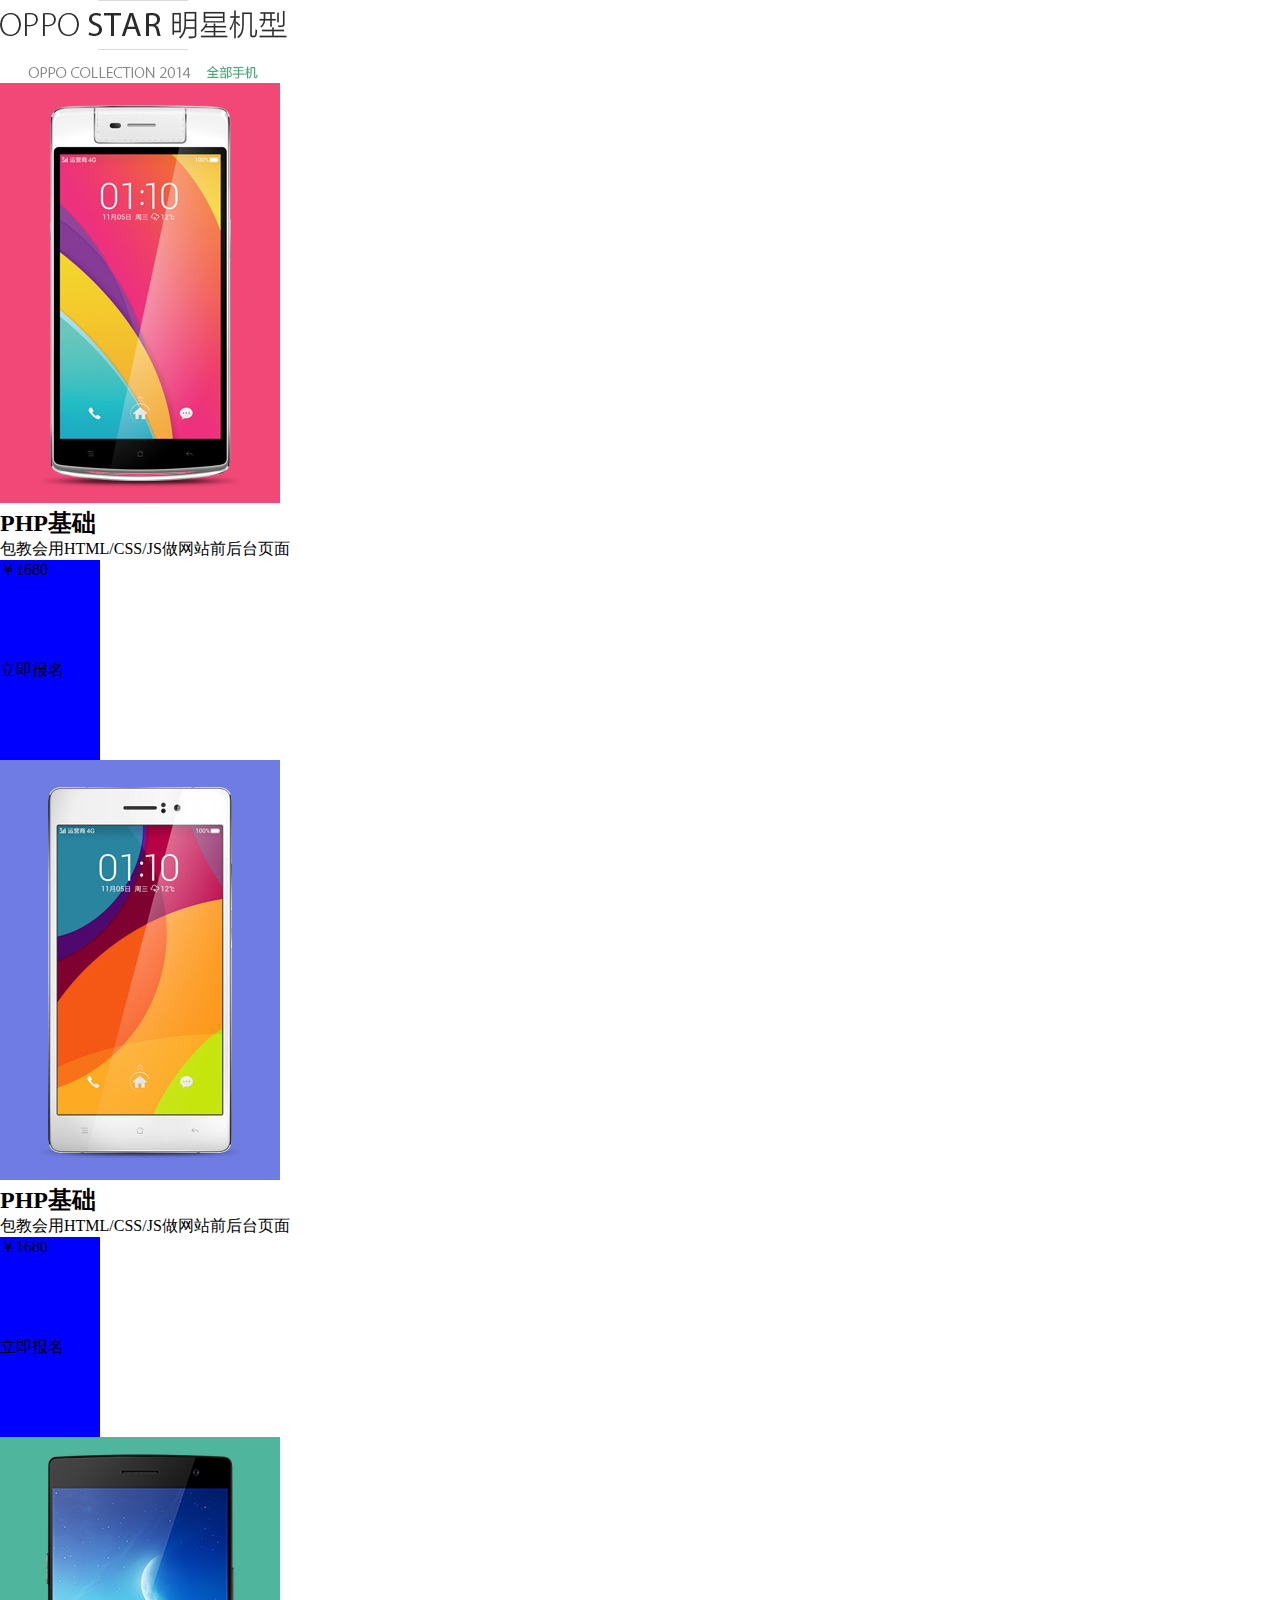
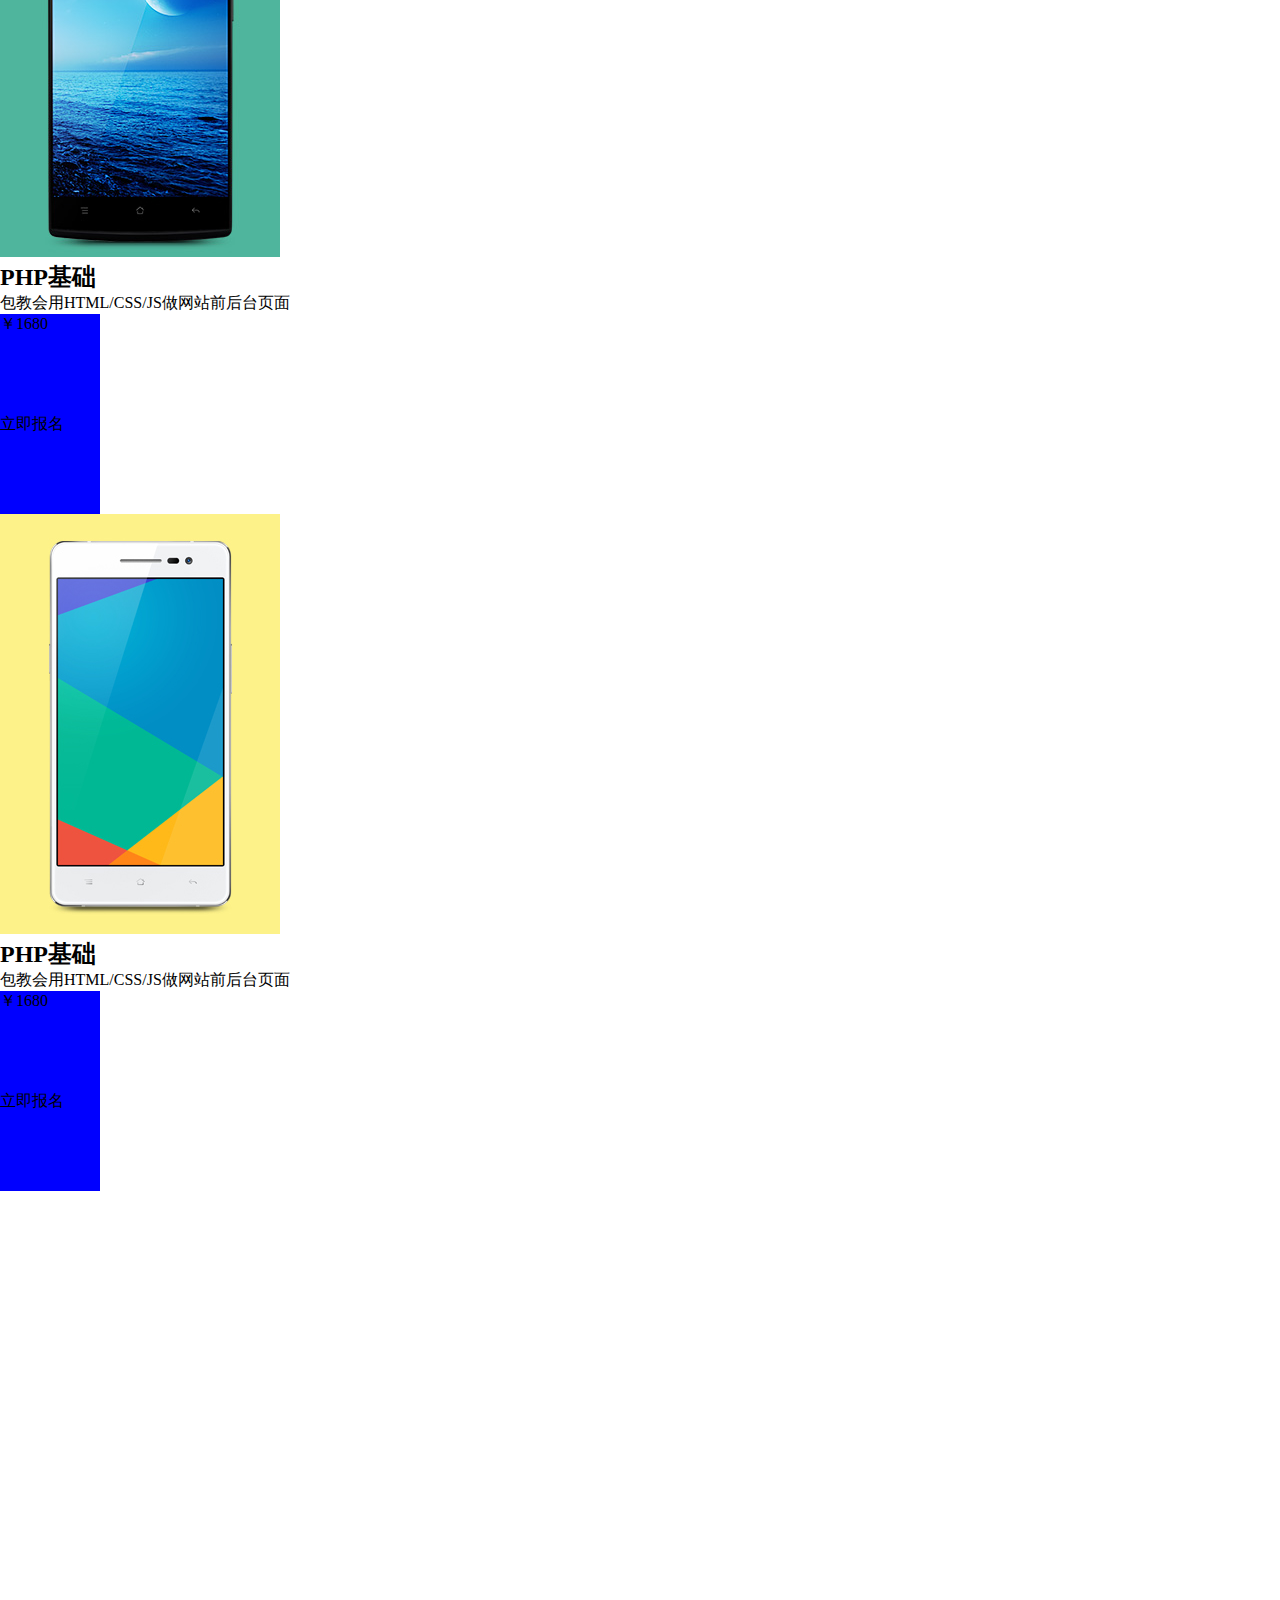
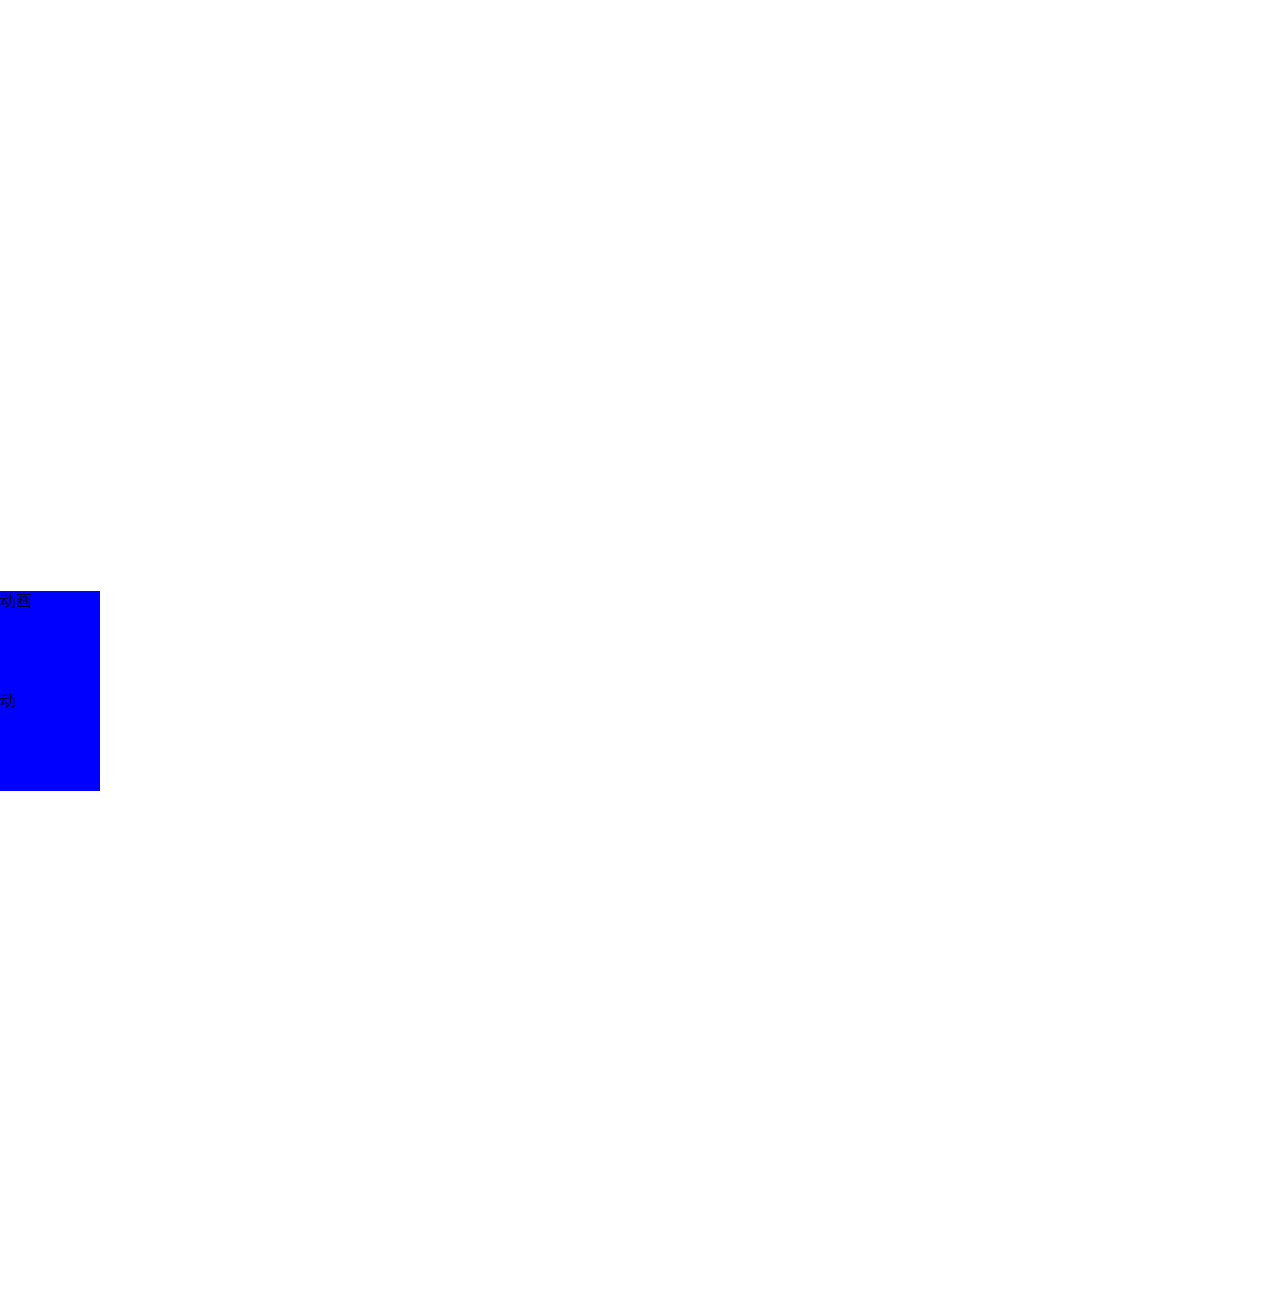
<file: oppo官网/06-滚动到当前窗口的demo动画.html>
<!DOCTYPE html>
<html>

	<head>
		<meta charset="UTF-8">
		<title></title>
		<style>
			* {
				margin: 0px;
				padding: 0px;
			}
			
			nav {
				width: 100px;
				height: 100px;
				background: blue;
				position: relative;
				left: 0px;
				transition: 2s;
			}
				span {
					display: block;
				width: 100px;
				height: 100px;
				background: blue;
				position: relative;
				left: 0px;
				transition: 2s;
			}
			
			.move{
				left: 360px;
				
			}
			.go{
				left: 720px;
			}
		</style>
	</head>

	<body>
		<div class="startphone">
			<div class="startphone-title">
				<img src="img/class-title.png"/>
			</div>
			<div class="fourphone">
				<ul class="startphone-ul">
					<li>
						<div class="start-shadow">
							<img src="img/class1.jpg" alt="" /> 
						</div>
						<h2>PHP基础</h2>
						<p>包教会用HTML/CSS/JS做网站前后台页面</p>
						<p>
							<span>￥1680</span><span>立即报名</span><em> </em>
						</p>
					</li>
						<li>
						<div class="start-shadow">
							<img src="img/class2.jpg" alt="" /> 
						</div>
						<h2>PHP基础</h2>
						<p>包教会用HTML/CSS/JS做网站前后台页面</p>
						<p>
							<span>￥1680</span><span>立即报名</span><em> </em>
						</p>
					</li>	<li>
						<div class="start-shadow">
							<img src="img/class3.jpg" alt="" /> 
						</div>
						<h2>PHP基础</h2>
						<p>包教会用HTML/CSS/JS做网站前后台页面</p>
						<p>
							<span>￥1680</span><span>立即报名</span><em> </em>
						</p>
					</li>	<li>
						<div class="start-shadow">
							<img src="img/class4.jpg" alt="" /> 
						</div>
						<h2>PHP基础</h2>
						<p>包教会用HTML/CSS/JS做网站前后台页面</p>
						<p>
							<span>￥1680</span><span>立即报名</span><em> </em>
						</p>
					</li>
				</ul>
			</div>
		</div>
		
		<div style="height: 1000px;"></div>
		<nav id="box">
			动画
		</nav>
		<span id="box2">
			动
		</span>
		<div style="height: 500px;"></div>

		<script>
			var box = document.getElementById("box");
			var box2 = document.getElementById("box2");
			
			
			function play(ele,active){
				this.ele    = ele;
				this.active = active
				this.playto = function(){
				var o = this;
			window.onscroll = function(){
				var y = getY(o.ele);   //求元素y坐标
				console.log(y);
				var h = client().height; //window窗口高度
				var sTop = (getScrollTop()).top; //滚动上去的高度
					if(y>sTop && (y <(sTop+h))){
//						o.active();
						o.ele.className = active
					}else{
//					console.log("不不在当前")
					}
				
				}
			}
			}
			var m1 = new play(box,"go").playto();
				
			var m2 = new play(box2,"move").playto();
			function getScrollTop() {
				var sLeft = document.documentElement.scrollLeft == 0 ? document.body.scrollLeft : document.documentElement.scrollLeft;
				var sTop = document.documentElement.scrollTop == 0 ? document.body.scrollTop : document.documentElement.scrollTop;
				return {
					top: sTop,
					left: sLeft
				}
			}
			function getY(obj) {
				var y = 0;
				while(obj.tagName != "BODY") {
					y += obj.offsetTop + obj.offsetParent.clientTop;
					obj = obj.offsetParent;
				}
				return y;
			}
			
			(function() {
				if(window.innerHeight !== undefined) {
					client = function() {
						return {
							"width": window.innerWidth,
							"height": window.innerHeight
						}
					}
				} else if(document.compatMode === "CSS1Compat") {
					client = function() {
						return {
							"width": document.documentElement.clientWidth,
							"height": document.documentElement.clientHeight
						}
					}

				} else {
					client = function() {
						return {
							"width": document.body.clientWidth,
							"height": document.body.clientHeight
						}
					}
				}
			}());
		</script>
	</body>

</html>
</file>
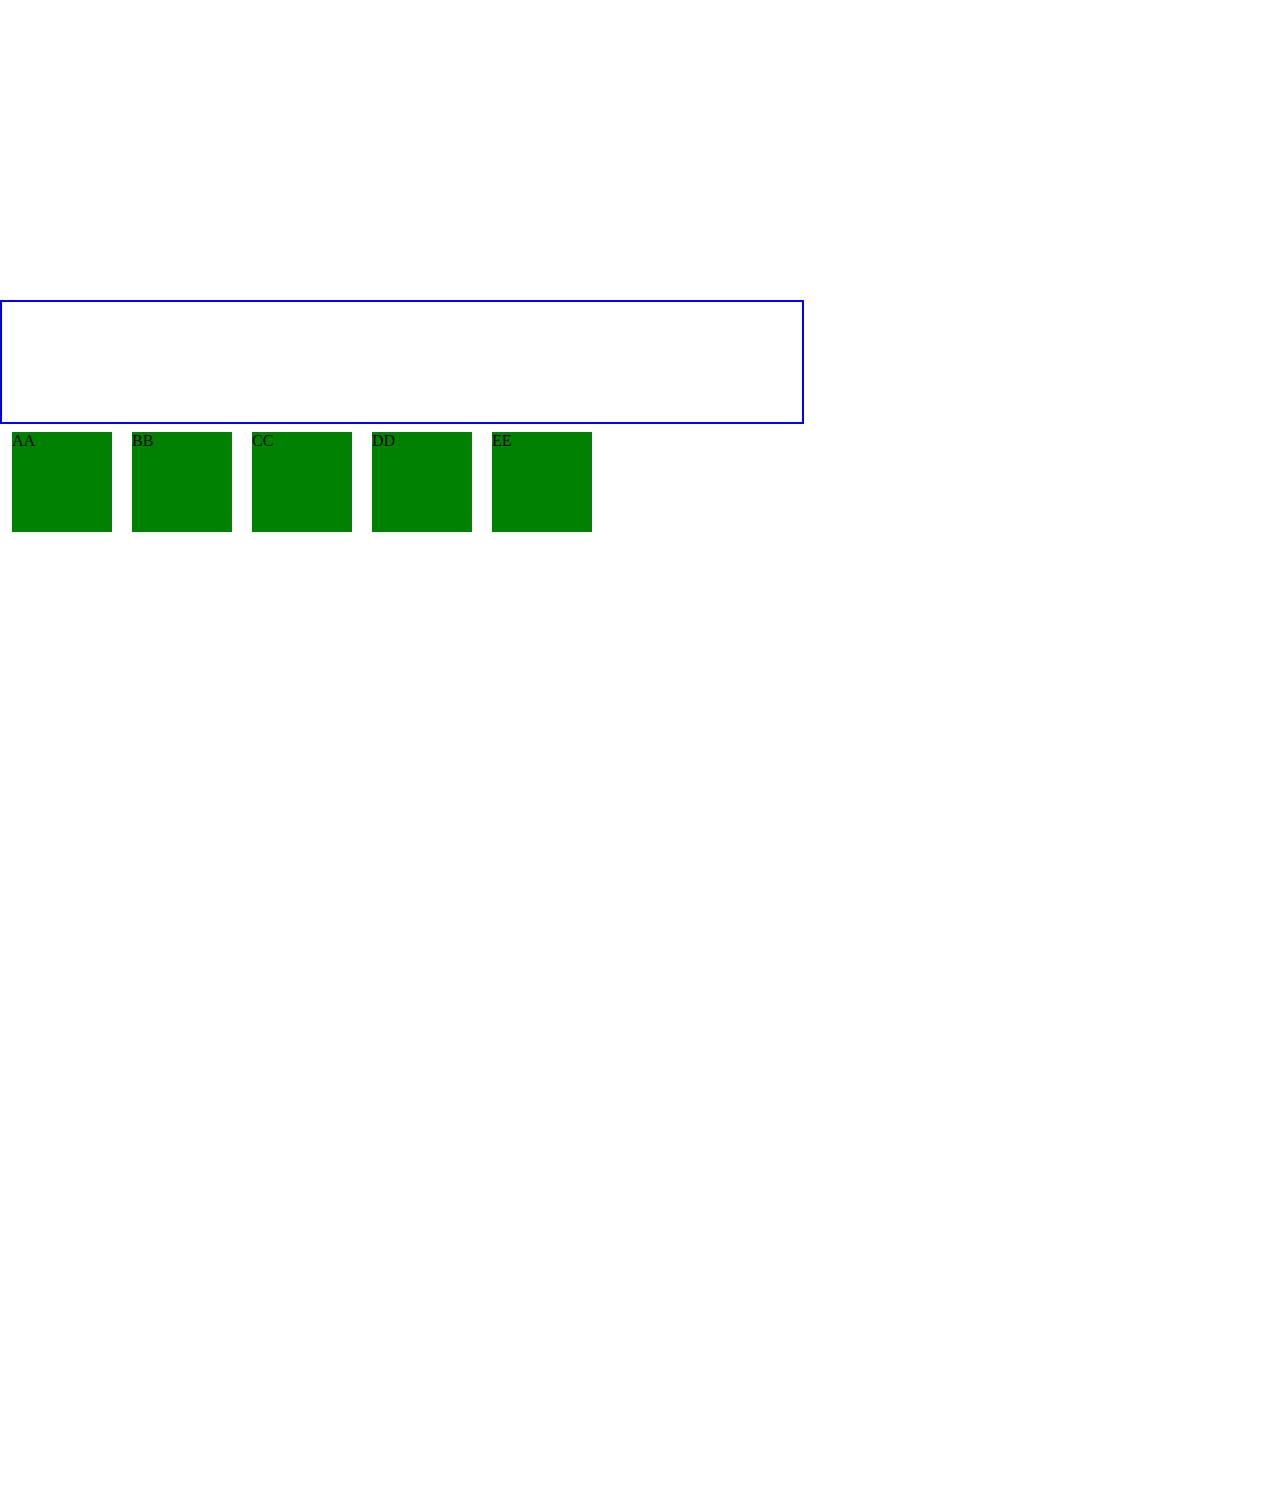
<file: oppo官网/波浪运动.html>
<!DOCTYPE html>
<html>

	<head>
		<meta charset="UTF-8">
		<title></title>
		<style type="text/css">
			body{
				height: 1500px;
			}
			div {
				width: 100%;
				height: 600px;
				background: blue;
				position: relative;

			}
			
			* {
				margin: 0px;
				padding: 0px;
				list-style: none;
			}
			
			ul {
				width: 800px;
				height: 120px;
				position: relative;
				left:0;
				top: 300px;
				border: 2px solid blue;
				transition: 2s;
			}
			.move{
				left: 360px;
			}
			ul li {
				width: 100px;
				height: 100px;
				background: green;
				margin: 10px;
				float: left;
				position: relative;
				top: 120px;
			}
		</style>

		<script src="js/tool.js"></script>
	</head>

	<body>

		<ul id="box">
			<li>AA</li>
			<li>BB</li>
			<li>CC</li>
			<li>DD</li>
			<li>EE</li>
		</ul>

		<script>
			var lis = document.getElementsByTagName("li");
			var ul  =document.getElementById("ul");
			var m1,timer = null;
			
			

			var box = document.getElementById("box");
			function moveAutoplay(obj){
			window.onscroll = function(){
				var y = getY(obj);   //求元素y坐标
				console.log(y);
				var h = client().height; //window窗口高度
				var sTop = (getScrollTop()).top; //滚动上去的高度
				
						if(y>sTop && (y <(sTop+h))){
							function M(i) {
						m1 = new Move(lis[i],0,"top").stop().animation();
//						m1.animation();
					}

					for(var i = 0; i < lis.length; i++) {
						setTimeout(M, i * 500, i);
					}
					lis[3].onmouseenter =function(){				
					m2 = new Move(this,-10,"top").stop().animation();			
			}
						lis[3].onmouseleave =function(){				
					m2 = new Move(this,0,"top").stop().animation();			
			}
			lis[4].onmouseenter =function(){
//				var that = this;
//				if(timer){
//					clearTimeout(timer);
//				}
//				if(typeof m2 == "object"){
//					clearInterval(m2,timer)
//				}
//				function temp(){
					m2 = new Move(this,-10,"top").stop().animation();
//				}
//				timer = setTimeout(temp,50);
					
			}
			lis[4].onmouseleave =function(){
//				var that = this;
//				if(timer){
//					clearTimeout(timer);
//				}
//				if(typeof m2 == "object"){
//					clearInterval(m2,timer)
//				}
//				function temp2(){
					m2 = new Move(this,0,"top").stop().animation();
//				}
//				timer = setTimeout(temp2,50);	
					
			}
				}else{
					console.log("不不在当前")
				}
			  }
			}
			moveAutoplay(box);
			
			function getScrollTop() {
				var sLeft = document.documentElement.scrollLeft == 0 ? document.body.scrollLeft : document.documentElement.scrollLeft;
				var sTop = document.documentElement.scrollTop == 0 ? document.body.scrollTop : document.documentElement.scrollTop;
				return {
					top: sTop,
					left: sLeft
				}
			}
			function getY(obj) {
				var y = 0;
				while(obj.tagName != "BODY") {
					y += obj.offsetTop + obj.offsetParent.clientTop;
					obj = obj.offsetParent;
				}
				return y;
			}
			
			(function() {
				if(window.innerHeight !== undefined) {
					client = function() {
						return {
							"width": window.innerWidth,
							"height": window.innerHeight
						}
					}
				} else if(document.compatMode === "CSS1Compat") {
					client = function() {
						return {
							"width": document.documentElement.clientWidth,
							"height": document.documentElement.clientHeight
						}
					}

				} else {
					client = function() {
						return {
							"width": document.body.clientWidth,
							"height": document.body.clientHeight
						}
					}
				}
			}());
		</script>
	</body>

</html>
</file>
<file: index4/assets/style.css>
@charset "utf-8";
body{
	padding:0;
	margin:0;
	}
	ul,li{
	padding:0;
	margin:0;	
	}
.content{
	width:100%;
	min-width:512px;
	margin:0 auto;
	}
.header{
	height:100px;
	width:100%;
	background:#DFDFDF;
	margin:0 auto;
	}
.header img{
	float:center;
	}
.quickLinks{
	width:30%;
	height:50px;
	margin-top:32px;
	float:right;
	text-align:center;
	}
.quickLinks a{
	display:inline-block;
	width:60px;
	height:36px;
	border:1px #1176DB solid;
	color:#1176DB;
	text-decoration:none;
	font-size:12px;
	line-height:36px;
	}
.quickLinks a:hover{
	box-shadow: 0 0 10px #98CCFC;.
	
	}
	/*------------------导航样式----------------*/
	.nav{
		width:100%;
		height: 60px;
		background:#98CCFC;
	}
	.nav ul li{
		text-align: center;
		list-style: none;
		float:left;
		width: 100px;
		height: 60px;
		line-height: 60px;
	}
	.nav ul li a{
		display:block;
		width:100px;
		height:60px;
		color:#495A80;
		text-decoration:none;
	}
	.nav ul{
		width: 800px;
		margin: 0 auto;
	}
.nav ul li:hover{
	background:white;
	transition:2s;
}
	/*------------------导航样式结束----------------*/
	/*-------------------banner 开始----------------*/
	.banner{
		width:100%;
		height:300px;
		background:url("../img/banner2.jpg") no-repeat;
		background-size:100%;
	}
</file>
<file: index5 导航待响应/assets/style.css>
﻿@charset "utf-8";
body{
	padding:0;
	margin:0;
	}
	ul,li{
	padding:0;
	margin:0;	
	}
.content{
	width:100%;
	min-width:980px;
	margin:0 auto;
	}
.header{
	width:100%;
	height:100px;
	background:#DFDFDF;
	margin:0 auto;
	}
.header img{
	float:left;
	}
.quickLinks{
	width:30%;
	height:50px;
	margin-top:32px;
	float:right;
	text-align:center;
	}
.quickLinks a{
	display:inline-block;
	width:60px;
	height:36px;
	border:1px #1176DB solid;
	color:#1176DB;
	text-decoration:none;
	font-size:12px;
	line-height:36px;
	}
.quickLinks a:hover{
	box-shadow: 0 0 10px #98CCFC;.
	}
	/*------------------导航样式----------------*/
	.nav{
		width:100%;
		height: 60px;
		background:#F5F6EB;
	}
	.nav ul li{
		text-align: center;
		list-style: none;
		float:left;
		width: 100px;
		height: 60px;
		line-height: 60px;
	}
	.nav ul li a{
		display:block;
		width:100px;
		height:60px;
		color:#495A80;
		text-decoration:none;
	}
	.nav ul{
		width: 800px;
		margin: 0 auto;
	}
.nav ul li:hover{
	background: #c7ceb2;
	transition:2s;
}
	/*------------------导航样式结束----------------*/
	/*-------------------banner 开始----------------*/
	.banner1{
		width:100%;
		background:url("../img/banner1.jpg") no-repeat;
		background-size:100%;
	}
	.banner2{
		width:100%;
		background:url("../img/banner2.jpg") no-repeat;
		background-size:100%;
	}
	.swiper-container{
		width:100%;
	}
</file>
<file: oppo官网/ajax/index.css>
/*公用CSS-web*/
body, h1, h2, h3, h4, ul, dl, p, ol {
	margin:0px;
	padding:0px;
	font-size:100%;
	font-family:"microsoft yahei";
	
}
a {
	text-decoration:none;
	color:#666;
}
a img {
	border:0px;
}
a:hover {
	color:#000;
}
body {
	min-width:1180px;
}
.w1180 {
	width:1180px;
	margin:0px auto;
}
a:hover {
	color:#00925f;
	cursor:pointer;
}
b {
	color:#00925f;
	font-size:14px;
}
/*top1*/
#top1 {
	width:100%;
	height:37px;
	border-top:3px #00925f solid;
	background:#2b2b2b;
	color:#b2b2b2;
	font-size:12px;
	line-height:36px;
}
#top1 a {
	height: 12px;
	line-height: 12px;
	display: block;
	float: left;
	padding: 3px 15px 0px;
	border-right: 1px solid #474747;
}
.top11 {
	float:left;
}
.top12 {
	float:right;
	margin-top:10px;
}
/*top1_End*/
/*nav_Start*/
#nav {
	width:100%;
	height:85px;
}
.nav11 {
	float:left;
	width:180px;
}
.nav12 {
	float:right;
	margin-top:35px;
}
.nav12 a {
	display:block;
	padding:0px 20px;
	float:left;
}
/*nav_End*/
/*navshadow*/
.navshadow {
	width:100%;
	height:3px;
	font-size:0px;
	line-height:0px;
	background-color:#b2b2b2;
	position:absolute;
	z-index:99;
	top:125px;
	left:0px;
	opacity:0.5;
	filter:alpha(opacity=50);
}
/*flash*/
#flash {
	width:100%;
	height:630px;
	position:relative;
	overflow:hidden;
	background-color:#f2f2f2;
}
/*fbg*/
#fbg {
	position:absolute;
	left:0px;
	top:0px;
	width:100%;
	height:620px;
	z-index:1;
	background-image:url(../img/fbg0.jpg);
	background-color:#f4f4f4;
	background-position:50% 0px;
}
/*f盒子*/
#f {
	width:1180px;
	margin:0px auto;
	position:relative;
	height:620px;
	z-index:1;
}
/*fa*/
#f a {
	width:100%;
	display:block;
	position:absolute;
}
.fanow div {
	position:absolute;
	left:0px;
	top:-10px;
} 
.fanot div {
	position:absolute;
	left:-1500px;
	top:-10px;
}
/*fnavbg*/
#fnavbg {
	z-index:10;
	bottom:70px;
	position:relative;
	background-color:#c1e7e0;
	height:70px;
	width:100%;
	opacity:0.9;
	filter:alpha(opacity=90);
}
#fnav {
	position:absolute;
	z-index:40;
	left:50%;
	bottom:27px;
	list-style:none;
	width:auto;
	height:16px;
}
#fnav li {
	width:16px;
	height:16px;
	float:left;
	margin-right:8px;
	background:url(../img/icons.png) no-repeat -258px -928px;
	cursor:pointer;
}
/*#fnav .nowx{
	background:url(../img/icons.png) no-repeat -280px -928px ;
}*/
#fnav li.active {
	background-position:-280px -928px;
}
/*progress*/
.progress {
	z-index:99;
	position:relative;
	bottom:71px;
	height:3px;
	width:1180px;
	margin:0px auto;
	background:url(../img/bar-bg.png);
}
#progress1 {
	height:3px;
	width:0px;
	background-color:#00925f;
}
/*明星类型*/
.startphone{
	width: 1180px;
	margin: auto;
}
.startphone-title img{
	display: block;
	margin: 0 auto;
	
}
.fourphone ul{
	display: -webkit-box;
	display: -moz-box;
	display: -ms-flexbox;
	display: -webkit-flex;
	display: flex;
	-webkit-flex-flow: row nowrap;
	justify-content: space-between;
	position: relative;
	margin-top:20px;
	list-style: none;
}
.startphone-ul{
	height: 558px;
	
}
.start-shadow{
	height: 435px;
    background: url(../img/pic-s.png) no-repeat bottom;
}
.fourphone li{
	position: relative;
	transform: translateY(603px);
	text-align: center;
	font-family: "microsoft yahei";
	border-bottom: 5px #dfdfdf solid;
	transition: 1s;
	cursor: pointer;
	
}
.fourphone li:hover{
	transition: 0.2s;
	margin-top: -10px;
	border-bottom: 5px solid #31a57d;
}
#important .phoneli{
	transform: translateY(0px) ;
}

.fourphone li h2{
	width: 100%;
    text-align: center;
    font-size: 22px;
    padding-top: 21px;
    height: 27px;
    font-weight: bold;
}
.fourphone li p{
	font-size: 12px;
    height: 35px;
    line-height: 35px;
    color: #999;
    text-align: center;
}
.fourphone li span{
	display: inline-block;
color: #00925f;
	margin: 0 10px 0 0;
}

.fourphone li em{
	width: 14px;
    height: 14px;
    display: inline-block;
    background: url(../img/icons.png) no-repeat -177px -1014px;
    vertical-align: -3px;
}

/*course*/
#course{
	margin-top: 50px;
	position: relative;
    z-index: 999;
    background: #F6F6F6;
    height: 1068px;
    border-bottom: 3px #d9d9d9 solid;
    width: 100%;
    overflow: hidden;
}
#courseone{
	width: 1180px;
	margin: auto;
}
#course-title img{
	display:block;
	margin:50px auto;
}
#course-content{
	height: 900px;
	position: relative;
}
#course-content>div{
	 box-sizing: border-box;
}
#course-content>div:nth-of-type(1){
	position: absolute;
	left: -500px;
}
#course-content .cfirst-img{
	left: 0px !important;
	transition: 0.5s;
}
#course-content>div:nth-of-type(2){
	position: absolute;
	top: 0;
	left: 300px;
	width: 280px;
    height: 270px;
    border: 5px #CCC solid;
    background-color: #FFF;
    padding-left:20px;
   
}
#course-content>div:nth-of-type(2) h2{
	font-weight: normal;
    font-size: 22px;
    text-align: center;
    width: 100%;
    line-height: 60px;
}
#course-content>div:nth-of-type(2) li{
	padding: 10px 0px;
	font-size: 14px;
    color: #666;
}
#course-content>div:nth-of-type(3){
	position: absolute;
	right: -500px;
}
#course-content .cthird-img{
	right: 0px !important;
	transition: 0.5s;
}
#course-content>div:nth-of-type(4){
	position: absolute;
	left: -500px;
	top: 305px;
}
#course-content .cforth-img{
	left: 300px !important;
	transition: 0.8s;
}
#course-content>div:nth-of-type(5){
	position: absolute;
	right: -500px;
	top: 305px;
}
#course-content .cfifth-img{
	right: 300px !important;
	transition: 0.8s;
}
#course-content>div:nth-of-type(6){
	position: absolute;
	right:-500px;
	top: 305px;
}
#course-content .csixth-img{
	right: 0px !important;
	transition: 0.8s;
}
#course-content>div:nth-of-type(7){
	position: absolute;
	left: -500px;
	top: 605px;
}
#course-content .cseventh-img{
	left: 0px !important;
	transition: 0.8s;
}
#course-content>div:nth-of-type(8){
	position: absolute;
	right: -500px;
	top: 605px;
}
#course-content .ceighth-img{
	right: 0px !important;
	transition: 0.8s;
}
#course-content>div:hover{
	border-bottom: 4px solid #00925f;
    cursor: pointer;
    transform: translate(-3px,-3px);
     transition: 0.1s;
}
#course-content>div:nth-of-type(2):hover{
	border-bottom:5px #CCC solid;
    cursor: none;
    transform: none;
   
}
/*student*/
#student{
	/*margin-top: 50px;*/
	position: relative;
    z-index: 999;
    background: #eaeaea;
    height: 780px;
   
    width: 100%;
    overflow: hidden;
}
#studentone{
	width: 1180px;
	margin: auto;
}
#student-title img{
	display:block;
	margin:50px auto;
}

#content-left{
	position:relative;
	left: 0;
	width: 68%;
	background: red;
	
}
#content-left>div{
	box-sizing: border-box;
	border-bottom: 5px solid #ccc;
}
#content-left>div:hover{
	border-bottom:5px solid #00925F;
	cursor: pointer;
	transform: translateY(-5px);
	transition: 0.5s;
}
#content-left img{
	display: block;
	width: 380px;
	height: 270px;
}

#content-left  #contentone{
	position: absolute;
	left: -900px;
	top: 0;
}
#content-left .s-first-img{
	left: 0 !important;
	top: 0;
	transition: 0.5s;
}
#content-left  #contenttwo{
	position: absolute;
	left: -500px;
	top: 0;
}
#content-left .s-second-img{
	left: 400px !important;
	top: 0;
	transition: 0.5s;
}
#content-left  #contentthree{
	position: absolute;
	left: -900px;
	top: 300px;
}
#content-left .s-third-img{
	left: 0 !important;
	top: 300px;
	transition: 0.5s;
}
#content-left  #contentfour{
	position: absolute;
	left: -500px;
	top: 300px;
}
#content-left .s-forth-img{
	left: 400px !important;
	top: 300px;
	transition: 0.5s;
}
#content-right{
	position: absolute;
	right: -500px;
	width: 32%;
	padding: 0;

	
	
}
#right-button{
	width: 380px;
}
#right-button>span{
	float: left;
    width: 190px;
    height: 48px;
    font-size: 18px;
    line-height: 48px;
    text-align: center;
    color: #666;
    cursor: pointer;
    background: #dadada;
	border-top: 2px #dadada solid;
}
#right-button .active{
	border-top: 2px #00925f solid;
    background-color: #fff;
}
#right-button .hide{
	border-top: 2px #dadada solid;
    background: #dadada;
}      
#right-content .content-list{
	width: 380px;
    height: 570px;
    background-color: #FFF
	
}

#right-content .content-list li{
	list-style: none;
	width: 90%;
	float: left;
    font-size: 12px;
    line-height: 24px;
    color: #888;
    margin:20px 0 0 10px ;
    padding-top: 10px;
   
}
#right-content .content-list li:before{
	content: "";
	position: relative;
	float: left;
	width: 100px;
	height: 80px;
	margin-right: 14px;
	

}
#right-content .content-list li:nth-of-type(1){
	background: url(../img/s5li1.jpg) no-repeat;
	background-color:#f6f6f6;

}
#right-content .content-list li:nth-of-type(2){
	background: url(../img/s5li2.jpg) no-repeat;
	background-color:#f6f6f6;
}
#right-content .content-list li:nth-of-type(3){
	background: url(../img/s5li3.png) no-repeat;
	background-color:#f6f6f6;
}
#right-content .content-list li:nth-of-type(4){
	background: url(../img/s5li4.png) no-repeat;
	background-color:#f6f6f6;
}
#right-content .content-list li:hover{
	background-color: #ddd;
	cursor: pointer;
	transform: translateY(-8px);
}
#right-content .show{
	display: block;
}
#right-content .hidden{
	display:none;
}
.content-introduce{
	width: 380px;
   	height: 570px;
    background-color: #FFF;
  	padding-top:50px;
  	box-sizing: border-box;
}
.content-introduce p{
	padding: 25px 20px 0px;
    font-size: 16px;
    color: #666;
    line-height: 30px;
    text-indent: 32px;
}
#student-content .content-move{
	right: 0;
	transition: 0.5s;
}

#service{
	height: 125px;
    position: relative;
    z-index: 1;
}
#service-body{
	width: 1180px;
    margin: 0px auto;
    list-style: none;
    height: 125px;
}
#service-body ul{
	list-style: none;
	height: 125px;
	overflow: hidden;
}

#service-body ul li{
	position: relative;
	top: 60px;
    width: 236px;
    height: 125px;
    background-image: url(../img/icons.png);
    background-repeat: no-repeat;
    float: left;
   
}
#service-body ul li:nth-of-type(1){
	    background-position: -243px -540px;
}

#service-body ul li:nth-of-type(2){
	    background-position: -484px -540px;
}

#service-body ul li:nth-of-type(3){
	    background-position: -724px -540px;
}

#service-body ul li:nth-of-type(4){
	background-position: -964px -540px;
}
#service-body ul li:nth-of-type(4):hover{
	transform: translateY(-5px);
	transition: 0.2s;
	cursor: pointer;
}
#service-body ul li:nth-of-type(5){
	    background-position: -1203px -540px;
}
#service-body ul li:nth-of-type(5):hover{
	transform: translateY(-5px);
	transition: 0.2s;
	cursor: pointer;
}
</file>
<file: tengxun/css/style.css>
h3,
select,
body,
a,
ul,
li,
h1,
img,
h2,
span,p {
	padding: 0;
	margin: 0;
}

a {
	text-decoration: none;
}

ul {
	list-style: none;
}

body {
	width: 100%;
	min-width: 1200px;
	margin: 0 auto;
	height: 1200px;
}

.icon {
	background: url(../imgs/index-sprite.png);
	width: 15px;
	height: 16px;
	background-position: 0 -121px;
	display: inline-block;
	vertical-align: middle;
	padding-right: 5px;
}

#header {
	width: 1200px;
	margin: 0 auto;
	height: 100px;
}

#header .logo {
	float: left;
}

#header .search {
	width: 454px;
	height: 72px;
	float: left;
	position: relative;
	margin-top: 16px;
	margin-left: 30px;
}

#header .search .searchcontent {
	height: 38px;
	width: 450px;
	border: 2px solid blue;
	border-radius: 3px;
}

#header .search select {
	height: 38px;
	width: 62px;
	border: none;
}

#header .search select:hover {
	background: lightgrey;
}

#header .search .searchtext input {
	width: 315px;
	height: 24px;
	position: absolute;
	top: 8px;
	left: 62px;
	border: none;
	border-left: 1px solid #ececec;
	margin-left: 3px;
	margin-right: 20px;
}

#header .search .searchimg {
	position: absolute;
	top: 2px;
	right: 2px;
}

#header .search .searchitems {
	width: 450px;
}

#header .search .searchitems h3 {
	float: left;
	padding-right: 30px;
	padding-top: 12px;
}

#header .search .searchitems h3 a {
	display: block;
	color: red;
	font-size: 14px;
	font-family: "微软雅黑";
}

#header .search .searchitems h3 a:hover {
	color: royalblue;
}

#header .header-login {
	width: 294px;
	height: 36px;
	float: right;
	margin-top: 16px;
	padding-top: 14px;
	position: relative;
}

#header .header-login a:nth-of-type(1) {
	padding-left: 40px;
	padding-right: 10px;
	border-right: 1px solid lightgray;
}

#header .header-login>a {
	font-family: "微软雅黑";
	font-size: 14px;
	color: #000000;
}

#header .header-login>a:hover {
	color: royalblue;
}

#header .header-login .attend-class {
	float: right;
	padding-bottom: 10px;
	padding-right: 40px;
	font-family: "微软雅黑";
	font-size: 14px;
	cursor: pointer;
}

#header .header-login .class-begins {
	position: absolute;
	top: 40px;
	right: 20px;
	display: none;
}

.attend-class:hover {
	color: royalblue;
}

.attend-class:hover .class-begins {
	display: block !important;
}

#header .header-login .class-begins li:nth-of-type(1) {
	border-bottom: none;
}

#header .header-login .class-begins li {
	width: 120px;
	height: 38px;
	border: 1px solid gray;
}

#header .header-login .class-begins a {
	display: block;
	height: 38px;
	font-family: "微软雅黑";
	font-size: 14px;
	color: #000000;
	padding: 0;
	line-height: 38px;
	text-align: center;
}

#header .header-login .class-begins a:hover {
	color: royalblue;
}

#list {
	height: 478px;
	width: 1200px;
	margin: auto;
	position: relative;
	z-index: 1;
}

#list .list-vertical nav {
	position: relative;
	width: 220px;
	height: 478px;
	background-color: rgb(4, 119, 192);
}

#list .list-vertical nav h1 {
	height: 50px;
	color: white;
	font-size: 16px;
	font-weight: normal;
	line-height: 50px;
	background: rgb(24, 142, 238) url(../imgs/1.png) no-repeat;
}

#list .list-vertical nav h1 a {
	display: block;
	width: 180px;
	height: 100%;
	margin-left: 40px;
	color: white;
}

#list .list-vertical nav h1 a:hover {
	text-decoration: underline;
}

#list .list-vertical nav ul li {
	height: 70px;
	border-bottom: 1px solid #1681c4;
	padding-left: 12px;
	background: url(../imgs/arr11.png) no-repeat 200px 15px;
}

#list .list-vertical nav ul li>a {
	display: block;
	color: white;
	padding: 7px 0px;
}

#list .list-vertical nav ul li>a:hover {
	text-decoration: underline;
}

#list .list-vertical nav ul li:hover {
	background: #0264a3 url(../imgs/arr1.png) no-repeat 200px 12px;
}

#list .list-vertical nav ul li>div>a {
	color: #97d2f7;
	font-size: 14px;
}

#list .list-vertical nav ul li>div>a:hover {
	text-decoration: underline;
}

#list .list-vertical .sub {
	display: none;
	position: absolute;
	left: 220px;
	top: 50px;
	width: 976px;
	min-height: 424px;
	border: 2px #09699c solid;
	background-color: rgba(230, 252, 252, 0.9);
	z-index: 99;
}

#list .list-vertical nav ul li:hover .sub {
	display: block;
}

#list .list-horizontal {
	position: absolute;
	top: 0;
	left: 220px;
}

#list .list-horizontal li {
	float: left;
	height: 50px;
	line-height: 50px;
}

#list .list-horizontal li a {
	display: block;
	padding: 0 15px;
	color: black;
	font-family: "微软雅黑";
}

#list .list-horizontal li a:hover {
	color: dodgerblue;
}

#list .list-img {
	position: absolute;
	top: 50px;
	left: 220px;
}

#body-bg {
	width: 100%;
	height: 300px;
	background: #091426;
	position: absolute;
	top: 150px;
	z-index: -1;
}

#list .list-imgthree {
	width: 980px;
	height: 125px;
	position: absolute;
	left: 220px;
	bottom: 0;
	border-bottom: 1px solid lightgray;
	border-right: 1px solid lightgray;
}

#list .list-imgthree img {
	float: left;
}

#list .welcome {
	position: absolute;
	top: 70px;
	left: 980px;
	background: #e6e6e6;
	width: 220px;
	height: 260px;
}

#list .welcome h2 {
	text-align: center;
	font-family: "微软雅黑";
	font-size: 16px;
	padding-top: 40px;
	padding-bottom: 20px;
	font-weight: normal;
}

#list .welcome img {
	display: block;
	margin: 0 auto;
	padding-bottom: 5px;
}

#list .welcome button {
	display: block;
	width: 180px;
	height: 40px;
	margin: 0 auto;
	background: dodgerblue;
	cursor: pointer;
}

#list .welcome button:hover {
	background: blue;
}

#guess-like {
	width: 1200px;
	height: 343px;
	margin: 40px auto 0;
}

#hot-class {
	width: 1200px;
	height: 343px;
	margin: 40px auto 0;
}

.like-header {
	height: 40px;
	padding-bottom: 5px;
	border-bottom: 1px solid lightgray;
}

.like-header h2 {
	float: left;
	font-family: "微软雅黑";
	font-weight: normal;
}

.like-right {
	float: right;
	cursor: pointer;
	padding-top: 15px;
}

.like-right span {
	font-family: "微软雅黑";
}

.like-right:hover {
	color: deepskyblue;
}

.like-right:hover .icon {
	width: 15px;
	height: 16px;
	background-position: 0 -142px;
	display: inline-block;
	vertical-align: middle;
	padding-right: 5px;
}

.like-class ul {
	margin-top: 30px;
	width: 1200px;
	height: 238px;
}

.like-class li:first-child {
	margin-left: 0;
}

.like-class li:last-child {
	margin-right: 0;
}

.like-class li {
	width: 238px;
	height: 221px;
	float: left;
	border: 1px solid white;
}

.like-class li:hover {
	border: 1px solid lightgray;
}

.like-class img {
	display: block;
	margin: 10px auto;
}

.like-class li>a {
	font-family: "微软雅黑";
	display: inline-block;
	width: 220px;
	height: 38px;
	font-size: 14px;
	margin-left: 10px;
	color: #000000;
}

.like-class a:hover {
	color: dodgerblue !important;
}

.like-class span a {
	float: left;
	margin-left: 10px;
	font-size: 15px;
	color: #5FB41B;
	font-family: "微软雅黑";
	margin-top: 5px;
}

.like-class ul span:nth-last-of-type(1) a {
	font-size: 14px;
	margin-right: 10px;
	color: gray;
	float: right;
}

#fist-content,#third-content,#fifth-content {
	background: #f9f9f9;
	width: 100%;
	height: 585px;
	margin-top: -20px;
}

.main-content {
	width: 1200px;
	height: 545px;
	margin: 0 auto;
	padding-top: 40px;
	position: relative;
}

.main-content .left-content {
	width: 200px;
}

.main-content .left-content h2 {
	width: 200px;
	padding-bottom: 16px;
	font-family: "微软雅黑";
	font-weight: normal;
	cursor: pointer;
}

.main-content .left-content h2:hover {
	color: dodgerblue;
}

.main-content .left-content img {
	margin-left: -20px;
}

.main-content .center-nav {
	position: absolute;
	top: 40px;
	left: 220px;
	width: 974px;
	height: 36px;
	padding-bottom: 12px;
	border-bottom: 1px solid lightgray;
}

.main-content .center-nav li {
	float: left;
	height: 36px;
	padding: 0 15px 12px 15px;
	cursor: pointer;
}

.main-content .center-nav li a {
	font-family: "微软雅黑";
	text-align: center;
	font-size: 14px;
	display: block;
	height: 36px;
	line-height: 36px;
	color: black;
	padding-bottom: 12px;
}

.main-content .center-nav li:hover a {
	color: dodgerblue;
}

.main-content .center-nav li:hover {
	border-bottom: 2px solid dodgerblue;
}

.main-content .center-content {
	width: 980px;
	height: 450px;
	position: absolute;
	top: 87px;
	left: 210px;
}

.main-content .center-content .six-img {
	height: 430px;
	width: 736px;
	margin-left: 8px;
	margin-top: 20px;
}

.main-content .center-content .six-img li {
	float: left;
	border: 1px solid white;
	width: 220px;
	height: 202px;
	padding: 7px;
	margin-top: 5px;
	margin-left: 9px;
}

.main-content .center-content .six-img li:hover {
	border: 1px solid lightgray;
}

.main-content .center-content .six-img li>a {
	display: block;
	width: 220px;
	height: 40px;
	font-size: 14px;
	font-family: "微软雅黑";
	text-overflow: ellipsis;
	overflow: hidden;
	white-space: normal;
	color: black;
}

.main-content .center-content .six-img li>a:hover {
	color: dodgerblue;
}


/*.main-content .center-content .six-img span{
	font-size: 14px;
	font-family: "微软雅黑";
}*/

.main-content .center-content .six-img span a {
	float: left;
	margin-left: 10px;
	font-size: 15px;
	color: #5FB41B;
	font-family: "微软雅黑";
	margin-top: 5px;
}

.main-content .center-content .six-img ul span:nth-last-of-type(1) a {
	font-size: 14px;
	margin-right: 10px;
	color: gray;
	float: right;
}

.main-content .center-content .six-img ul span:nth-last-of-type(1) a:hover {
	color: dodgerblue;
}

.center-aside {
	width: 242px;
	position: absolute;
	right: 0px;
	top: 120px;
}

.center-aside .top {
	width: 236px;
	height: 50px;
	line-height: 50px;
	font-size: 10px;
}

.center-aside .top span {
	float: left;
	font-size: 15px;
	color: darkslategray;
	height: 35px;
	font-family: "微软雅黑";
	width: 50%;
	text-align: center;
	cursor: pointer;
	padding-bottom: 14px;
	border-bottom: 2px solid gray;
}

.center-aside .top span:nth-of-type(2) {
	float: right;
}

.center-aside .top span:hover {
	color: black !important;
	border-bottom-color: deepskyblue !important;
}

.center-aside .list ul {
	margin-top: 20px;
}

.center-aside .list ul li::before {
	content: "";
	display: inline-block;
	width: 18px;
	height: 18px;
	background-image: url(../imgs/index-sprite.png);
	background-repeat: no-repeat;
	background-position: 0px -80px;
	margin: 6px 0px 0px 10px;
	float: left;
}

.center-aside .list ul li:nth-of-type(2)::before {
	background-position: -30px -80px;
	/*负值就代表向上*/
}

.center-aside .list ul li:nth-of-type(3)::before {
	background-position: -60px -80px;
	/*负值就代表向上*/
}

.center-aside .list ul li:nth-of-type(4)::before {
	background-position: -90px -80px;
	/*负值就代表向上*/
}

.center-aside .list ul li:nth-of-type(5)::before {
	background-position: -120px -80px;
	/*负值就代表向上*/
}

.center-aside .list ul li:nth-of-type(6)::before {
	background-position: -150px -80px;
	/*负值就代表向上*/
}

.center-aside .list ul li:nth-of-type(7)::before {
	background-position: -180px -80px;
	/*负值就代表向上*/
}

.center-aside .list ul li:nth-of-type(8)::before {
	background-position: -210px -80px;
	/*负值就代表向上*/
}

.center-aside .list ul li:nth-of-type(9)::before {
	background-position: -240px -80px;
	/*负值就代表向上*/
}

.center-aside .list ul li:nth-of-type(10)::before {
	background-position: -270px -80px;
	/*负值就代表向上*/
}

.center-aside .list ul li {
	line-height: 26px;
	height: 26px;
}

.center-aside .list ul li:nth-of-type(1) {
	height: 120px;
}

.center-aside .li1desc img {
	float: left;
	margin-left: 40px;
	margin-right: 6px;
}

.center-aside .li1desc h5 {
	font-size: 18px;
	color: orangered;
	margin: 3px 0px 0px 0px;
	padding: 0px;
	width: 100px;
	height: 26px;
	float: left;
	font-weight: normal;
}

.center-aside .li1desc cite {
	color: #999;
	width: 100px;
	float: left;
	font-style: normal;
}

.center-aside .list ul li:hover {
	background-color: lightgray;
}
.center-aside .list ul li:hover a{
	color: dodgerblue;
}
.center-aside ul li a {
	margin-left: 35px;
	font-family: "微软雅黑";
	font-size:14px;
	color: #000000;
	width: 200px;
	display: block;
	overflow: hidden;
	text-overflow: ellipsis;
	white-space: nowrap;
}
#agency{
	background: #f9f9f9;
	width: 100%;
	height:200px;
	border: 1px solid white;
}
.checkin-agency{
	width: 1200px;
	height: 120px;
	margin:40px auto 0;
	position: relative;
	
}
.checkin-agency h3{
	 font-size: 22px;
     width: 95px;
     height: 32px;
     line-height: 32px;
     position: absolute;
     top: 50%;
     margin-top: -20px;   
}
.checkin-agency .nav-agency{
	position: absolute;
	top:18px;
    left:108px;
    width: 1092px;
    background: blue; 
}
.checkin-agency .nav-agency span{
	width:26px;
	height:30px;
	background: lightgray;
	font-size:30px;
	text-align: center;
	line-height:30px;
	cursor: pointer;
}
.checkin-agency .nav-agency span:hover{
	background: dodgerblue;
}
.checkin-agency .nav-agency span:first-child{
	position: absolute;
	top:31px;
	left:-48px ;
}
.checkin-agency .nav-agency span:last-child{
	position: absolute;
	top:31px;
	right: 0;
}
.checkin-agency .nav-agency ul{
	width: 1045px;
	height: 102px;
	position: absolute;
	right:0;
	top:-9px;
}
.checkin-agency .nav-agency li{
	float: left;
	width: 100px;
	height: 100px;
	border:1px solid lightgray;
	margin-right:26px;
}
.checkin-agency .nav-agency ul li:nth-of-type(8){
	padding-right:0px !important;
}
.checkin-agency .nav-agency li img{
	width: 100px;
}
#footer {
	width: 100%;
	height: 330px;
	background: #444547;
	border: 1px solid white;
	position: relative;
}
.footer-top{
	width: 1200px;
	height: 124px;
	margin:40px auto 0;
	padding-bottom:10px ;
	border-bottom:1px solid lightslategray ;
		
}
.footer-top h3{
	color: darkgray;
	font-size:26px ;
}
.footer-top .footer-nav ul li{
	float: left;
	margin-top:10px ;
	padding:10px 20px 10px 0;
	color: darkgray;
}
.footer-top .footer-nav ul a{
	color: darkgray;
}
.footer-top .footer-nav ul a:hover{
	text-decoration: underline;
}
.footer-bottom{
	width: 1200px;
	height: 124px;
	margin:20px auto 0;
	padding-bottom:10px ;
	border-bottom:1px solid lightslategray ;		
}
.footer-bottom img{
	display: block;
	margin: 0 auto;
}
.footer-bottom .adress p{
	display: block;
	width: 1200px;
	text-align: center;
	padding:5px;
	color: darkgray;
	font-size: 12px;
	font-family: "微软雅黑";
}
.footer-bottom .adress a{
	color: darkgray;
	font-size: 12px;
	font-family: "微软雅黑";
}
.footer-bottom .adress  a:hover{
	text-decoration: underline;
}
#fixed{
	position: fixed;
	right: 0;
	bottom: 0;
	width: 42px;
	
}
#fixed img{
	width: 42px;
	padding:3px 0;
}
</file>
<file: 小米官网/css/style.css>
* {
	margin: 0;
	padding: 0;
	font: 14px/1.5 "Helvetica Neue", Helvetica, Arial, "Microsoft Yahei", "Hiragino Sans GB", "Heiti SC", "WenQuanYi Micro Hei", sans-serif;
}

a {
	text-decoration: none;
}

@font-face {
	font-family: 'iconfont';
	src: url("font/iconfont.eot");
	src: url("font/iconfont.eot?#iefix") format("embedded-opentype")
}

@font-face {
	font-family: 'iconfont';
	src: url([data-uri]) format("woff");
	font-weight: normal
}

.iconfont {
	font-family: "iconfont" !important;
	font-style: normal;
	-webkit-font-smoothing: antialiased;
	-webkit-text-stroke-width: 0.2px;
	-moz-osx-font-smoothing: grayscale;
}

ul {
	list-style: none;
}


/*top-nav*/

.top-nav {
	width: 100%;
	height: 40px;
	background: #333;
	font-size: 12px;
}

.container {
	width: 1226px;
	height: 40px;
	margin: 0 auto;
}

.topbar-nav {
	float: left;
	height: 40px;
	margin: 0 auto;
	list-style: none;
	overflow: hidden;
}

.container li {
	float: left;
}

.container li a {
	display: block;
	line-height: 40px;
	color: #b0b0b0;
}

.container li a:hover {
	color: #fff;
}

.container li a:after {
	content: "|";
	margin: 0 .5em;
	line-height: 40px;
	background: #424242;
	opacity: 0.5;
}

.topbar-cart {
	float: right;
	height: 40px;
	line-height: 40px;
	background: #424242;
	margin-left: 15px;
	width: 120px;
	position: relative;
	color: #b0b0b0;
	transition: 0.1s ease 0.4s;
	text-align: center;
}

.topbar-cart i {
	margin-left: 0px;
	margin-right: 2px;
	margin-top: -1px;
}

.topbar-cart:hover {
	transition: 0.1s ease 0s;
	color: #ff6700;
	background-color: #fff;
}

.cart-menu {
	position: absolute;
	right: 0px;
	top: 40px;
	height: 0px;
	width: 316px;
	text-align: center;
	background: #fff;
	box-shadow: 0 2px 10px rgba(0, 0, 0, 0.15);
	transition: 0.5s;
	overflow: hidden;
	z-index: 999;
}

.topbar-cart:hover .cart-menu {
	height: 100px;
}

.topbar-cart i:before {
	content: "";
	margin-right: auto;
	font-size: 19px;
	line-height: 20px;
	vertical-align: -4px;
}

.topbar-info {
	float: right;
	height: 40px;
}

.topbar-info ul {
	list-style: none;
}


/*header*/

.site-header {
	height: 100px;
}

.container2 {
	width: 1226px;
	height: 100px;
	margin: 0 auto;
	position: relative;
}

.logo {
	display: block;
	position: absolute;
	width: 55px;
	height: 55px;
	top: 22px;
	/*text-indent: -9999px;*/
}

.header-logo {
	position: absolute;
	background: #ff6700;
	left: 0;
	display: block;
	width: 55px;
	height: 55px;
	top: 0px;
	z-index: -1;
	text-indent: -999px;
}

.logo:before {
	content: "";
	width: 55px;
	height: 55px;
	background: url(../img/mi-logo.png) no-repeat 50% 50%;
	position: absolute;
}


/*nav-header*/

#nav-header {
	width: 800px;
	height: 100px;
	position: relative;
	left: 60px;
}

#nav-header ul {
	list-style: none;
	width: 800px;
	height: 100px;
	margin-left: 165px;
}

#nav-header:before {
	content: "";
	width: 165px;
	height: 100px;
	position: absolute;
	top: 22px;
	background: url(../img/yyymix.gif) no-repeat;
}

#nav-header ul li {
	float: left;
	line-height: 100px;
	font-size: 16px;
	padding: 0 10px;
}

#nav-header ul li a {
	color: #000;
}

#nav-header ul li:hover a {
	color: red;
}

.header-search {
	position: absolute;
	top: 22px;
	right: 70px;
	z-index: 100;
	width: 250px;
	height: 48px;
	border: none;
	font-size: 14px;
	line-height: 48px;
}

.header-search:after {
	content: "";
	position: absolute;
	right: -56px;
	top: 0;
	z-index: 44;
	width: 52px;
	height: 50px;
	border: 1px solid #e0e0e0;
	border-left: none;
	font-size: 24px;
	line-height: 50px;
	text-align: center;
	background: #fff;
	color: #616161;
	outline: 0;
	-webkit-transition: all .2s;
	transition: all .2s;
}

.header-search input {
	width: 250px;
	height: 50px;
	outline: none;
	/*-webkit-appearance: none;*/
	border-radius: 0;
	box-shadow: none;
	-webkit-rtl-ordering: none;
	border: 1px solid #e0e0e0;
	/*border-bottom:none ;*/
}

section {
	position: absolute;
	left: 0px;
	right: 0px;
	height: 0px;
	overflow: hidden;
	transition: 0.5s;
}

.sub {
	height: 230px;
	border-top: 1px solid lightgray;
}

.menu {
	width: 100%;
	background: white;
	position: relative;
	z-index: 50;
	overflow: hidden;
	box-shadow: 0px 2px 2px lightgray;
}

.menu ul {
	width: 1200px;
	margin: 0 auto;
	list-style: none;
}

.menu ul li {
	float: left;
	position: relative;
	/*margin-right: 5px;*/
}

.menu ul li:after {
	content: "";
	border-right: 2px solid lightgray;
	height: 100px;
	width: 1px;
	float: right;
	margin-top: -110px;
}

.menu ul li:last-child:after {
	content: "";
	border: none;
}

.menu ul li a img {
	margin-top: 25px;
	width: 160px;
	height: 110px;
}

.menu .flag {
	display: inline-block;
	height: 18px;
	padding: 1px 20px;
	/*border: 1px solid #ff6700;*/
	color: #ff6700;
	position: absolute;
	top: 3px;
	left: 40px;
}

.menu .flag2 {
	position: absolute;
	left: 40px;
	text-align: center;
}

.menu .flag2 p:last-child {
	color: red;
}

.header-search ul {
	width: 250px;
	border: 1px solid lightgray;
	border-top: none;
	background: white;
}

.mydata {
	height: 0;
	overflow: hidden;
}

#home-hero {
	width: 1226px;
	height: 460px;
	margin: 0 auto;
	position: relative;
}

#left-nav {
	width: 234px;
	height: 460px;
	position: absolute;
	background: rgba(0, 0, 0, 0.6);
}

#left-nav ul {
	padding: 20px 0;
}

#left-nav ul a {
	position: relative;
	display: block;
	padding-left: 30px;
	height: 42px;
	line-height: 42px;
	color: #fff;
}

.left-ul>li>a:after {
	content: ">";
	position: absolute;
	right: 20px;
}

.left-nav-hide {
	width: 992px;
	height: 460px;
	position: absolute;
	left: 234px;
	top: 0;
	display: none;
	box-shadow: 0 0 3px lightgray;
}

#left-nav li:hover .left-nav-hide {
	display: block;
}

.left-ul>li:hover {
	background: #ff6700;
}

.left-nav-hide ul {
	padding: 0 !important;
	height: 460px;
	background: #fff;
}

.left-nav-hide ul li {
	float: left;
	width: 33%;
	height: 92px;
	position: relative;
}

.left-nav-hide ul img {
	position: absolute;
	top: 20px;
}

.left-nav-hide ul p {
	position: absolute;
	top: 25px;
	left: 80px;
	color: black;
}

.left-nav-hide ul li:after {
	content: "选购";
	position: absolute;
	width: 58px;
	height: 22px;
	text-align: center;
	top: 20px;
	right: 0;
	/*background: #ff6700;*/
	border: 1px solid #ff6700;
	color: #ff6700;
}

.left-nav-hide ul li:after:hover {
	background: #ff6700;
}


/*nav-banner*/

.nav-banner {
	width: 1226px;
	height: 460px;
	margin: auto;
	position: relative;
	z-index: -2;
}

.nav-banner ul {
	width: 1226px;
	height: 460px;
	margin: auto;
	position: relative;
}

.nav-banner li {
	width: 1226px;
	height: 460px;
	position: absolute;
}

.nav-banner li:nth-of-type(1) {
	background: url(../img/nav-banner1.jpg) no-repeat;
}

.nav-banner li:nth-of-type(2) {
	background: url(../img/nav-banner2.jpg) no-repeat;
}

.nav-banner li:nth-of-type(3) {
	background: url(../img/nav-banner3.jpg) no-repeat;
}

.nav-banner li:nth-of-type(4) {
	background: url(../img/nav-banner4.jpg) no-repeat;
}

.nav-banner li:nth-of-type(5) {
	background: url(../img/nav-banner5.jpg) no-repeat;
}

.nav-banner li:nth-of-type(6) {
	background: url(../img/nav-banner6.jpg) no-repeat;
}

.nav-banner-li ol {
	list-style: none;
	position: absolute;
	bottom: 20px;
	right: 50px;
	z-index: 50;
}

.nav-banner-li ol li {
	cursor: pointer;
	width: 15px;
	height: 15px;
	border-radius: 20px;
	float: left;
	border: 1px solid lightgray;
	box-shadow: 0 0 1px lightgray;
	margin-right: 10px;
	cursor: pointer;
}

.banner-buttons div {
	display: inline-block;
	position: absolute;
	top: 180px;
	z-index: 20;
	font-size: 36px;
	width: 40px;
	height: 60px;
	line-height: 60px;
	text-align: center;
	text-decoration: none;
	color: lightgray;
	cursor: pointer;
}

.nav-banner-button:hover {
	background: #333 !important;
	color: #000 !important;
}

.banner-buttons div:nth-of-type(1) {
	left: 234px;
}

.banner-buttons div:nth-of-type(2) {
	right: 0px;
}

ul li.now {
	z-index: 1;
	opacity: 1;
}

ol li.nowx {
	background: white;
	border-color: red;
	box-shadow: 0px 0px 3px black;
}


/*banner-buttom*/

.banner-buttom {
	height: 170px;
	margin-top: 20px;
	position: relative;
}

.small-logo {
	width: 234px;
	height: 170px;
	position: absolute;
	background: #5f5750;
}

.small-logo ul {
	width: 234px;
	height: 170px;
}

.small-logo li {
	width: 30%;
	height: 80px;
	float: left;
	margin-right: 1%;
	position: relative;
}

.small-logo li a {
	display: block;
	margin-bottom: 4px;
	font-size: 24px;
	line-height: 80px;
	text-align: center;
	position: relative;
	color: lightgray;
}

.small-logo li a:hover {
	color: #fff;
}

.small-logo li p {
	font-size: 12px;
	position: absolute;
	bottom: 0px;
	left: 15px;
}

.small-logo li a:after {
	content: "";
	height: 70px;
	position: absolute;
	right: 0;
	top: 10px;
	border-right: 1px solid #665e57;
}

.small-logo li a:before {
	content: "";
	width: 60px;
	position: absolute;
	right: 0;
	bottom: -6px;
	border-bottom: 1px solid #665e57;
}

.buttom-img img {
	width: 316px;
	height: 170px;
	float: right;
	margin-left: 15px;
}


/*home-star-goods*/

.container3 {
	width: 1226px;
	height: 438px;
	margin: 210px auto;
	margin-bottom: 0px;
	position: relative;
}

.starname h2 {
	float: left;
	margin: 0;
	font-size: 22px;
	line-height: 58px;
	color: #333;
}

.star-button {
	float: right;
	height: 25px;
	margin-top: 15px;
}

.star-button span {
	display: inline-block;
	float: left;
	width: 24px;
	height: 16px;
	font-size: 20px;
	color: lightgray;
	padding: 3px 5px;
	border: 1px solid #e0e0e0;
	/*font-size: 16px;*/
	line-height: 16px;
	text-align: center;
	cursor: pointer;
}

.star-button span:hover {
	color: red;
}

.star-button span:nth-of-type(1) {
	border-right: none;
}

.xm-carousel-wrapper {
	width: 1226px;
	height: 340px;
	position: absolute;
	bottom: 0;
	overflow: hidden;
}

.xm-carousel-wrapper ul {
	width: 2452px;
	height: 300px;
	position: absolute;
	left: 0;
	transition: 0.2s linear;
}

.xm-carousel-wrapper li {
	float: left;
	margin: auto;
	width: 233px;
	margin-right: 15px;
	height: 300px;
	background: #fafafa;
	text-align: center;
}

.xm-carousel-wrapper li:nth-of-type(5n+1) {
	border-top: 1px solid orange;
}

.xm-carousel-wrapper li:nth-of-type(5n+2) {
	border-top: 1px solid greenyellow;
}

.xm-carousel-wrapper li:nth-of-type(5n+3) {
	border-top: 1px solid deepskyblue;
}

.xm-carousel-wrapper li:nth-of-type(5n+4) {
	border-top: 1px solid orangered;
}

.xm-carousel-wrapper li:nth-of-type(5n+5) {
	border-top: 1px solid green;
	margin-right: 0;
}

.xm-carousel-wrapper li img {
	display: block;
	margin: 0 auto;
	margin-top: 60px;
	width: 160px;
	height: 160px;
}

.xm-carousel-wrapper p:nth-of-type(1) {
	color: #b0b0b0;
	font-size: 12px
}

.xm-carousel-wrapper p:nth-of-type(2) {
	color: red;
}

.xm-carousel-wrapper ul.now1 {
	left: -1226px;
}

.xm-carousel-wrapper ul.now2 {
	left: 0px;
}

.star-button span.disable {
	color: dimgray;
	cursor: default;
}

.home-main {
	width: 100%;
	height: 1980px;
	background: #f5f5f5;
}

.container4 {
	width: 1226px;
	height: 686px;
	margin: auto;
	position: relative;
}


/*home-main*/

.select-name h2 {
	float: left;
	margin: 0;
	font-size: 22px;
	line-height: 58px;
	color: #333;
	margin-top: 15px;
}

.select-button {
	float: right;
	height: 26px;
	margin-top: 15px;
}

.select-button ul {
	padding: 16px 0 0;
}

.select-active {
	color: #ff6700;
	border-bottom: 2px solid #ff6700;
}

.select-button ul li {
	float: left;
	margin: 0 0 0 30px;
	/*list-style-type: none;*/
	font-size: 16px;
}

.select-button ul li:hover {
	color: #ff6700;
	border-bottom: 2px solid #ff6700;
	cursor: pointer;
}

.select-body {
	width: 1226px;
	height: 620px;
	position: absolute;
	bottom: 0;
	perspective: 500px;
}

.select-body-left {
	position: absolute;
	left: 0;
	bottom: 0;
	width: 19%;
	height: 620px;
	background: url(../img/select-body-left.jpg) no-repeat;
	transition: 0.2;
}

.select-body-left2 {
	position: absolute;
	left: 0;
	bottom: 0;
	width: 19%;
	height: 620px;
}

.select-body-left2 img {
	height: 310px;
}

.select-body-left:hover {
	box-shadow: 0 0 30px lightgray;
	transform: translate3d(0, 0, 2px);
}

.select-body-left2 div:hover {
	box-shadow: 0 0 30px lightgray;
	transform: translate3d(0, 0, 2px);
}

.select-body-right {
	width: 81%;
	height: 620px;
	position: absolute;
	right: 0;
	bottom: 0;
}

.select-body-right ul {
	width: 100%;
}

.select-body-right ul li {
	float: left;
	width: 23%;
	margin: 0 1%;
	height: 300px;
	margin-bottom: 20px;
	background: white;
	position: relative;
	overflow: hidden;
	cursor: pointer;
	transition: 0.2s;
}

.select-body-right li:nth-of-type(1) {
	margin-left: 2%;
}

.select-body-right li:nth-of-type(5) {
	margin-left: 2%;
}

.select-body-right li:nth-of-type(4) {
	margin-right: 0;
}

.select-body-right li:nth-of-type(8) {
	margin-right: 0;
}

.select-body-right-content-hide {
	position: absolute;
	bottom: -80px;
	width: 100%;
	height: 80px;
	background: #ff6700;
	color: white;
	transition: 0.5s;
	opacity: 0.2;
}

.select-body-right-content-hide>span {
	width: 75%;
	/*text-indent: 5px;*/
	display: block;
	margin: auto;
	font-size: 12px;
	margin-top: 5px;
}

.select-body-right-content-hide>span:last-of-type {
	color: rgba(255, 255, 255, 0.6);
	/*margin-top:10px ;*/
}

.select-body-right li:hover {
	box-shadow: 0 0 20px lightgray;
	transform: translate3d(0px, 0px, 5px);
}

.select-body-right li:last-of-type {
	background: none;
	position: relative;
	perspective: 500px;
}

.select-body-right li:last-of-type:hover {
	box-shadow: none;
	transform: none;
}

.select-body-right li:hover .select-body-right-content-hide {
	bottom: 0;
	transition: 0.4s;
	opacity: 1;
}

.select-body-right>ul>li>span {
	position: absolute;
	left: 40%;
	background: #e53935;
	color: white;
}

.select-body-right-content {
	position: absolute;
	bottom: 35px;
	text-align: center;
	width: 100%;
}

.select-body-right-content p {
	color: #b0b0b0;
	font-size: 12px;
}

.select-body-right-content span {
	color: #ff6700;
}

.select-body-right-content s {
	color: #b0b0b0;
}

.select-last-li img {
	width: 80px;
	height: 80px;
	position: absolute;
	right: 20px;
	top: 20px;
}

.select-last-li {
	width: 95%;
	height: 140px;
	margin: 5px auto;
	background: white;
	margin-bottom: 15px;
	transition: 0.2s;

}

.select-last-li:hover {
	box-shadow: 0 0 20px lightgray;
	transform: translate3d(0px, 0px, 1px);
}

.select-last-li-content {
	position: absolute;
	top: 40px;
	left: 30px;
}

.select-last-li-content span {
	color: #ff6700;
}

.select-last-li-content2 {
	position: absolute;
	bottom: 60px;
	left: 30px;
}

.select-last-li-content p {
	width: 94px;
	text-overflow: ellipsis;
	white-space: nowrap;
	overflow: hidden;
}

.select-last-li-content2 p {
	font-size: 18px;
	color: #333;
}

.select-last-li-content2 span {
	color: gray;
}

.select-last-li-content2 i {
	position: absolute;
	left: 100px;
	top: 5px;
	font-size: 48px;
	color: #ff6700;
	width: 80px;
	height: 80px;
}

.body-active {
	display: block;
}

.body-hiden {
	display: none;
}


/*content*/

.container5 {
	width: 1226px;
	height: 450px;
	margin: auto;
	position: relative;
}

.content-body {
	width: 1226px;
	height: 375px;
	position: absolute;
	bottom: 0;
	perspective: 500px;
}

.flex-container{
	display: -webkit-box;
	display: -moz-box;
	display: -ms-flexbox;
	display: -webkit-flex;
	display: flex;
	-webkit-flex-flow: row nowrap;
	justify-content: space-between;
	position: relative;
	perspective: 500px;
	margin-left: 0;
}

.flex-container>li {
	position: relative;
    width: 296px;
    height: 374px;
    padding: 45px 0 0;
    margin-bottom: 14px;
    background: #fff;
	transition: 0.2;
}
.flex-container>li>h2{
	margin: 0 10px 18px;
    font-size: 16px;
    font-weight: 400;
    text-align: center;
}
.flex-container>li:hover{
	box-shadow: 0 0 30px lightgray;
	transform: translate3d(0, 0, 2px);
}
.flex-container>li:hover
.pagers-buttons div{
	display: block;
}
.flex-container>li:nth-of-type(1){
	border-top:1px solid #ffac13 ;
	color:#ffac13 ;
}
.flex-container>li:nth-of-type(2){
	border-top:1px solid #83c44e ;
	color: #83c44e;
} 
.flex-container>li:nth-of-type(3){
	border-top:1px solid #e53935 ;
	color:#e53935 ;
} 
.flex-container>li:nth-of-type(4){
	border-top:1px solid #2196f3 ;
	color:#2196f3 ;
} 
.item-list{
	overflow: hidden;
}
.item-list ul{
	width: 900px;
	height: 247px;
	display: flex;
	position: relative;
	left: 0px;
	transition: 0.2s;
}
.item-list li{
	width: 296px;
	justify-content: space-between;
}
.item-list h2{
	color: #333;
	font-size: 20px;
    line-height: 1.25;
    text-align: center;
}
.item-list p{
	width: 200px;
	margin: 0 auto;
	font-size: 12px;
    line-height: 20px;
    text-align: center;
    color: #b0b0b0;
}
.item-list p:nth-of-type(2){
	 color: #333;
	margin: 10px auto 0;
}
.item-list .figure-img{

	
}
.item-list .figure-img img{
	display: block;
	margin: 10px auto 0;
}
.xm-pagers-wrapper ul{
	position: absolute;
	bottom: 0;
	left: 35%;
	width: 60%;
	height: 60px;
	
	
	
}
.xm-pagers-wrapper li{
	float: left;
	width: 8px;
	height: 8px;
	border: 1px solid lightgray;
	border-radius: 8px;
	margin-right: 30px;
}
.xm-pagers-active{
	border-color: #FF0000 !important;
}


.pagers-buttons div {
	display: inline-block;
	position: absolute;
	top: 180px;
	z-index: 20;
	font-size: 36px;
	width: 40px;
	height: 60px;
	line-height: 60px;
	text-align: center;
	text-decoration: none;
	color: lightgray;
	cursor: pointer;
	display: none;
}

.pagers-buttons div:hover {
	background: #333 !important;
	color: #000 !important;
	display: block;
}

.pagers-banner-button2{
	display: inline-block;
	position: absolute;
	right: 0;
	top: 180px;
	z-index: 20;
	font-size: 36px;
	width: 40px;
	height: 60px;
	line-height: 60px;
	text-align: center;
	text-decoration: none;
	color: lightgray;
	cursor: pointer;

}
</file>
